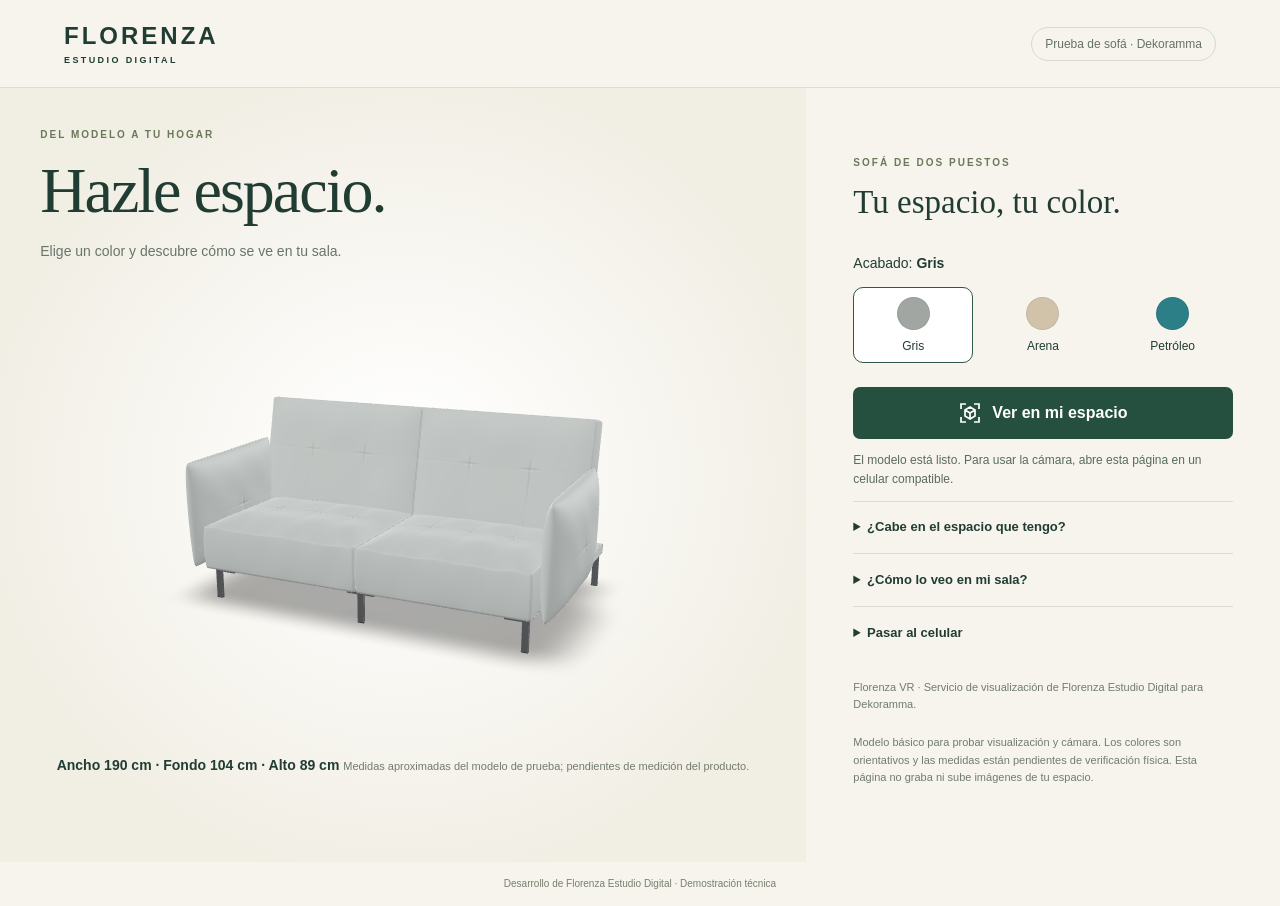
<file: index.html>
<!doctype html>
<html lang="es">
<head>
  <meta charset="utf-8">
  <meta name="viewport" content="width=device-width, initial-scale=1, viewport-fit=cover">
  <meta name="robots" content="noindex,nofollow">
  <meta name="referrer" content="strict-origin-when-cross-origin">
  <title>Florenza · Sofá en tu espacio</title>
  <link rel="stylesheet" href="viewer.css">
  <script type="module" src="model-viewer.min.js"></script>
  <script type="module" src="viewer.js"></script>
</head>
<body>
  <header><a href="index.html" aria-label="Florenza, visor móvil">FLORENZA<span>ESTUDIO DIGITAL</span></a><span class="badge">Prueba de sofá · Dekoramma</span></header>
  <main>
    <section class="preview" aria-label="Vista del sofá">
      <div class="intro"><span class="eyebrow">DEL MODELO A TU HOGAR</span><h1>Hazle espacio.</h1><p>Elige un color y descubre cómo se ve en tu sala.</p></div>
      <model-viewer id="sofa" src="sofa-190-gris.glb" alt="Sofá de dos puestos, modelo de prueba de Blender en color gris" camera-controls touch-action="pan-y" shadow-intensity="1" shadow-softness="1" exposure="1" camera-orbit="25deg 75deg auto" field-of-view="30deg" ar ar-modes="webxr scene-viewer quick-look" ar-scale="fixed" ar-placement="floor" xr-environment loading="eager">
        <div class="ar-palette" aria-label="Colores durante la cámara">
          <strong>Acabado del sofá</strong>
          <div class="colors" role="group" aria-label="Cambiar color en tu espacio">
            <button data-color="gris" aria-pressed="true"><i style="--swatch:#a1a6a3"></i>Gris</button>
            <button data-color="arena" aria-pressed="false"><i style="--swatch:#d1c2aa"></i>Arena</button>
            <button data-color="petroleo" aria-pressed="false"><i style="--swatch:#2c7e87"></i>Petróleo</button>
          </div>
        </div>
        <div class="ar-guidance" role="status"><strong id="ar-step">Busca un piso despejado</strong><span id="ar-tip">Mueve el celular lentamente de lado a lado. Apunta al piso con buena luz.</span></div>
        <div slot="progress-bar" id="progress" role="status">Cargando tu sofá… <span id="percent">0 %</span></div>
        <button slot="ar-button" hidden aria-hidden="true" tabindex="-1">Ver en mi espacio</button>
      </model-viewer>
      <p class="rotate-hint">↻ Para apreciar mejor el sofá, gira el celular horizontalmente antes de abrir la cámara.</p><p class="dimensions">Ancho 190 cm · Fondo 104 cm · Alto 89 cm <span>Medidas aproximadas del modelo de prueba; pendientes de medición del producto.</span></p>
    </section>
    <aside class="controls">
      <span class="eyebrow">SOFÁ DE DOS PUESTOS</span><h2>Tu espacio, tu color.</h2>
      <p class="label">Acabado: <strong id="color-name">Gris</strong></p>
      <div class="colors" role="group" aria-label="Seleccionar color del sofá">
        <button data-color="gris" aria-pressed="true"><i style="--swatch:#a1a6a3"></i>Gris</button>
        <button data-color="arena" aria-pressed="false"><i style="--swatch:#d1c2aa"></i>Arena</button>
        <button data-color="petroleo" aria-pressed="false"><i style="--swatch:#2c7e87"></i>Petróleo</button>
      </div>
      <button id="ar" class="primary" disabled><svg viewBox="0 0 24 24" fill="none" stroke="currentColor" stroke-width="1.7" aria-hidden="true"><path d="M8 3H3v5m13-5h5v5M3 16v5h5m13-5v5h-5M7 9l5-3 5 3v6l-5 3-5-3zM7 9l5 3 5-3m-5 3v6"/></svg>Ver en mi espacio</button>
      <p id="status" role="status" aria-live="polite">Preparando el modelo…</p>
      <button id="retry" class="secondary" hidden>Volver a cargar</button>
      <details class="fit-help"><summary>¿Cabe en el espacio que tengo?</summary>
      <p>Mide el espacio libre con una cinta métrica e ingresa los centímetros. Usa la distancia disponible hasta el primer obstáculo.</p>
      <div class="fit-fields"><label>Ancho libre (cm)<input id="fit-width" type="number" min="1" max="10000" inputmode="decimal" placeholder="Ej. 220"></label><label>Fondo libre (cm)<input id="fit-depth" type="number" min="1" max="10000" inputmode="decimal" placeholder="Ej. 140"></label><label>Altura libre (cm)<input id="fit-height" type="number" min="1" max="10000" inputmode="decimal" placeholder="Ej. 240"></label></div>
      <p id="fit-result" role="status">Completa las tres medidas para compararlas con el sofá de prueba.</p><small>Comparación orientativa en posición frontal. No mide con la cámara ni detecta paredes, objetos o rutas de entrada. Deja espacio para circular.</small></details>
      <details class="help"><summary>¿Cómo lo veo en mi sala?</summary><ol><li>Abre esta página en Safari de iPhone o Chrome de Android.</li><li>Escoge el color y toca «Ver en mi espacio».</li><li>Permite el uso de la cámara y apunta hacia un piso bien iluminado.</li><li>Sigue la indicación del teléfono para colocar el sofá.</li></ol><p>Busca primero un piso despejado y mueve el teléfono lentamente. Una vez colocado, acomoda el sofá con los gestos que indique el visor. En WebXR puedes cambiar el color arriba de la cámara; en el visor nativo de iPhone o Android, vuelve a esta página para escoger otro color. No se escanean ni se guardan planos de la habitación. Puedes seguir viendo el modelo 3D si tu equipo no admite realidad aumentada.</p></details>
      <details class="share"><summary>Pasar al celular</summary><img src="qr.svg" alt="Código QR para abrir este visor en el celular" width="168" height="168"><p><a id="share-link" href="https://dloaiza05.github.io/florenza-sofa-movil/">Abrir el visor móvil</a></p><button id="share" class="secondary">Compartir enlace</button></details>
      <p class="note">Florenza VR · Servicio de visualización de Florenza Estudio Digital para Dekoramma.</p><p class="note">Modelo básico para probar visualización y cámara. Los colores son orientativos y las medidas están pendientes de verificación física. Esta página no graba ni sube imágenes de tu espacio.</p>
    </aside>
  </main>
  <dialog id="camera-notice" aria-labelledby="camera-title">
    <h2 id="camera-title">Antes de abrir tu cámara</h2>
    <p>La cámara permite reconocer el piso y mostrar el sofá en tu espacio. Puedes salir del visor cuando quieras.</p>
    <p>Esta demostración no graba ni envía a nuestros servidores fotos o videos de tu habitación. No solicita tu nombre, correo ni ubicación. El navegador o el visor de Apple o Google pueden gestionar permisos y datos según sus propias políticas.</p>
    <details><summary>Privacidad y condiciones de esta prueba</summary>
      <p>Florenza Estudio Digital facilita esta prueba de Florenza VR para Dekoramma. No se recopila un historial del escaneo ni se crea una cuenta. GitHub aloja la demostración y puede registrar datos de conexión según su política.</p>
      <p>Las medidas y colores son orientativos. El visor no comprueba obstáculos ni sustituye la medición física. El uso de la prueba no supone una compra ni autorización para publicidad. Este aviso no limita los derechos legales del usuario.</p>
      <p>Usa el visor en un espacio donde tengas autorización, evita enfocar personas o documentos privados y comprueba tu entorno antes de moverte. Puedes cerrar la experiencia y revocar el permiso de cámara en la configuración de tu navegador.</p><p>Aceptar este aviso no implica renunciar a conocer, actualizar o rectificar datos, solicitar prueba de autorización, presentar consultas o reclamos y ejercer los demás derechos que correspondan. Cada parte conserva sus obligaciones legales; no se trasladan al visitante.</p><p>La política definitiva de la tienda, la identificación completa del responsable y sus canales de atención están pendientes de aprobación por Dekoramma antes de operar en producción. Consulta comercial: dekoramma@gmail.com.</p>
      <p><a target="_blank" rel="noopener" href="https://docs.github.com/en/site-policy/privacy-policies/github-general-privacy-statement">Privacidad de GitHub</a> · <a target="_blank" rel="noopener" href="https://www.apple.com/legal/privacy/">Apple</a> · <a target="_blank" rel="noopener" href="https://policies.google.com/privacy">Google</a></p>
    </details>
    <label class="camera-consent"><input type="checkbox" id="camera-agree">He leído el aviso y quiero usar la cámara para esta visualización.</label>
    <button id="camera-continue" class="primary" disabled>Aceptar y abrir cámara</button>
    <button id="camera-cancel" class="secondary">Seguir sin cámara</button>
    <small>Después, tu dispositivo pedirá el permiso correspondiente. No se registra esta casilla como una autorización contractual o comercial.</small>
  </dialog>
  <footer>Desarrollo de Florenza Estudio Digital · Demostración técnica</footer>
</body></html>
</file>
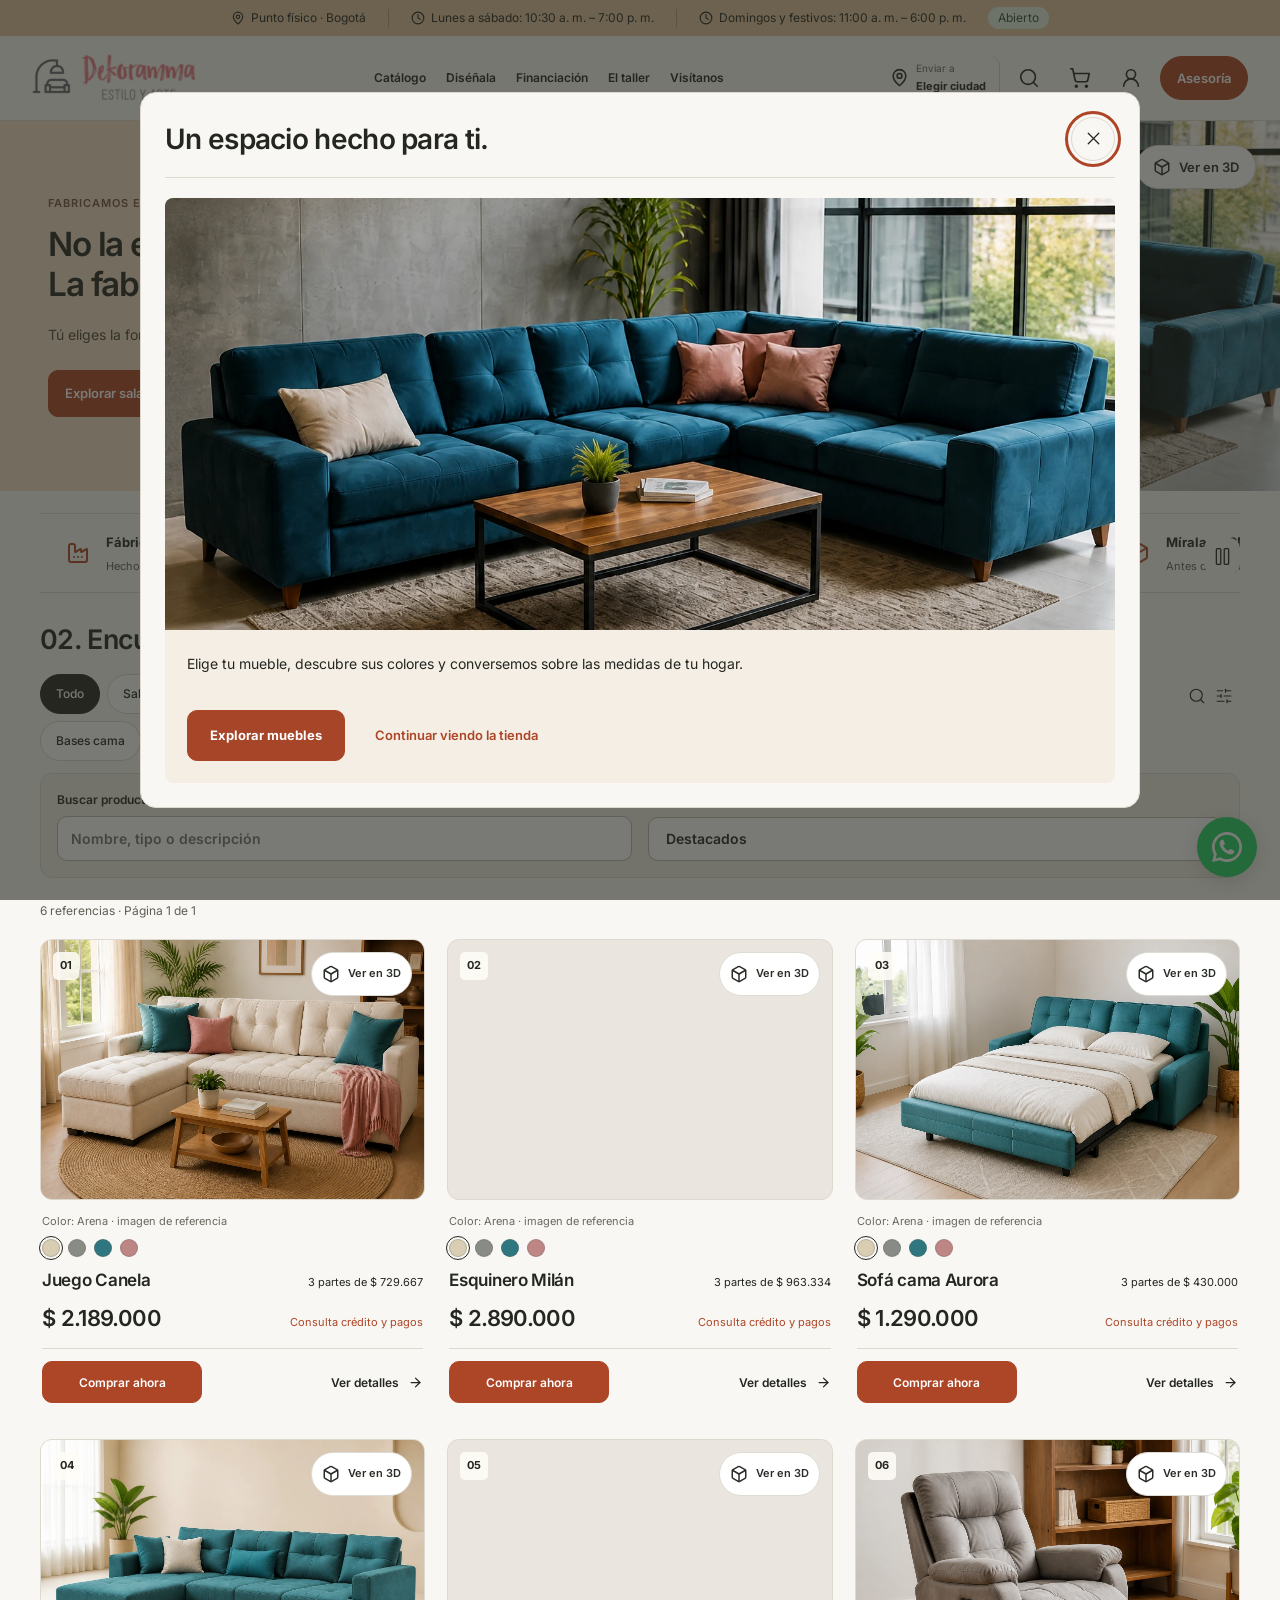
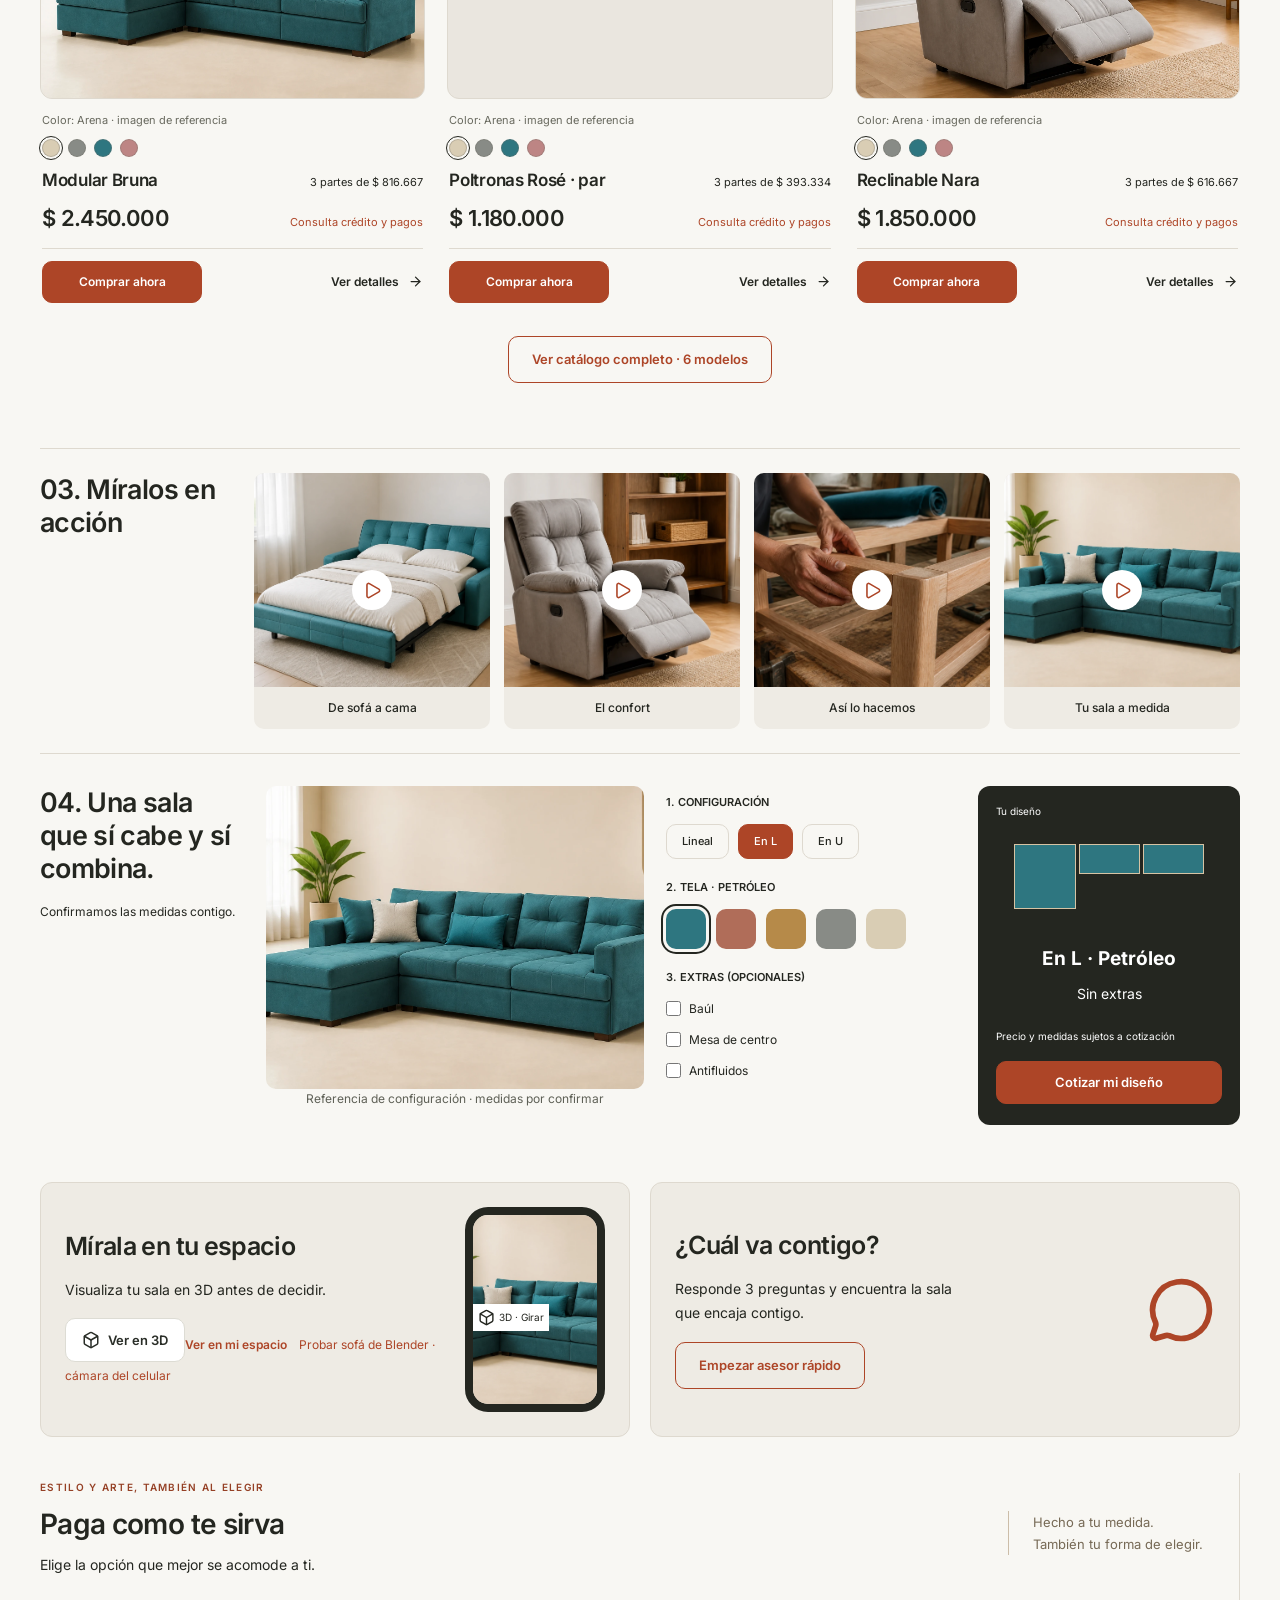
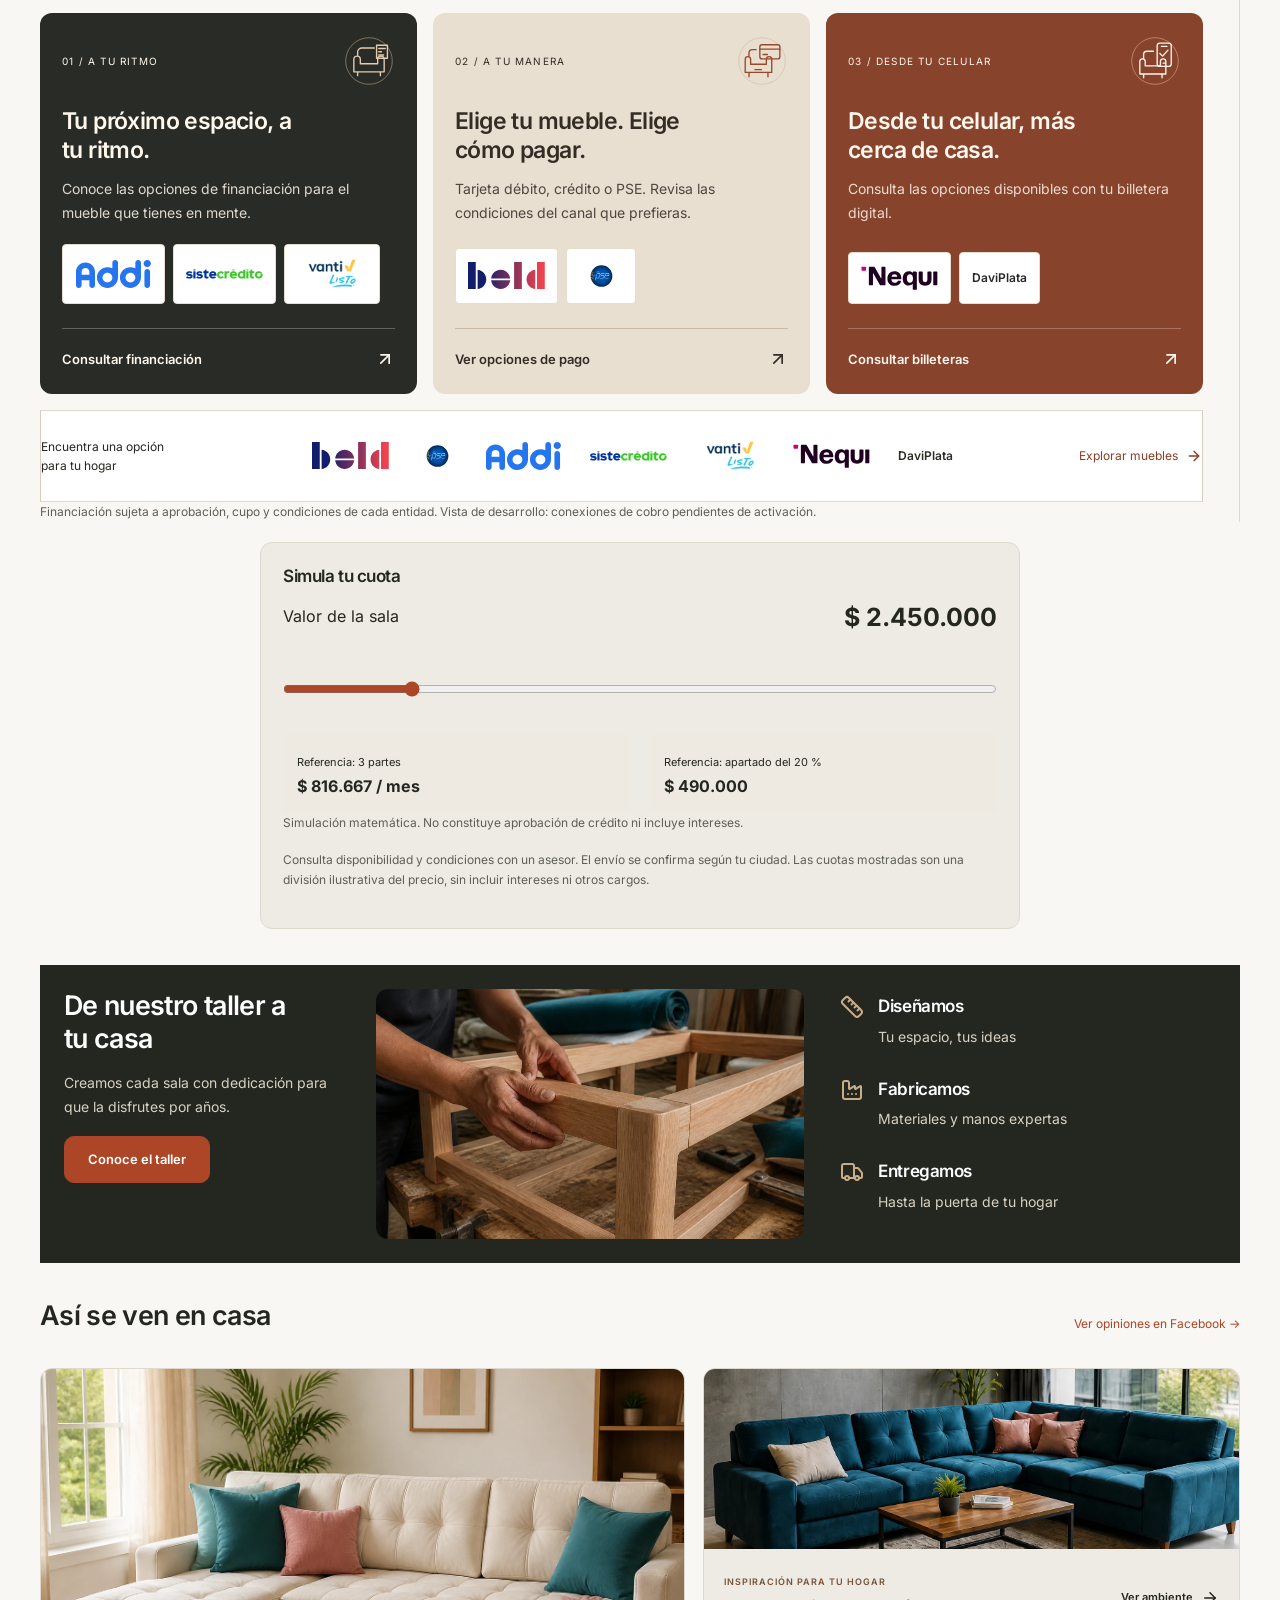
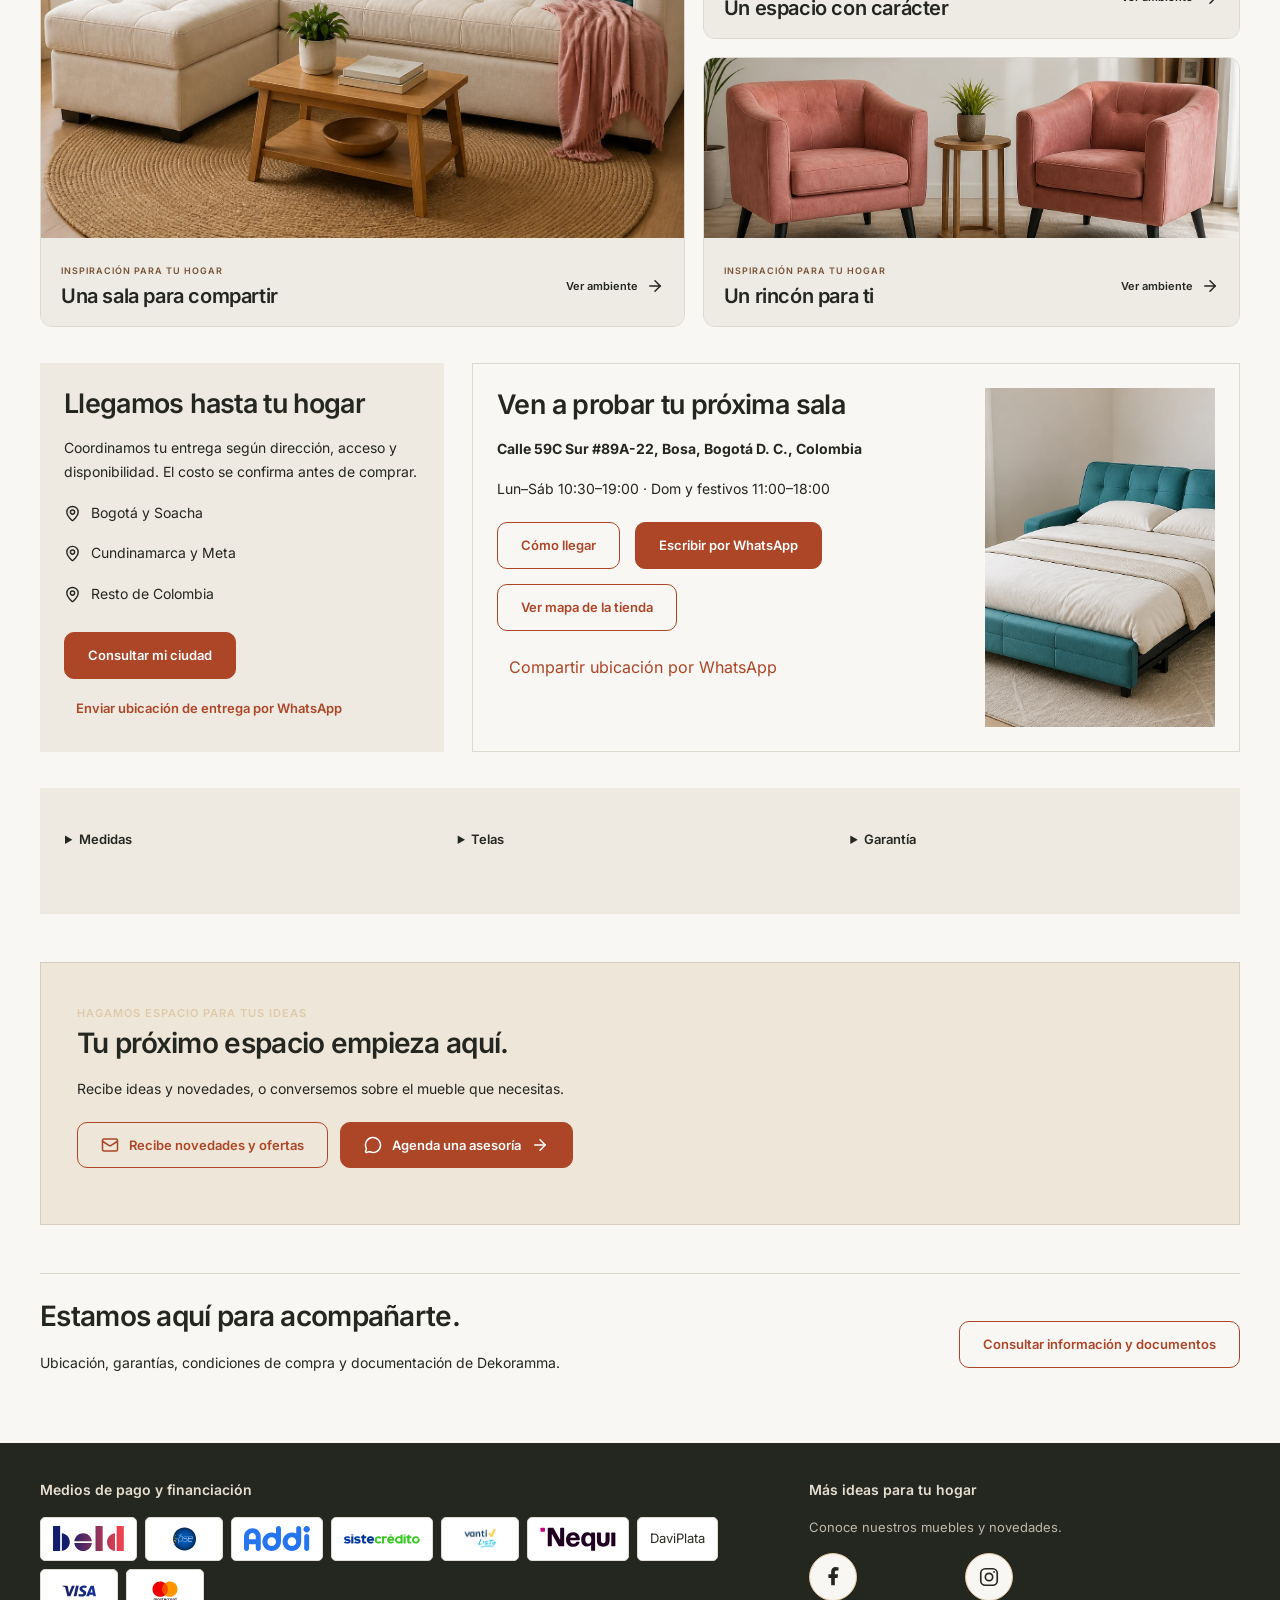
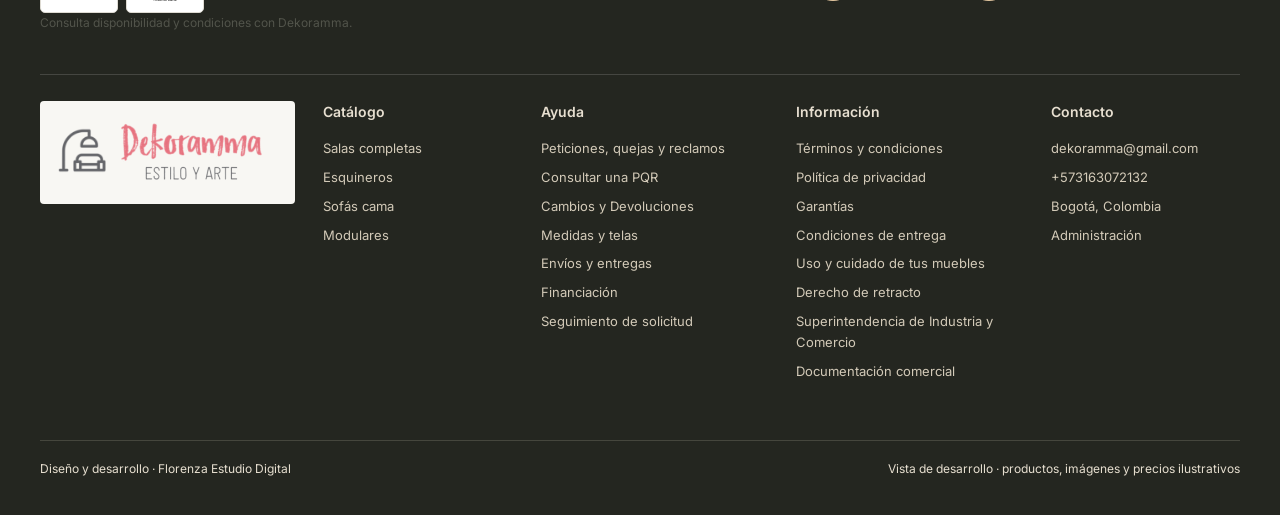
<file: dekoramma.html>
<!doctype html><html lang="es"><head><meta charset="utf-8"><meta name="viewport" content="width=device-width, initial-scale=1"><meta name="robots" content="noindex,nofollow"><meta name="referrer" content="strict-origin-when-cross-origin"><title>Dekoramma · Vista de prueba</title><link rel="icon" type="image/png" href="./dekoramma-icons/favicon-32-transparent-fa17def5c66a.png"><link rel="stylesheet" href="store.css?v=e8e03a4e300c"><script type="module" src="store.js?v=7ec6e91bf826"></script></head><body class="dekoramma-theme"><div id="root"></div></body></html>
</file>
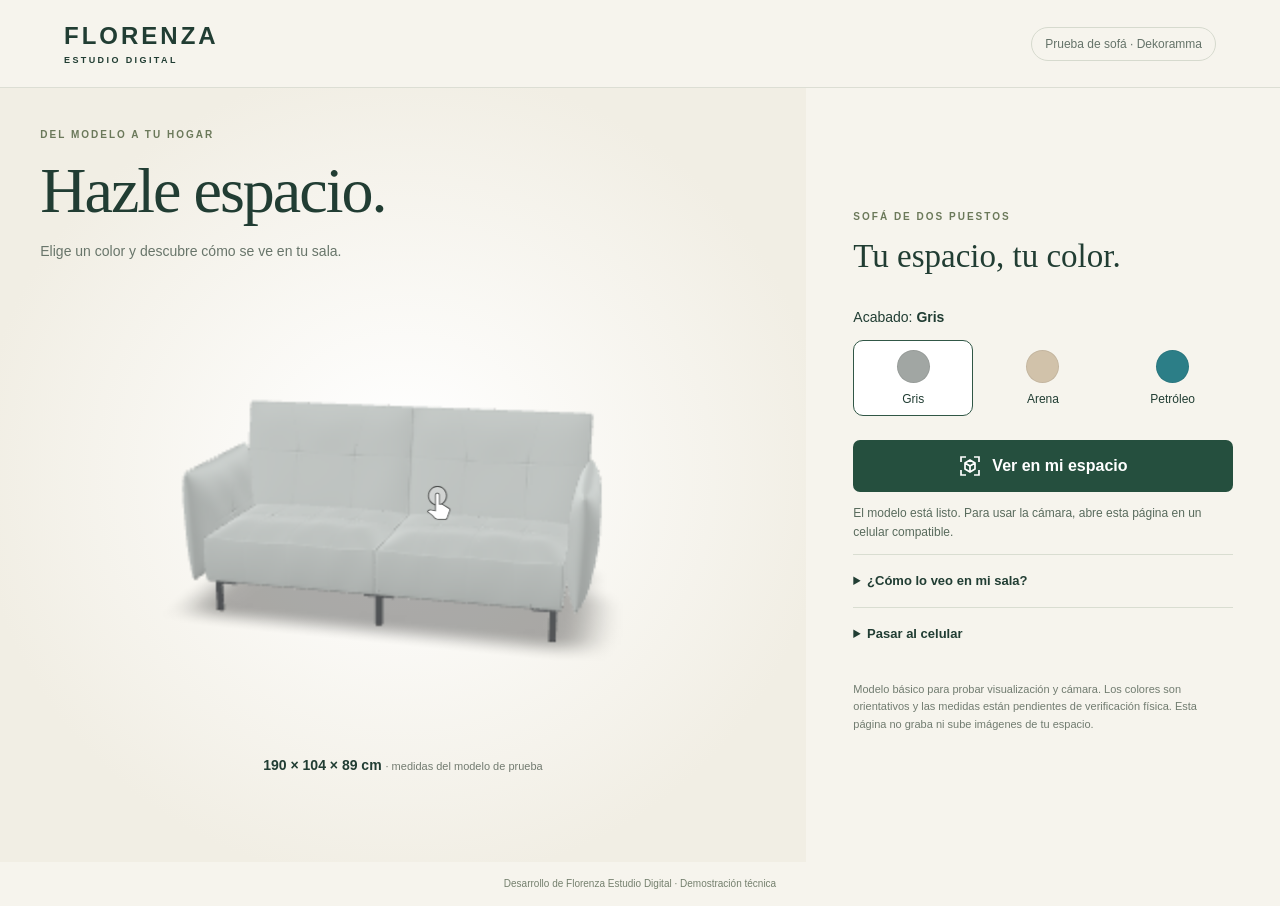
<file: v1.html>
<!doctype html>
<html lang="es">
<head>
  <meta charset="utf-8">
  <meta name="viewport" content="width=device-width, initial-scale=1, viewport-fit=cover">
  <meta name="robots" content="noindex,nofollow">
  <meta name="referrer" content="strict-origin-when-cross-origin">
  <title>Florenza · Sofá en tu espacio</title>
  <link rel="stylesheet" href="v1-viewer.css">
  <script type="module" src="model-viewer.min.js"></script>
  <script type="module" src="v1-viewer.js"></script>
</head>
<body>
  <header><a href="v1.html" aria-label="Florenza, visor móvil">FLORENZA<span>ESTUDIO DIGITAL</span></a><span class="badge">Prueba de sofá · Dekoramma</span></header>
  <main>
    <section class="preview" aria-label="Vista del sofá">
      <div class="intro"><span class="eyebrow">DEL MODELO A TU HOGAR</span><h1>Hazle espacio.</h1><p>Elige un color y descubre cómo se ve en tu sala.</p></div>
      <model-viewer id="sofa" src="sofa-190-gris.glb" alt="Sofá de dos puestos, modelo de prueba de Blender en color gris" camera-controls touch-action="pan-y" shadow-intensity="1" shadow-softness="1" exposure="1" camera-orbit="25deg 75deg auto" field-of-view="30deg" ar ar-modes="webxr scene-viewer quick-look" ar-scale="fixed" ar-placement="floor" xr-environment loading="eager">
        <div slot="progress-bar" id="progress" role="status">Cargando tu sofá… <span id="percent">0 %</span></div>
        <button slot="ar-button" hidden aria-hidden="true" tabindex="-1">Ver en mi espacio</button>
      </model-viewer>
      <p class="dimensions">190 × 104 × 89 cm <span>· medidas del modelo de prueba</span></p>
    </section>
    <aside class="controls">
      <span class="eyebrow">SOFÁ DE DOS PUESTOS</span><h2>Tu espacio, tu color.</h2>
      <p class="label">Acabado: <strong id="color-name">Gris</strong></p>
      <div class="colors" role="group" aria-label="Seleccionar color del sofá">
        <button data-color="gris" aria-pressed="true"><i style="--swatch:#a1a6a3"></i>Gris</button>
        <button data-color="arena" aria-pressed="false"><i style="--swatch:#d1c2aa"></i>Arena</button>
        <button data-color="petroleo" aria-pressed="false"><i style="--swatch:#2c7e87"></i>Petróleo</button>
      </div>
      <button id="ar" class="primary" disabled><svg viewBox="0 0 24 24" fill="none" stroke="currentColor" stroke-width="1.7" aria-hidden="true"><path d="M8 3H3v5m13-5h5v5M3 16v5h5m13-5v5h-5M7 9l5-3 5 3v6l-5 3-5-3zM7 9l5 3 5-3m-5 3v6"/></svg>Ver en mi espacio</button>
      <p id="status" role="status" aria-live="polite">Preparando el modelo…</p>
      <button id="retry" class="secondary" hidden>Volver a cargar</button>
      <details class="help"><summary>¿Cómo lo veo en mi sala?</summary><ol><li>Abre esta página en Safari de iPhone o Chrome de Android.</li><li>Escoge el color y toca «Ver en mi espacio».</li><li>Permite el uso de la cámara y apunta hacia un piso bien iluminado.</li><li>Sigue la indicación del teléfono para colocar el sofá.</li></ol><p>La cámara requiere un dispositivo compatible. Vuelve a esta página para escoger otro color. Puedes seguir viendo el modelo 3D si tu equipo no admite realidad aumentada.</p></details>
      <details class="share"><summary>Pasar al celular</summary><img src="v1-qr.svg" alt="Código QR para abrir este visor en el celular" width="168" height="168"><p><a id="share-link" href="https://dloaiza05.github.io/florenza-sofa-movil/v1.html">Abrir el visor móvil</a></p><button id="share" class="secondary">Compartir enlace</button></details>
      <p class="note">Modelo básico para probar visualización y cámara. Los colores son orientativos y las medidas están pendientes de verificación física. Esta página no graba ni sube imágenes de tu espacio.</p>
    </aside>
  </main>
  <footer>Desarrollo de Florenza Estudio Digital · Demostración técnica</footer>
</body></html>
</file>
<file: viewer.css>
:root{font-family:Arial,Helvetica,sans-serif;color:#213d33;background:#f6f4ed;font-synthesis:none}*{box-sizing:border-box}body{margin:0}header{max-width:1440px;margin:auto;padding:22px 5%;display:flex;justify-content:space-between;align-items:center;border-bottom:1px solid #dcded4}header a{font-size:24px;font-weight:700;letter-spacing:3px;text-decoration:none;color:inherit}header a span{display:block;font-size:9px;letter-spacing:2.4px;margin-top:5px}.badge{font-size:12px;color:#657369;padding:9px 13px;border:1px solid #d6dace;border-radius:30px}main{max-width:1440px;margin:auto;display:grid;grid-template-columns:minmax(0,1.7fr) minmax(310px,1fr);min-height:calc(100svh - 126px)}.preview{position:relative;background:radial-gradient(ellipse at center,#fff 5%,#f1eee4 75%);padding:36px 5% 14px}.intro{position:relative;z-index:1;pointer-events:none}.eyebrow{font-size:10px;letter-spacing:2px;font-weight:700;color:#6b795a}h1{font-family:Georgia,serif;font-weight:400;font-size:clamp(36px,5vw,68px);letter-spacing:-2px;margin:12px 0}h2{font-family:Georgia,serif;font-size:33px;font-weight:400;line-height:1.15;margin:14px 0 30px}p{font-size:14px;line-height:1.6}.intro p{color:#68756a;margin:0}model-viewer{width:100%;height:clamp(310px,54vh,600px);--poster-color:transparent;outline:none}#progress{position:absolute;bottom:8px;left:50%;transform:translateX(-50%);padding:10px 14px;background:#fff;border-radius:25px;color:#496354;font-size:13px;white-space:nowrap}.dimensions{text-align:center;font-weight:700;margin:6px}.dimensions span{font-weight:400;font-size:11px;color:#727b70}.controls{padding:54px 10%;align-self:center}.label{margin-bottom:12px}.colors{display:flex;gap:10px;margin-bottom:24px}.colors button{padding:9px 6px;flex:1;font-size:12px;border:1px solid transparent;border-radius:10px;background:transparent;color:inherit;cursor:pointer}.colors button[aria-pressed=true]{background:white;border-color:#315746}.colors i{display:block;margin:auto auto 9px;width:33px;height:33px;border-radius:50%;background:var(--swatch);box-shadow:inset 0 0 0 1px #0001}.primary,.secondary{cursor:pointer;font:inherit;border-radius:7px;min-height:48px}.primary{width:100%;border:0;background:#254f3e;color:white;font-weight:700;display:flex;gap:10px;align-items:center;justify-content:center;padding:14px}.primary svg{width:24px;height:24px}.primary:disabled{opacity:.5;cursor:wait}.secondary{padding:10px 15px;border:1px solid #b6c3b9;background:white;color:#254f3e}#status{font-size:12px;color:#596b5d;min-height:36px}.help,.share{border-top:1px solid #d9ddd1;padding:15px 0;font-size:13px;line-height:1.7}summary{cursor:pointer;font-weight:700}.help ol{padding-left:20px}.help p,.note{font-size:11px;color:#717c70}.share img{display:block;margin:18px auto 0}.share{text-align:left}.share a{color:#254f3e}.note{margin-top:20px}.note,footer{line-height:1.6}footer{padding:14px;text-align:center;font-size:10px;color:#75806e}button:focus-visible,a:focus-visible,summary:focus-visible{outline:3px solid #ad8c46;outline-offset:4px}[hidden]{display:none!important}@media(max-width:760px){header{padding:15px 20px}header a{font-size:20px}.badge{font-size:10px;padding:7px 8px}main{display:block;min-height:0}.preview{padding:24px 20px 12px}.intro h1{font-size:38px;margin:8px 0}.intro p{font-size:13px}model-viewer{height:36svh;min-height:240px;max-height:430px}.controls{padding:24px 22px}.controls>.eyebrow,.controls h2{display:none}.colors{margin-bottom:18px}.label{margin-top:0}.dimensions{font-size:12px}.dimensions span{display:block}.note{margin-bottom:0}}@media(prefers-reduced-motion:reduce){*{scroll-behavior:auto!important}}

.ar-palette,.ar-guidance{display:none}
model-viewer[ar-status="session-started"] .ar-palette,model-viewer[ar-status="object-placed"] .ar-palette{display:block;position:absolute;top:calc(env(safe-area-inset-top,0px) + 64px);left:50%;transform:translateX(-50%);width:min(300px,85vw);background:#fffffff2;border-radius:18px;padding:12px 16px;box-shadow:0 5px 25px #0002;color:#213d33;pointer-events:auto}
.ar-palette strong{display:block;text-align:center;font-size:12px}.ar-palette .colors{margin:8px 0 0}.ar-palette .colors button{min-height:58px}.ar-palette .colors i{width:26px;height:26px;margin-bottom:5px}
model-viewer[ar-status="session-started"] .ar-guidance,model-viewer[ar-status="object-placed"] .ar-guidance{display:grid;gap:6px;position:absolute;bottom:calc(env(safe-area-inset-bottom,0px) + 32px);left:50%;transform:translateX(-50%);background:#213d33ed;color:white;border-radius:14px;padding:14px 18px;width:min(340px,88vw);font-size:13px;line-height:1.5;pointer-events:none}
.ar-guidance span{font-size:12px}.embedded header,.embedded .intro,.embedded footer,.embedded .share,.embedded .controls>h2,.embedded .controls>.eyebrow{display:none}.embedded main{display:block;min-height:0}.embedded .preview{padding:8px 12px}.embedded model-viewer{height:42svh;min-height:240px;max-height:430px}.embedded .controls{padding:16px 24px}.embedded .controls .note{font-size:10px}
.rotate-hint{display:none}@media(max-width:900px) and (orientation:portrait){.rotate-hint{display:block;text-align:center;font-size:12px;line-height:1.5;color:#46634f;background:#fff9;border-radius:9px;padding:10px;margin:0 0 10px}}@media(max-height:540px) and (orientation:landscape){.embedded main{display:grid;grid-template-columns:1.4fr 1fr}.embedded model-viewer{height:74svh;min-height:180px}.embedded .controls{padding:14px}.ar-palette{max-width:240px}.ar-palette .colors{gap:4px}model-viewer[ar-status="object-placed"] .ar-palette,model-viewer[ar-status="session-started"] .ar-palette{top:12px;left:auto;right:65px;transform:none}.ar-guidance{max-width:280px}}

.fit-help{border-top:1px solid #d9ddd1;padding:15px 0;font-size:13px;line-height:1.6}.fit-help p,.fit-help small{font-size:12px}.fit-fields{display:grid;grid-template-columns:repeat(3,minmax(0,1fr));gap:8px}.fit-fields label{font-size:11px}.fit-fields input{width:100%;margin-top:6px;padding:10px 5px;border:1px solid #a9b6ac;border-radius:6px;font:14px Arial}.fit-help small{color:#596b5d}.dimensions{line-height:1.7}

#camera-notice{width:min(540px,92vw);max-height:90dvh;overflow:auto;border:1px solid #d5d8cd;border-radius:16px;padding:24px;color:#213d33;background:#fffef8}#camera-notice::backdrop{background:#12281dd1}#camera-notice h2{font-size:28px;margin:0 0 16px}#camera-notice p{font-size:13px;line-height:1.6;margin:12px 0}#camera-notice details{font-size:13px;padding:12px;background:#f0f2e9;border-radius:8px}#camera-notice a{color:#254f3e}#camera-notice small{display:block;line-height:1.5;font-size:11px;margin-top:12px;color:#657064}.camera-consent{display:flex;gap:10px;align-items:flex-start;font-size:13px;line-height:1.5;margin:18px 0}.camera-consent input{margin-top:3px;width:20px;height:20px;flex-shrink:0;accent-color:#254f3e}#camera-cancel{width:100%;margin-top:9px}

[hidden]{display:none!important}
</file>
<file: store.css>
.official-payment-action{display:grid;gap:16px;padding:clamp(18px,3vw,26px);border:1px solid #ded6ca;border-radius:16px;background:#fffdf9;color:#29251f}.payment-action-recipient{display:grid;gap:4px}.payment-action-recipient span{color:#6f675e;font-size:.82rem}.payment-action-recipient strong{font-size:clamp(1.05rem,2vw,1.2rem);overflow-wrap:anywhere}.payment-action-route{padding:10px 12px;border-left:3px solid #b9425d;background:#faf1f3;line-height:1.45}.payment-action-reminder{color:#514a43;line-height:1.55}.official-payment-action .payment-action-button{display:inline-flex;align-items:center;justify-content:center;width:100%;min-height:48px;padding:12px 18px;border-radius:10px;text-align:center;text-decoration:none}.official-payment-action .payment-action-button:disabled{cursor:not-allowed;opacity:.58}.payment-action-details{border-top:1px solid #e8e0d6;padding-top:13px;color:#5f574f;font-size:.92rem}.payment-action-details summary{width:fit-content;color:#332e29;cursor:pointer;font-weight:700}.payment-action-details[open] summary{margin-bottom:10px}.payment-action-details p{line-height:1.55}.payment-action-details p+p{margin-top:8px}.payment-action-unavailable{margin:0;padding:14px 16px;border:1px solid #ded6ca;border-radius:10px;background:#f8f4ee;color:#5f574f;line-height:1.5}@media(max-width:520px){.official-payment-action{border-radius:12px}}.furniture-page{max-width:1200px;width:100%;padding:16px 32px 40px;color:#242620}.furniture-page .furniture-masthead{display:flex;justify-content:space-between;align-items:center;gap:24px;padding-bottom:10px;border-bottom:1px solid #ded9cf}.furniture-masthead img{display:block;width:132px;height:62px;object-fit:contain}.furniture-page .back-link{display:inline-flex;align-items:center;gap:8px;font-size:13px;text-decoration:none;min-height:44px}.furniture-skip{position:absolute;left:16px;top:0;transform:translateY(-120%);padding:14px;background:#242620;color:#fff;z-index:10}.furniture-skip:focus{transform:translateY(0)}.furniture-page .furniture-hero{padding:24px 0 16px;max-width:none}.furniture-page .eyebrow{color:#8b381f;font:600 11px/1.6 Inter,Arial,sans-serif;letter-spacing:.08em;text-transform:uppercase;margin:0 0 8px}.furniture-page h1{display:block;text-transform:none;font:600 34px/1.25 Inter,Arial,sans-serif;letter-spacing:-.025em;margin:0 0 10px;max-width:none}.furniture-hero>p:last-child{font-size:15px;line-height:1.65;max-width:840px;margin:0;color:#55564c}.furniture-page .furniture-notice{display:flex;align-items:flex-start;gap:12px;background:#eee8dd;border-left:3px solid #ad4527;padding:14px 18px;margin:16px 0 20px;border-radius:0 8px 8px 0}.furniture-page .viewer-note{padding:0;margin:0;border:0;background:none;font-size:13px;line-height:1.65;color:#242620}.furniture-page .caption{font-size:13px;line-height:1.65;color:#55564c}.furniture-notice .caption{margin:6px 0 0}.furniture-page .furniture-tabs{display:grid;grid-template-columns:repeat(3,minmax(0,1fr));gap:8px;padding:0;margin:0}.furniture-page .furniture-tabs a{display:flex;min-height:44px;gap:10px;border:1px solid #ded9cf;padding:12px 16px;border-radius:6px;font-size:14px;color:#242620;background:#f3f0e9;text-decoration:none;transition:background-color .18s,border-color .18s}.furniture-page .furniture-tabs a[aria-current=page]{background:#242620;border-color:#242620;color:#fff7eb;font-weight:600;text-decoration:none}.furniture-tabs a:hover{border-color:#ad4527}.furniture-tab-arrow{margin-left:auto}.furniture-page h2{text-transform:none;font:600 21px/1.4 Inter,Arial,sans-serif;letter-spacing:-.015em;margin:0 0 12px}.furniture-section-heading .eyebrow{margin-bottom:10px}.furniture-page .furniture-content{max-width:none;margin:0 auto 28px;scroll-margin-top:24px}.furniture-page .furniture-accordion{border:0;border-bottom:1px solid #ded9cf;padding:0;margin:0}.furniture-page .furniture-accordion:first-of-type{border-top:1px solid #ded9cf}.furniture-page .furniture-accordion summary{display:flex;align-items:center;gap:14px;list-style:none;padding:16px 0;font:500 16px/1.6 Inter,Arial,sans-serif;min-height:44px}.furniture-page summary::-webkit-details-marker{display:none}.furniture-section-number{flex-shrink:0;white-space:nowrap;font-size:12px;color:#8b381f;font-weight:500}.furniture-page summary svg{margin-left:auto;transition:transform .18s}.furniture-page details[open] summary svg{transform:rotate(180deg)}.furniture-page summary:hover{color:#8b381f}.furniture-page .furniture-accordion>p{font-size:15px;line-height:1.75;max-width:900px;margin:0;padding:0 32px 18px}.furniture-resources{display:grid;grid-template-columns:1.15fr 1fr;gap:28px;padding:24px;border:1px solid #ded9cf;background:#f0ece3;border-radius:10px}.furniture-page .furniture-resources .legal-section{border:0;padding:0;min-width:0}.furniture-resources h2{font-size:20px}.furniture-resources p,.furniture-resources a{font-size:14px;line-height:1.8}.furniture-page a{text-underline-offset:4px}.furniture-page .furniture-downloads{display:grid;gap:10px;margin:14px 0}.furniture-page .furniture-downloads .button{display:flex;align-items:center;justify-content:flex-start;white-space:normal;height:auto;min-height:48px;padding:14px 16px;font:500 13px/1.6 Inter,Arial,sans-serif;border:1px solid #8a7b68;color:#242620;background:transparent;text-align:left;text-transform:none;letter-spacing:0;border-radius:4px}.furniture-page .furniture-downloads .button:hover{background:#e6dece}.furniture-footer{margin:20px 0 0;font-size:13px;line-height:2}.furniture-page :is(a,summary):focus-visible{outline:3px solid #ad4527;outline-offset:5px;border-radius:3px}@media(max-width:700px){.furniture-page{padding:12px 16px 28px;width:100%}.furniture-page h1{font-size:26px}.furniture-page .furniture-tab-arrow{display:none}.furniture-masthead img{width:112px;height:52px}.furniture-page .back-link{font-size:12px}.furniture-page .furniture-hero{padding:18px 0 14px}.furniture-hero>p:last-child{font-size:15px}.furniture-page .furniture-notice{padding:12px;gap:10px}.furniture-page .furniture-tabs{grid-template-columns:repeat(3,minmax(0,1fr));gap:6px;margin:0}.furniture-page .furniture-tabs a{min-height:44px;padding:10px 6px;flex-direction:column;justify-content:center;gap:6px;font-size:12px;text-align:center;line-height:1.4}.furniture-page .furniture-accordion summary{gap:10px;font-size:14px;padding:14px 0}.furniture-page .furniture-accordion>p{padding:0 0 16px}.furniture-resources{grid-template-columns:1fr;padding:18px 16px;gap:24px}.furniture-page .furniture-resources h2{font-size:20px}}@media(prefers-reduced-motion:reduce){.furniture-page *,.furniture-page *:before{transition:none!important;scroll-behavior:auto!important}}@media print{.furniture-masthead,.furniture-tabs,.furniture-skip{display:none!important}.furniture-page{max-width:none;padding:0}.furniture-resources{display:block}.furniture-page .furniture-accordion>p{display:block!important}}.furniture-originals{border-top:1px solid #ded9cf;padding-top:20px}.furniture-pdf-grid{display:grid;grid-template-columns:repeat(2,minmax(0,1fr));gap:12px}.furniture-pdf-card{display:grid;grid-template-columns:auto minmax(0,1fr);gap:10px 14px;align-items:center;border:1px solid #ded9cf;border-radius:6px;padding:16px;background:#f0ece3}.furniture-pdf-icon{display:grid;justify-items:center;gap:2px;color:#8b381f;font-size:10px;font-weight:600}.furniture-pdf-card h3{font:600 14px/1.5 Inter,Arial,sans-serif;margin:0;text-transform:none}.furniture-pdf-actions{grid-column:2;display:flex;flex-wrap:wrap;align-items:center;gap:10px 16px}.furniture-pdf-actions a,.furniture-pdf-actions .pdf-view{font:500 13px/1.5 Inter,Arial,sans-serif;min-height:44px;display:inline-flex;align-items:center;gap:6px}.furniture-pdf-actions .pdf-view{padding:10px 16px;background:#242620;color:#fff7eb;border-radius:4px;text-decoration:none}.furniture-pdf-actions .pdf-view:hover{background:#454b40}.furniture-pdf-actions [aria-disabled=true]{opacity:.65;pointer-events:none}.furniture-pdf-actions .pdf-error{width:100%;margin:0;color:#8b381f;font-size:13px}@media(max-width:700px){.furniture-pdf-grid{grid-template-columns:1fr}}.furniture-page .furniture-tabs{margin-bottom:20px}.campaign-slide.campaign-slide--charcoal{--campaign-surface: #242620;--campaign-heading: #fff7eb;--campaign-body: #e8dfd1;--campaign-accent: #e1c39b;--campaign-rule: #e1c39b4a;--campaign-button: #ad4527;--campaign-button-hover: #94391f;--campaign-button-text: #fffaf2}.campaign-slide{--campaign-surface-rgb: 69 75 64}.campaign-slide.campaign-slide--sand{--campaign-surface-rgb: 223 208 185}.campaign-slide.campaign-slide--charcoal{--campaign-surface-rgb: 36 38 32}.campaign-slide .campaign-photo img,.campaign-slide .campaign-photo .banner-video{object-fit:var(--campaign-image-fit, cover);object-position:var(--campaign-image-position, center)}.campaign-slide.campaign-layout--image,.campaign-slide.campaign-layout--overlay,.campaign-slide.campaign-layout--card{position:relative;isolation:isolate;display:block}.campaign-slide.campaign-layout--image>.campaign-photo,.campaign-slide.campaign-layout--overlay>.campaign-photo,.campaign-slide.campaign-layout--card>.campaign-photo{position:absolute;inset:0;width:100%;height:100%;min-height:0}.campaign-slide.campaign-layout--image{background:#242620}.campaign-image-link{position:absolute;inset:0;display:block;width:100%;height:100%;padding:0;border:0;border-radius:0;background:transparent;box-shadow:none}.campaign-image-link:hover,.campaign-image-link:disabled{background:transparent;opacity:1}.campaign-image-link picture,.campaign-image-link img{display:block;width:100%;height:100%}.campaign-image-link:focus-visible{outline:3px solid #e1c39b;outline-offset:-7px}.campaign-video-category{position:absolute;width:1px;height:1px;padding:0;overflow:hidden;clip-path:inset(50%)}.campaign-video-category:focus-visible{clip-path:none;width:auto;height:auto;padding:12px;top:14px;left:14px;z-index:4}.campaign-slide.campaign-layout--overlay>.campaign-copy,.campaign-slide.campaign-layout--card>.campaign-copy{position:relative;z-index:2;width:44%;min-height:inherit}.campaign-slide.campaign-layout--overlay>.campaign-copy{background:transparent}.campaign-slide.campaign-layout--overlay:before{content:"";position:absolute;inset:0;z-index:1;pointer-events:none;background:linear-gradient(90deg,rgb(var(--campaign-surface-rgb) / .98) 0%,rgb(var(--campaign-surface-rgb) / .92) 30%,rgb(var(--campaign-surface-rgb) / .68) 46%,transparent 76%)}.campaign-slide.campaign-layout--overlay>.campaign-copy:before,.campaign-slide.campaign-layout--overlay>.campaign-copy:after{display:none}.campaign-slide.campaign-layout--card>.campaign-copy{margin:20px;width:calc(44% - 20px);min-height:0;background:rgb(var(--campaign-surface-rgb) / .96);border-radius:6px;box-shadow:0 10px 32px #17191224}.campaign-slide.campaign-layout--card{display:flow-root}.campaign-slide.campaign-layout--overlay .campaign-photo>.campaign-demo,.campaign-slide.campaign-layout--card .campaign-photo>.campaign-demo{left:auto;z-index:3}.campaign-slide.campaign-layout--overlay .campaign-photo>.campaign-illustration,.campaign-slide.campaign-layout--card .campaign-photo>.campaign-illustration{z-index:3}.campaign-slide.campaign-layout--overlay .campaign-deadline,.campaign-slide.campaign-layout--card .campaign-deadline{left:auto;width:calc(56% - 28px);z-index:3}.campaign-slide--preview button:disabled{opacity:1;cursor:default}@media(min-width:601px){.campaign-slide.campaign-layout--split-left{grid-template-columns:44% 56%}.campaign-slide.campaign-layout--split-left>.campaign-copy{grid-column:1;grid-row:1}.campaign-slide.campaign-layout--split-left>.campaign-photo{grid-column:2;grid-row:1}.campaign-slide.campaign-layout--split-right{grid-template-columns:56% 44%}.campaign-slide.campaign-layout--split-right>.campaign-copy{grid-column:2;grid-row:1}.campaign-slide.campaign-layout--split-right>.campaign-photo{grid-column:1;grid-row:1}}@media(max-width:600px){.campaign-slide.campaign-layout--image,.campaign-slide.campaign-layout--overlay,.campaign-slide.campaign-layout--card{min-height:552px}.campaign-slide.campaign-layout--overlay>.campaign-copy,.campaign-slide.campaign-layout--card>.campaign-copy{width:100%;min-height:0}.campaign-slide.campaign-layout--overlay:before{background:linear-gradient(180deg,rgb(var(--campaign-surface-rgb) / .97) 0%,rgb(var(--campaign-surface-rgb) / .88) 39%,rgb(var(--campaign-surface-rgb) / .2) 67%,transparent 82%)}.campaign-slide.campaign-layout--card>.campaign-copy{margin:14px;width:calc(100% - 28px)}.campaign-slide.campaign-layout--overlay .campaign-photo>.campaign-demo,.campaign-slide.campaign-layout--card .campaign-photo>.campaign-demo{inset:auto 12px 106px}.campaign-slide.campaign-layout--overlay .campaign-deadline,.campaign-slide.campaign-layout--card .campaign-deadline{left:12px;right:12px;width:auto}}.dekoramma-theme .brand-button.brand-button.brand-button{display:inline-flex;align-items:center;justify-content:center;gap:9px;background:var(--accent);color:#fff;border:1px solid var(--accent);font-family:var(--font-ui);font-size:13px;font-weight:600;line-height:1.6;letter-spacing:0;text-transform:none;text-decoration:none;border-radius:var(--radius-control);min-height:44px;padding:12px 16px;box-shadow:none;cursor:pointer;max-width:100%;width:auto;transition:background-color .16s,border-color .16s,color .16s}.dekoramma-theme .brand-button.brand-button.brand-button:hover{filter:none}.dekoramma-theme .brand-button.brand-button.brand-button:focus-visible{outline:3px solid var(--focus);outline-offset:3px}.dekoramma-theme .brand-button.brand-button.brand-button:disabled{opacity:.55;cursor:wait}.dekoramma-theme .brand-button.brand-button.brand-button--secondary{background:transparent;color:var(--ink);border-color:#b9b9ad}.dekoramma-theme .brand-button.brand-button.brand-button--secondary:hover{background:var(--surface-warm)}.dekoramma-theme .brand-button.brand-button.brand-button--danger{background:transparent;color:var(--accent);border-color:var(--accent)}.dekoramma-theme .brand-button.brand-button.brand-button--danger:hover{background:var(--surface-warm)}@media(max-width:600px){.dekoramma-theme .brand-button.brand-button.brand-button{padding:10px 13px;font-size:12px}}@media(prefers-reduced-motion:reduce){.dekoramma-theme .brand-button.brand-button.brand-button{transition:none}}@media(min-width:601px){.dekoramma-theme .pqra-filters>.brand-button{justify-self:start}}.hero-designed{--hero-panel:#242620;--hero-ink:#fff;--hero-muted:#e1c39b;position:relative;isolation:isolate}.hero-designed .hero-image>picture{position:absolute;inset:0;display:block;width:100%;height:100%}.hero-designed .hero-image>picture>img{display:block;width:100%;height:100%;object-fit:cover}.hero-designed.hero-palette--olive{--hero-panel:#454b40;--hero-ink:#fff7eb;--hero-muted:#e1c39b}.hero-designed.hero-palette--sand{--hero-panel:#dfd0b9;--hero-ink:#242620;--hero-muted:#79523a}.hero-designed .hero-copy{background:var(--hero-panel);color:var(--hero-ink)}.hero-designed .hero-copy .eyebrow{color:var(--hero-muted)}.hero-designed.hero-palette--sand .outline.light{color:#242620;border-color:#79523a}.hero-designed.hero-palette--sand .hero-copy p{color:#4d4437}.hero-designed.hero-layout--image{display:block!important}.hero-layout--image .hero-image{width:100%;height:100%;min-height:inherit;background:transparent}.hero-image-link{position:absolute;inset:0;width:100%;height:100%;border:0;background:transparent;padding:0;border-radius:0}.hero-image-link:hover{background:transparent}.hero-image-link:focus-visible{outline:3px solid #ad4527;outline-offset:-4px}.hero-designed.hero-layout--overlay,.hero-designed.hero-layout--card{display:block!important;min-height:430px}.hero-layout--overlay .hero-image,.hero-layout--card .hero-image{position:absolute;inset:0;width:100%;height:100%}.hero-layout--overlay .hero-copy,.hero-layout--card .hero-copy{position:relative;z-index:1;width:48%;height:100%;pointer-events:none}.hero-layout--overlay .hero-copy{background:linear-gradient(90deg,#242620e8,#24262099,transparent);color:#fffaf2;width:60%}.hero-layout--overlay .hero-copy .eyebrow{color:#e1c39b}.hero-layout--overlay .hero-copy .outline.light{color:#fffaf2;border-color:#fffaf2}.hero-layout--overlay .actions,.hero-layout--card .actions{pointer-events:auto}.hero-layout--card .hero-copy{width:42%;height:calc(100% - 48px);margin:24px;padding:24px;display:flex;flex-direction:column;justify-content:center;box-shadow:0 8px 28px #24262022}@media(min-width:601px){.hero-designed.hero-layout--split-right{grid-template-columns:56% 44%}.hero-layout--split-right .hero-copy{grid-column:2;grid-row:1}.hero-layout--split-right .hero-image{grid-column:1;grid-row:1}}@media(max-width:1000px)and (min-width:601px){.hero-designed.hero-layout--overlay,.hero-designed.hero-layout--card{min-height:360px}.hero-layout--card .hero-copy{width:50%;margin:18px;height:calc(100% - 36px);padding:20px 42px}}@media(max-width:600px){.hero-designed .hero-image>picture{position:absolute;inset:0}.hero-designed.hero-layout--image .hero-image{position:absolute;inset:0}.hero-designed.hero-layout--overlay,.hero-designed.hero-layout--card{min-height:553px}.hero-layout--overlay .hero-copy{width:100%;min-height:553px;justify-content:flex-end;background:linear-gradient(0deg,#242620ef,#2426209c 55%,transparent)}.hero-layout--card .hero-copy{position:absolute;bottom:0;width:calc(100% - 32px);height:auto;margin:16px;padding:22px}.hero-designed .hero-image{position:relative}.hero-layout--overlay .hero-image,.hero-layout--card .hero-image{position:absolute}.hero-layout--overlay .hero-copy,.hero-layout--card .hero-copy{display:flex;flex-direction:column}.hero-layout--card .hero-copy h1{font-size:30px}}.hero-designed.hero-palette--champagne{--hero-panel:#F2DFC5;--hero-ink:#242620;--hero-muted:#79523a}.hero-designed.hero-palette--champagne .hero-copy p{color:#4d4437}.hero-designed.hero-palette--champagne .hero-copy .outline.light{color:#242620;border-color:#79523a}.footer-community:has(.dk-social-links){min-width:0}.footer-community nav.dk-social-links{display:grid;grid-template-columns:repeat(auto-fit,148px);width:304px;gap:12px 8px;max-width:100%}.dk-social-links .dk-social-slot{display:block;width:148px;height:48px}.footer-community .dk-social-links a.dk-social-link{box-sizing:border-box;display:flex;position:relative;align-items:center;justify-content:flex-start;gap:0;flex:none;width:48px;height:48px;min-height:48px;padding:0;overflow:hidden;border:1px solid #E1C39B;border-radius:24px;background:#f8f7f3;color:#242620;text-decoration:none;transition:width .28s ease,transform .28s ease,box-shadow .28s ease,background-color .28s ease,color .28s ease}.dk-social-links .dk-social-symbol{display:grid;place-items:center;width:46px;height:46px;flex:0 0 46px}.dk-social-links .dk-social-label{font-size:14px;font-weight:600;white-space:nowrap;opacity:0;transform:translate(-8px);transition:opacity .18s ease,transform .28s ease}@media(hover:hover)and (pointer:fine){.footer-community .dk-social-links a.dk-social-link:hover{width:148px;transform:translateY(-3px);box-shadow:0 6px 14px #2426201f;background:#ad4527;color:#f8f7f3}.dk-social-links .dk-social-link:hover .dk-social-label{opacity:1;transform:translate(0)}}.footer-community .dk-social-links a.dk-social-link:focus-visible{width:148px;background:#f2dfc5;color:#242620;outline:2px solid #AD4527;outline-offset:3px;box-shadow:0 6px 14px #2426201f}.dk-social-links .dk-social-link:focus-visible .dk-social-label{opacity:1;transform:translate(0)}@media(hover:none),(pointer:coarse),(max-width:700px){.footer-community .dk-social-links a.dk-social-link{width:148px}.dk-social-links .dk-social-label{opacity:1;transform:none}}@media(max-width:359px){.footer-community nav.dk-social-links{grid-template-columns:148px}}@media(prefers-reduced-motion:reduce){.footer-community .dk-social-links a.dk-social-link,.dk-social-links .dk-social-label{transition:none;transform:none}.footer-community .dk-social-links a.dk-social-link:hover{transform:none}}.dekoramma-theme .business-hours-bar{display:flex;align-items:center;justify-content:center;flex-wrap:wrap;gap:8px 22px;min-height:36px;padding:6px 16px;box-sizing:border-box;background:#e1c39b;color:#242620;font:400 12px/1.5 Inter;letter-spacing:0}.dekoramma-theme .business-hours-bar :is(summary,span,time){font:inherit;letter-spacing:0;color:inherit}.business-hours-bar .business-hours-place,.business-hours-bar .business-hours-period{display:flex;align-items:center;gap:6px;min-width:0}.business-hours-bar svg{flex:0 0 14px}.business-hours-bar .business-hours-place{font-weight:600}.business-hours-bar .business-hours-details{display:contents}.dekoramma-theme .business-hours-bar .business-hours-details>summary{display:none}.business-hours-bar .business-hours-periods{display:flex;gap:8px 22px;align-items:center}.business-hours-bar .business-hours-period{border-left:1px solid #24262040;padding-left:22px}.business-hours-bar .business-hours-status{font-weight:600}.dekoramma-theme .business-hours-bar .business-hours-status{padding:2px 10px;border-radius:20px;background:#f6eee1;white-space:nowrap}.dekoramma-theme .business-hours-bar .business-hours-status.is-open{background:#e4efdf;color:#285234}.dekoramma-theme .business-hours-bar .business-hours-status.is-closed{background:#f5e5da;color:#743d27}@media(max-width:900px){.dekoramma-theme .business-hours-bar{justify-content:space-between;gap:0 12px}.business-hours-bar .business-hours-details{display:block}.dekoramma-theme .business-hours-bar .business-hours-details>summary{display:flex;align-items:center;gap:6px;cursor:pointer;min-height:24px;padding:0;list-style:none;border-radius:2px}.business-hours-bar summary::-webkit-details-marker{display:none}.business-hours-bar .business-hours-details:not([open])>.business-hours-periods{display:none}.business-hours-bar .business-hours-details[open]{flex-basis:100%;order:2}.business-hours-bar .business-hours-details[open]>summary{justify-content:flex-end}.business-hours-bar .business-hours-periods{display:flex;flex-direction:column;align-items:flex-start;gap:5px;padding:6px 0}.business-hours-bar .business-hours-period{border:0;padding:0}.business-hours-bar .business-hours-chevron{font-size:16px}.business-hours-bar summary:focus-visible{outline:2px solid #242620;outline-offset:3px}}.photo-reveal .photo-button img{transform:scale(1);transition:transform 1.3s cubic-bezier(.2,.65,.3,1);transform-origin:center}.photo-reveal[data-in-view=true] .photo-button img{transform:scale(1.035)}@media(hover:hover){.photo-reveal[data-in-view=true] .photo-button:hover img{transform:scale(1.05)}}@media(prefers-reduced-motion:reduce){.photo-reveal .photo-button img,.photo-reveal[data-in-view=true] .photo-button img,.photo-reveal[data-in-view=true] .photo-button:hover img{transform:none;transition:none}}.gallery.gallery-showcase{grid-template-columns:minmax(0,1.3fr) minmax(0,1fr);gap:18px;margin:24px 0 56px;align-items:stretch}.gallery-showcase .gallery-ambience{position:relative;display:flex;flex-direction:column;min-width:0;overflow:hidden;text-align:left;background:#ebe2d5;color:#242620}.gallery-showcase .gallery-ambience>img{display:block;width:100%;height:180px;aspect-ratio:auto;object-fit:cover;transition:transform .6s ease}.gallery-showcase .gallery-ambience-caption{position:relative;display:flex;justify-content:space-between;align-items:center;gap:16px;padding:18px 22px;width:100%;background:#ebe2d5}.gallery-showcase .gallery-ambience-caption small{display:block;font-size:9px;letter-spacing:.14em;margin-bottom:6px;color:#79563e}.gallery-showcase .gallery-ambience-caption strong{display:block;font:600 clamp(21px,2vw,28px)/1.05 "Barlow Condensed",sans-serif}.gallery-showcase .gallery-ambience-link{display:flex;gap:8px;align-items:center;flex-shrink:0;font-size:11px}.gallery-showcase .gallery-ambience:first-child{grid-row:span 2}.gallery-showcase .gallery-ambience:first-child>img{position:absolute;inset:0;height:100%;width:100%}.gallery-showcase .gallery-ambience:first-child .gallery-ambience-caption{margin-top:auto;padding:60px 28px 28px;background:linear-gradient(transparent,#242620e8);color:#fffaf2}.gallery-showcase .gallery-ambience:first-child small{color:#e1c39b}.gallery-showcase .gallery-ambience:nth-child(3n) .gallery-ambience-caption{background:#8b4632;color:#fffaf2}.gallery-showcase .gallery-ambience:nth-child(3n) small{color:#f1d9bf}.gallery-showcase .gallery-ambience:only-child{min-height:400px;grid-column:1/-1}.gallery-showcase .gallery-ambience:focus-visible{outline:3px solid #ad4527;outline-offset:4px}@media(hover:hover){.gallery-showcase .gallery-ambience:hover>img{transform:scale(1.025)}}@media(max-width:800px){.gallery-showcase .gallery-ambience-caption{padding:16px;flex-wrap:wrap;gap:12px}.gallery-showcase .gallery-ambience-caption small{font-size:8px}.gallery-showcase .gallery-ambience>img{height:155px}}@media(max-width:600px){.gallery.gallery-showcase{grid-template-columns:1fr;gap:16px;margin-bottom:34px}.gallery-showcase .gallery-ambience:first-child{grid-row:auto;min-height:330px}.gallery-showcase .gallery-ambience>img{height:220px}.gallery-showcase .gallery-ambience-caption{flex-wrap:nowrap}.gallery-showcase .gallery-ambience:first-child .gallery-ambience-caption{padding:60px 20px 22px}.gallery-showcase .gallery-ambience-caption strong{font-size:25px}}@media(prefers-reduced-motion:reduce){.gallery-showcase .gallery-ambience>img{transition:none}}.product-media-launchers{display:grid;grid-template-columns:1fr 1fr;gap:14px}.product-media-launch{display:flex;align-items:center;gap:14px;text-align:left;padding:14px;background:#faf8f4;color:#292b24;border:1px solid #d8d0c5;border-radius:8px;min-width:0}.product-media-launch:hover{background:#f0e7db}.product-media-launch img,.product-media-symbol{width:68px;height:68px;object-fit:cover;border-radius:5px;flex-shrink:0}.product-media-symbol{display:grid;place-items:center;background:#eee3d4;color:#a64325;font-size:32px}.product-media-launch strong,.product-media-launch small{display:block}.product-media-launch small{font-weight:400;line-height:1.5;margin-top:6px}.product-media-dialog{box-sizing:border-box;width:min(1100px,calc(100% - 32px));max-height:calc(100dvh - 32px);padding:26px;border:1px solid #ded6ca;border-radius:12px;background:#faf8f4;color:#292b24;overflow:auto;box-shadow:0 20px 90px #0004}.product-media-dialog::backdrop{background:#20221dcc;backdrop-filter:blur(3px)}.product-media-dialog header{display:flex;align-items:flex-start;justify-content:space-between;gap:16px}.product-media-dialog h2{margin:6px 0 12px;font-size:28px}.product-media-dialog header>button{font-size:25px;line-height:1;width:42px;height:42px;padding:5px;flex-shrink:0}.product-media-dialog .eyebrow{margin:0;font-size:11px;line-height:1.5}.product-media-help{max-width:780px;line-height:1.6;font-size:14px}.product-media-workspace{border:0;margin:0;padding:0;min-width:0}.product-media-workspace input[hidden]{display:none}.product-media-toolbar{display:flex;align-items:center;justify-content:space-between;gap:12px;margin:20px 0}.product-media-toolbar strong{font-size:14px}.product-media-dialog button{cursor:pointer}.product-media-dialog button:disabled{opacity:.55;cursor:wait}.product-media-dialog button:focus-visible{outline:3px solid #b9502f;outline-offset:3px}.product-media-tiles{display:grid;grid-template-columns:repeat(3,minmax(0,1fr));gap:16px}.product-media-tile{min-width:0;background:#fff;border:1px solid #dfd7cb;border-radius:8px;overflow:hidden}.product-media-preview{position:relative;background:#eee8df}.product-media-preview img{display:block;width:100%;height:170px;object-fit:contain}.product-media-preview>span{position:absolute;top:10px;left:10px;background:#292b24;color:#fff;padding:5px 9px;border-radius:4px;font-size:12px}.product-media-fields{padding:14px;display:grid;gap:10px}.product-media-fields label{font-size:12px;display:grid;gap:5px;font-weight:600}.product-media-fields input,.product-media-fields select{box-sizing:border-box;width:100%;min-width:0;padding:9px;border:1px solid #d6cebf;border-radius:4px;background:#fff;font:inherit;font-size:14px;font-weight:400;color:#292b24}.product-media-tile-actions{display:flex;flex-wrap:wrap;align-items:center;gap:8px}.product-media-tile-actions button{font-size:12px;padding:9px;min-height:36px}.product-media-remove{border:0;background:transparent;color:#994127;text-decoration:underline;text-underline-offset:3px}.product-media-empty{display:flex;flex-direction:column;align-items:center;justify-content:center;min-height:170px;gap:8px;background:#f5efe6;color:#675442;border:1px dashed #bca88f;border-radius:8px}.product-media-empty:hover{background:#ece0ce}.product-media-empty>span{font-size:32px;font-weight:400}.product-media-empty small{font-weight:400}.product-media-tile video{display:block;width:100%;height:190px;object-fit:contain;background:#242620}.product-media-dialog footer{display:flex;justify-content:space-between;align-items:center;gap:16px;border-top:1px solid #ddd4c6;padding-top:16px;margin-top:24px}.product-media-dialog footer p{font-size:13px;line-height:1.5;max-width:460px}.product-media-dialog footer button{flex-shrink:0}@media(max-width:800px){.product-media-tiles{grid-template-columns:repeat(2,minmax(0,1fr))}.product-media-launchers{grid-template-columns:1fr}.product-media-dialog{padding:20px}}@media(max-width:500px){.product-media-dialog{width:calc(100% - 16px);max-height:calc(100dvh - 16px);padding:16px}.product-media-dialog h2{font-size:23px}.product-media-tiles{grid-template-columns:1fr}.product-media-toolbar,.product-media-dialog footer{align-items:stretch;flex-direction:column}.product-media-preview img{height:210px}.product-media-empty{min-height:110px}.product-media-fields input,.product-media-fields select{font-size:16px}}.product-media-dialog footer{background:transparent;color:inherit;padding-bottom:0}.product-media-dialog .eyebrow{color:#805033}.banner-design-controls{min-width:0;margin:18px 0;padding:18px;border:1px solid #ded4c5;border-radius:12px;background:#fbf8f3;color:#282b22}.banner-design-controls h4{font-size:15px;line-height:1.3;margin:0 0 12px}.banner-design-controls h4:not(:first-child){margin-top:20px}.banner-design-controls .bd-layout-options{display:grid;grid-template-columns:repeat(3,minmax(0,1fr));gap:9px}.banner-design-controls .bd-layout-options>button{display:flex;flex-direction:column;gap:7px;min-width:0;background:#fffdf9;border:1px solid #d9cebe;border-radius:8px;color:#44382d;padding:10px;text-align:left;box-shadow:none;cursor:pointer}.banner-design-controls .bd-layout-options>button[aria-pressed=true],.banner-design-controls .bd-palettes>button[aria-pressed=true]{border-color:#ad4527;box-shadow:0 0 0 2px #ad452724;background:#f7eee2}.banner-design-controls button:focus-visible{outline:3px solid #b98a50;outline-offset:2px}.banner-design-controls .bd-layout-options strong{font-size:12px;line-height:1.3}.banner-design-controls .bd-layout-options small{font-size:10px;font-weight:400;line-height:1.45;color:#786b5b}.banner-design-controls .bd-diagram{display:block;position:relative;overflow:hidden;width:100%;height:65px;border-radius:4px;background:#464c41}.banner-design-controls .bd-photo{position:absolute;inset:0 0 0 44%;background:linear-gradient(145deg,#c5b899 0 48%,#9aab99 48% 76%,#6c8073 76%)}.banner-design-controls .bd-copy{position:absolute;left:7%;top:21%;width:29%;display:grid;gap:4px}.banner-design-controls .bd-copy i{height:4px;background:#f5e5ca;border-radius:1px}.banner-design-controls .bd-copy i:nth-child(2){width:75%;opacity:.65}.banner-design-controls .bd-copy .bd-cta{height:8px;width:55%;margin-top:3px;background:#d2ad7b}.banner-design-controls .bd-diagram--split-right .bd-photo{inset:0 44% 0 0}.banner-design-controls .bd-diagram--split-right .bd-copy{left:auto;right:7%}.banner-design-controls .bd-diagram--overlay .bd-photo,.banner-design-controls .bd-diagram--card .bd-photo,.banner-design-controls .bd-diagram--image .bd-photo{inset:0}.banner-design-controls .bd-diagram--overlay .bd-copy{padding:10px;left:3%;top:11%;width:42%;background:#24262099}.banner-design-controls .bd-diagram--card .bd-copy{padding:9px;left:6%;top:13%;width:40%;background:#f1e4d0;border-radius:3px}.banner-design-controls .bd-diagram--card .bd-copy i{background:#454b40}.banner-design-controls .bd-diagram--image .bd-copy{display:none}.banner-design-controls .bd-palettes{display:flex;gap:8px;flex-wrap:wrap}.banner-design-controls .bd-palettes>button{display:flex;align-items:center;gap:8px;padding:8px 10px;background:#fffdf9;border:1px solid #d9cebe;border-radius:7px;color:#44382d;font-size:12px;cursor:pointer}.banner-design-controls .bd-swatches{display:flex;border:1px solid #cdbfa9;border-radius:20px;overflow:hidden}.banner-design-controls .bd-swatches i{width:12px;height:20px}.banner-design-controls .bd-image-options{display:grid;grid-template-columns:repeat(2,minmax(0,1fr));gap:12px;margin:18px 0 10px}.banner-design-controls .bd-image-options label{min-width:0;font-size:12px;line-height:1.45}.banner-design-controls .bd-image-options select{width:100%;min-width:0;margin-top:6px;font-size:12px}.banner-design-controls .bd-tip,.banner-design-controls .bd-image-guide p{font-size:12px;line-height:1.6;color:#716451;margin:12px 0 0}.banner-design-controls .bd-upload-hint{font-size:12px;line-height:1.6;background:#eee5d7;color:#5d4c39;border-radius:7px;padding:12px;margin:14px 0 0}.banner-design-controls .bd-upload-hint strong{display:block;margin-bottom:3px}.banner-design-controls .bd-image-guide{margin-top:14px;border-top:1px solid #e0d6c8;padding-top:12px}.banner-design-controls .bd-image-guide summary{font-size:12px;font-weight:600;cursor:pointer}@media(max-width:600px){.banner-design-controls{padding:12px}.banner-design-controls .bd-layout-options{grid-template-columns:repeat(2,minmax(0,1fr))}.banner-design-controls .bd-image-options{grid-template-columns:1fr}.banner-design-controls .bd-palettes>button{flex:1 1 40%;justify-content:center}}.content-section-preview{width:100%;min-width:0;margin:18px 0 24px;border:1px solid #dcd2c4;border-radius:14px;overflow:hidden;background:#fbf8f3;color:#282b22}.content-section-preview .csp-caption{display:flex;justify-content:space-between;flex-wrap:wrap;gap:6px 16px;padding:13px 17px;border-bottom:1px solid #ded5c9;font-size:13px;background:#f1e9dd}.content-section-preview .csp-caption>span{font-size:11px;color:#756759}.content-section-preview .csp-scene{padding:16px;overflow:hidden;pointer-events:none}.content-section-preview :is(.csp-banner-copy,.csp-gallery,.csp-workshop,.csp-section-list,.csp-faq,.csp-delivery,.csp-generic) p{font-size:12px;line-height:1.6;margin:7px 0;white-space:pre-line;overflow-wrap:anywhere}.content-section-preview strong{overflow-wrap:anywhere}.content-section-preview .csp-note{font-size:11px;color:#776c60;border-top:1px solid #e5ddd2;padding:10px 17px;margin:0}.content-section-preview .csp-heading{display:block;font-size:clamp(17px,2vw,25px);line-height:1.18;white-space:pre-line;text-transform:uppercase}.content-section-preview .csp-banner{display:grid;grid-template-columns:1fr 1.15fr;min-height:210px;background:#262920;color:#fffaf1;overflow:hidden;border-radius:8px}.content-section-preview .csp-banner-copy{padding:22px;align-self:center;min-width:0}.content-section-preview .csp-banner-copy>small{display:block;margin-bottom:12px;letter-spacing:1px;color:#e7c491;font-size:10px}.content-section-preview .csp-banner-media{position:relative;min-height:160px;min-width:0}.content-section-preview .csp-banner-media>img{width:100%;height:100%;min-height:210px;object-fit:cover;position:absolute;inset:0}.content-section-preview .csp-actions{display:flex;flex-wrap:wrap;gap:6px;margin-top:14px}.content-section-preview .csp-actions>span{padding:8px 10px;font-size:10px;font-weight:700;border:1px solid #eee1ce;background:#a94022;color:#fff}.content-section-preview .csp-actions>span+span{background:transparent}.content-section-preview .csp-discount{display:block;font-size:30px;margin-top:7px;color:#f0c59b}.content-section-preview .csp-discount small{font-size:10px;font-weight:400}.content-section-preview .csp-banner-welcome{background:#f0e8dc;color:#292b24}.content-section-preview .csp-banner-welcome .csp-actions>span{border-color:#a94022}.content-section-preview .csp-image-placeholder{height:100%;min-height:125px;display:flex;flex-direction:column;align-items:center;justify-content:center;gap:8px;background:#e6dfd4;color:#766b60;font-size:11px;padding:15px;text-align:center}.content-section-preview .csp-stack{display:grid;gap:13px}.content-section-preview .csp-hidden{display:block;color:#8b6046;margin:0 0 5px}.content-section-preview .csp-scene:has(>.banner-live-preview){padding:0}.content-section-preview .banner-live-preview button:disabled{opacity:1;cursor:default}.content-section-preview .csp-live-campaign-item+.csp-live-campaign-item{margin-top:16px}.content-section-preview .csp-announcement{padding:8px 12px;background:#e7c89e;text-align:center;font-size:11px}.content-section-preview .csp-nav{display:flex;align-items:center;gap:20px;flex-wrap:wrap;background:#fffaf3;padding:15px}.content-section-preview .csp-nav>.csp-logo{width:105px;max-height:62px;min-height:0;object-fit:contain}.content-section-preview .csp-nav>div{display:flex;align-items:center;gap:12px;flex-wrap:wrap;font-size:11px}.content-section-preview .csp-benefits{display:flex;gap:10px;flex-wrap:wrap}.content-section-preview .csp-benefits article{display:flex;gap:10px;align-items:center;flex:1 1 160px;border:1px solid #e0d6c7;border-radius:8px;padding:14px;font-size:12px}.content-section-preview .csp-benefits svg{flex-shrink:0;color:#aa4628}.content-section-preview .csp-benefits p{font-size:10px;margin:4px 0 0}.content-section-preview .csp-gallery{display:grid;grid-template-columns:repeat(auto-fit,minmax(min(135px,100%),1fr));gap:13px}.content-section-preview .csp-gallery article{min-width:0;font-size:12px}.content-section-preview .csp-environments{display:grid;margin:0}.content-section-preview .csp-environments .gallery-ambience-caption{box-sizing:border-box}.content-section-preview .csp-tile-media{position:relative;aspect-ratio:4/3;margin-bottom:10px;overflow:hidden;border-radius:7px}.content-section-preview .csp-tile-media img{width:100%;height:100%;object-fit:cover}.content-section-preview .csp-reels .csp-tile-media{aspect-ratio:3/4}.content-section-preview .csp-video-badge{position:absolute;bottom:8px;left:8px;display:flex;align-items:center;gap:5px;padding:5px 7px;background:#282b22df;color:#fff;border-radius:5px;font-size:10px}.content-section-preview .csp-workshop{display:grid;grid-template-columns:1fr 1.2fr;gap:20px}.content-section-preview .csp-workshop>img{width:100%;height:100%;max-height:290px;object-fit:cover;border-radius:8px}.content-section-preview .csp-workshop ol{padding-left:20px;font-size:12px}.content-section-preview .csp-workshop li{padding:5px 0}.content-section-preview .csp-section-list,.content-section-preview .csp-faq{display:grid;gap:10px}.content-section-preview .csp-section-list article,.content-section-preview .csp-faq article{border-left:3px solid #b85736;padding:10px 14px;background:#f1ebe1}.content-section-preview .csp-section-list small{display:block;margin-bottom:7px;font-size:10px;color:#806f5d}.content-section-preview .csp-is-hidden{opacity:.6}.content-section-preview .csp-delivery{display:flex;gap:18px;padding:10px;font-size:15px}.content-section-preview .csp-delivery>svg{flex-shrink:0;color:#aa4628}.content-section-preview .csp-city-list{display:flex;gap:6px;flex-wrap:wrap}.content-section-preview .csp-city-list span{font-size:11px;border:1px solid #d9ccba;padding:5px 8px;border-radius:6px}.content-section-preview .responsive-section-preview{padding:14px;min-width:0;background:#eee8df}.content-section-preview .rsp-toolbar{display:flex;gap:6px;flex-wrap:wrap;justify-content:center;margin:0 0 8px}.content-section-preview .rsp-toolbar>button{display:flex;align-items:center;justify-content:center;gap:7px;min-height:38px;padding:8px 12px;border:1px solid #d5c6b4;border-radius:8px;background:#fffaf3;color:#695745;font-size:12px;line-height:1.25;box-shadow:none;cursor:pointer}.content-section-preview .rsp-toolbar>button[aria-pressed=true]{background:#a94022;border-color:#a94022;color:#fff}.content-section-preview .rsp-toolbar>button:focus-visible{outline:3px solid #c79751;outline-offset:2px}.content-section-preview .rsp-device-label{text-align:center;color:#786858;font-size:10px;margin-bottom:10px}.content-section-preview .rsp-available{width:100%;min-width:0;overflow:hidden}.content-section-preview .rsp-canvas{position:relative;margin:0 auto;overflow:hidden;max-width:100%;border-radius:9px;box-shadow:0 1px 7px #3022111a;background:#fbf8f3}.content-section-preview .rsp-frame{display:block;max-width:none!important;min-width:0;border:0;transform-origin:top left;background:#fbf8f3}.content-section-preview .rsp-loading{padding:26px 12px;text-align:center;font-size:12px;color:#786858}.content-section-preview .rsp-scroll-note{display:block;margin-top:9px;text-align:center;font-size:10px;color:#786858}@media(max-width:420px){.content-section-preview .responsive-section-preview{padding:9px}.content-section-preview .rsp-toolbar{gap:4px;flex-wrap:nowrap}.content-section-preview .rsp-toolbar>button{padding:8px 6px;font-size:11px;gap:4px;flex:1;min-width:0}.content-section-preview .rsp-toolbar>button svg{width:14px;flex-shrink:0}}@media(max-width:600px){.content-section-preview .csp-scene{padding:10px}.content-section-preview .csp-banner{grid-template-columns:1fr}.content-section-preview .csp-banner-media{min-height:145px}.content-section-preview .csp-banner-media>img{min-height:145px}.content-section-preview .csp-banner-copy{padding:18px}.content-section-preview .csp-workshop{grid-template-columns:1fr}.content-section-preview .csp-workshop>img{height:150px}.content-section-preview .csp-heading{font-size:19px}}.content-section-preview .csp-campaign{grid-template-columns:44% 56%;min-height:300px;border-radius:0}.content-section-preview .csp-campaign--clay{background:#454b40;color:#fff7eb}.content-section-preview .csp-campaign--clay .csp-banner-copy>p{color:#e8dfd1}.content-section-preview .csp-campaign--clay .csp-banner-copy>small,.content-section-preview .csp-campaign--clay .csp-discount{color:#e1c39b}.content-section-preview .csp-campaign--clay .csp-actions>span{background:#e1c39b;border-color:#e1c39b;color:#242620}.content-section-preview .csp-campaign--sand{grid-template-columns:56% 44%;background:#dfd0b9;color:#242620}.content-section-preview .csp-campaign--sand .csp-banner-media{grid-column:1;grid-row:1}.content-section-preview .csp-campaign--sand .csp-banner-copy{grid-column:2;grid-row:1}.content-section-preview .csp-campaign--sand .csp-banner-copy>p{color:#4d4437}.content-section-preview .csp-campaign--sand .csp-banner-copy>small,.content-section-preview .csp-campaign--sand .csp-discount{color:#79523a}.content-section-preview .csp-campaign--sand .csp-actions>span{background:#ad4527;border-color:#ad4527}.content-section-preview .csp-campaign .csp-actions>span{display:flex;align-items:center;gap:12px}.content-section-preview .csp-campaign .csp-banner-copy{padding:28px}.content-section-preview .csp-campaign .csp-banner-media{min-height:230px}.content-section-preview .csp-campaign .csp-banner-media>img{min-height:230px}.content-section-preview .csp-campaign .csp-video-badge{bottom:48px}.content-section-preview .csp-campaign-demo{position:absolute;top:12px;left:12px;right:12px;width:fit-content;font-size:9px;padding:5px 8px;background:#242620dc;color:#fff7eb}.content-section-preview .csp-campaign-deadline{position:absolute;bottom:0;left:0;right:0;display:flex;align-items:center;justify-content:space-between;gap:12px;flex-wrap:wrap;background:#242620f0;color:#fff7eb;padding:10px 14px;font-size:10px}.content-section-preview .csp-campaign-deadline>span:last-child{text-decoration:underline}@media(max-width:600px){.content-section-preview .csp-campaign,.content-section-preview .csp-campaign--sand{grid-template-columns:1fr}.content-section-preview .csp-campaign--sand .csp-banner-copy,.content-section-preview .csp-campaign--sand .csp-banner-media{grid-column:auto;grid-row:auto}.content-section-preview .csp-campaign .csp-banner-copy{padding:22px}.content-section-preview .csp-campaign .csp-banner-media,.content-section-preview .csp-campaign .csp-banner-media>img{min-height:200px}.content-section-preview .csp-campaign-deadline{font-size:9px;padding:8px 10px}}.banner-studio{width:100%;min-width:0}.banner-studio .bs-entry{display:grid;grid-template-columns:minmax(140px,32%) minmax(0,1fr);width:100%;padding:0;overflow:hidden;border:1px solid #d8cbb8;border-radius:12px;background:#fcf8f0;color:#282b22;text-align:left;box-shadow:none;cursor:pointer}.banner-studio .bs-entry-image{display:grid;place-items:center;min-height:160px;background:#d8cbb7;color:#78654e}.banner-studio .bs-entry-image img{width:100%;height:100%;max-height:235px;object-fit:cover}.banner-studio .bs-entry-copy{display:flex;flex-direction:column;align-items:start;gap:9px;padding:22px;min-width:0}.banner-studio .bs-entry-copy>small{font-size:10px;letter-spacing:.13em;color:#887051}.banner-studio .bs-entry-copy>strong{font-size:19px;line-height:1.2;white-space:pre-line;overflow-wrap:anywhere}.banner-studio .bs-entry-copy>span{font-size:12px;line-height:1.5;font-weight:400;color:#756852}.banner-studio .bs-entry-copy>b{display:flex;align-items:center;gap:9px;margin-top:3px;padding:10px 13px;background:#ad4527;color:#fffaf2;border-radius:7px;font-size:13px}.bs-dialog{padding:0;border:1px solid #d8cbb8;border-radius:15px;background:#f7f3eb;color:#282b22;width:min(1480px,96vw);max-width:96vw;max-height:94dvh;margin:auto;overflow:hidden;box-shadow:0 25px 100px #15150f5c}.bs-dialog::backdrop{background:#242620ad;backdrop-filter:blur(3px)}.bs-window{display:flex;flex-direction:column;max-height:94dvh;min-height:0}.bs-header{display:flex;align-items:center;justify-content:space-between;gap:20px;padding:19px 25px;background:#fffaf3;border-bottom:1px solid #ded3c3;flex-shrink:0}.bs-header small{font-size:9px;letter-spacing:.16em;color:#886948}.bs-header h2{font-size:27px;line-height:1.1;margin:4px 0;text-transform:none}.bs-header p{font-size:12px;line-height:1.5;margin:6px 0 0;color:#766950}.bs-dialog .bs-close{display:grid;place-items:center;flex-shrink:0;padding:0;width:40px;height:40px;border:1px solid #d9cbb7;border-radius:8px;background:transparent;color:#514431}.bs-workspace{display:grid;grid-template-columns:320px minmax(0,1fr);gap:20px;padding:18px;min-height:0;overflow:hidden;align-items:start}.bs-controls{min-width:0;max-height:calc(94dvh - 215px);overflow-y:auto;overscroll-behavior:contain;padding-right:5px}.bs-steps{position:sticky;top:0;z-index:2;display:grid;grid-template-columns:repeat(3,minmax(0,1fr));gap:5px;padding:0 0 11px;background:#f7f3eb}.bs-dialog .bs-steps>button{min-width:0;display:flex;flex-direction:column;align-items:center;justify-content:center;gap:6px;padding:10px 5px;min-height:68px;border:1px solid #d8cbb8;border-radius:8px;background:#fffaf3;color:#69533c;font-size:11px;line-height:1.2}.bs-dialog .bs-steps>button[aria-pressed=true]{color:#fffaf3;background:#454b40;border-color:#454b40}.bs-steps>button span{display:flex;gap:4px;align-items:center;justify-content:center;flex-wrap:wrap}.bs-steps>button small{font-size:9px;opacity:.7}.bs-step-content h3{font-size:17px;margin:8px 0 10px}.bs-dialog .bs-help{font-size:12px;line-height:1.6;color:#7d6e56;margin:8px 0 13px}.bs-dialog .bs-upload-guide{font-size:11px;line-height:1.6;padding:11px;border-radius:7px;background:#ebe2d4;color:#715e44}.bs-upload-guide strong{display:block}.bs-dialog .bs-field{display:flex;flex-direction:column;gap:6px;font-size:12px;font-weight:600;margin:15px 0;color:#4f4232;min-width:0}.bs-dialog .bs-field input,.bs-dialog .bs-field textarea,.bs-dialog .bs-field select{width:100%;min-width:0;max-width:100%;font-size:13px;line-height:1.4;background:#fffdf9;color:#282b22;border:1px solid #d7c8b4;border-radius:6px;padding:10px;box-sizing:border-box}.bs-dialog .bs-field textarea{resize:vertical;min-height:62px}.bs-mobile-upload{margin-top:15px;border-top:1px solid #ded2c0;padding-top:13px;font-size:12px}.bs-mobile-upload summary{cursor:pointer;font-weight:600;line-height:1.5}.bs-dialog .bs-next,.bs-dialog .bs-secondary{display:flex;align-items:center;justify-content:center;gap:8px;width:100%;font-size:12px;line-height:1.4;padding:11px;margin:16px 0 5px;border-radius:7px;white-space:normal}.bs-dialog .bs-next{background:#ad4527;color:#fffaf3;border:1px solid #ad4527}.bs-dialog .bs-secondary{background:#f2e8d9;color:#795334;border:1px solid #d8c7ae}.bs-dialog .banner-design-controls{padding:0;margin:8px 0;border:0;background:transparent}.bs-dialog .banner-design-controls .bd-layout-options{grid-template-columns:repeat(2,minmax(0,1fr))}.bs-dialog .banner-design-controls .bd-image-options{grid-template-columns:1fr}.bs-dialog .banner-design-controls h4{font-size:13px}.bs-dialog .banner-design-controls .bd-palettes>button{flex:1 1 43%;justify-content:center}.bs-dialog .bs-image-only{display:flex;flex-direction:column;align-items:start;gap:9px;border:1px solid #dfd0bd;border-radius:9px;background:#eee3d2;padding:17px;font-size:13px}.bs-image-only p{font-size:12px;line-height:1.6;margin:0}.bs-preview.content-section-preview{align-self:start;margin:0;min-width:0;border-radius:11px;max-height:calc(94dvh - 215px);overflow-y:auto;overscroll-behavior:contain;background:#fffaf3}.bs-preview-heading{display:flex;justify-content:space-between;align-items:center;flex-wrap:wrap;gap:7px;padding:14px 17px;background:#fffaf3;border-bottom:1px solid #ded3c3}.bs-preview-heading strong{font-size:14px}.bs-preview-heading span{font-size:10px;color:#837259}.bs-preview .responsive-section-preview{padding:15px;background:#ece5da}.bs-preview-note{font-size:11px;line-height:1.6;padding:0 17px;color:#827159}.bs-footer{display:flex;align-items:center;justify-content:space-between;gap:18px;padding:15px 23px;border-top:1px solid #ded3c3;background:#fffaf3;flex-shrink:0}.bs-footer p{font-size:12px;line-height:1.5;color:#71624e;max-width:570px;margin:0}.bs-dialog .bs-footer button{border-radius:7px;padding:13px 18px;background:#ad4527;color:#fffaf3;font-size:13px;white-space:nowrap}.bs-dialog button:focus-visible,.banner-studio .bs-entry:focus-visible{outline:3px solid #bb935b;outline-offset:3px}@media(max-width:1000px){.bs-dialog,.bs-window{max-height:96dvh}.bs-workspace{display:flex;flex-direction:column;overflow-y:auto;gap:14px;padding:13px}.bs-preview.content-section-preview{order:-1;width:100%;max-height:380px;flex-shrink:0}.bs-controls{max-height:none;overflow:visible;width:100%;padding:0}.bs-steps{position:static}.bs-dialog .banner-design-controls .bd-layout-options{grid-template-columns:repeat(3,minmax(0,1fr))}.bs-preview .responsive-section-preview{padding:9px}.bs-header{padding:14px 18px}.bs-header h2{font-size:24px}.bs-footer{padding:12px 17px}}@media(max-width:600px){.banner-studio .bs-entry{grid-template-columns:110px minmax(0,1fr)}.banner-studio .bs-entry-copy{padding:15px;gap:7px}.banner-studio .bs-entry-copy>strong{font-size:16px}.banner-studio .bs-entry-copy>span{font-size:11px}.banner-studio .bs-entry-copy>b{font-size:11px;padding:9px}.banner-studio .bs-entry-image{min-height:185px}.bs-dialog{width:98vw;max-width:98vw;border-radius:10px}.bs-header h2{font-size:22px}.bs-header p{font-size:11px}.bs-preview.content-section-preview{max-height:285px}.bs-preview-heading{padding:10px 12px}.bs-preview-heading strong{font-size:12px}.bs-preview-heading span{font-size:9px}.bs-preview-note{display:none}.bs-workspace{padding:10px}.bs-dialog .banner-design-controls .bd-layout-options{grid-template-columns:repeat(2,minmax(0,1fr))}.bs-footer{flex-direction:column;align-items:stretch;gap:8px;padding:10px 13px}.bs-footer p{font-size:10px}.bs-dialog .bs-footer button{padding:11px;font-size:12px}.bs-dialog .bs-steps>button{min-height:56px;flex-direction:row;gap:5px}.bs-steps>button span{flex-wrap:nowrap}}.payment-setup{max-width:1200px}.payment-setup header{max-width:780px}.payment-setup-tabs{display:flex;gap:10px;flex-wrap:wrap;margin:24px 0}.payment-setup-tabs button{display:grid;justify-items:start;gap:8px;background:#fff;color:#292c24;border:1px solid #d8cbb9;border-radius:10px;padding:14px;min-width:135px;flex:1}.payment-setup-tabs button[aria-pressed=true]{background:#eee7da;border:2px solid #a74627}.payment-setup-tabs .payment-brand{max-width:100px;height:32px}.payment-setup-columns{display:grid;grid-template-columns:minmax(0,1.2fr) minmax(280px,1fr);gap:28px}.payment-setup section{display:grid;gap:14px}.payment-setup section h3{margin:15px 0 0}.payment-setup label:not(.check){display:grid;gap:8px}.payment-setup input:not([type=checkbox]){width:100%;min-width:0}.payment-setup .check{align-items:start}.payment-setup .check input{margin-top:4px;flex-shrink:0}.payment-setup-preview{background:#f3ede3;border:1px solid #d8cbb9;padding:24px;border-radius:14px;align-self:start;min-width:0}.payment-setup-preview>span{display:block;margin-bottom:20px}.payment-setup-preview li{margin:10px 0}.payment-legacy{padding:14px;background:#f6f2eb;border-radius:8px}.payment-legacy a{overflow-wrap:anywhere}.payment-legacy button{margin-top:12px}.payment-setup>button{margin-top:24px}.official-payment-action{display:grid;gap:12px}.official-payment-action p{margin:0}.official-payment-action small{line-height:1.5}.payment-setup .actions{flex-wrap:wrap;gap:14px}@media(max-width:800px){.payment-setup-columns{grid-template-columns:minmax(0,1fr)}.payment-setup-preview{padding:18px}.payment-setup-tabs button{min-width:120px}}.payment-setup .eyebrow{color:#835334}.payment-setup-columns{align-items:start}.payment-setup-tabs{display:grid;grid-template-columns:repeat(4,minmax(0,1fr))}.payment-setup-tabs button{min-width:0}.payment-setup-tabs button:last-child .payment-brand-name{font-weight:700;font-size:18px}.payment-setup-tabs button:last-child>span:last-child{display:none}@media(max-width:650px){.payment-setup-tabs{grid-template-columns:repeat(2,minmax(0,1fr))}}.integration-sections{display:flex;gap:8px;flex-wrap:wrap;margin:0 0 22px}.integration-sections button{background:#fff;border:1px solid #d8cbb9;border-radius:8px;color:#292c24;padding:12px 18px}.integration-sections button[aria-pressed=true]{background:#292c24;color:#fff;border-color:#292c24}.integration-bank-grid,.integration-id-grid{display:grid;grid-template-columns:repeat(2,minmax(0,1fr));gap:16px;margin:22px 0}.integration-bank-grid a{display:grid;gap:7px;background:#f5f0e8;padding:18px;border-radius:10px;color:#292c24}.integration-bank-grid small{color:#835334}.integration-id-card{border:1px solid #d8cbb9;padding:20px;border-radius:12px;min-width:0}.integration-id-card h3{margin:0 0 12px!important}.integration-id-card label{display:grid;gap:8px}.integration-id-card .actions{display:flex;margin-top:14px}.integration-status{display:inline-block;padding:6px 10px;background:#eee7da;border-radius:6px;margin-bottom:16px;font-size:12px;color:#524a3c}.terminal-payment-info{padding:18px;border:1px solid #d8cbb9;border-radius:10px;margin:16px 0}.terminal-payment-info p{margin:10px 0}.payment-setup>label{margin-top:20px}.payment-setup input,.payment-setup select{font-size:16px}.integration-id-card a{overflow-wrap:anywhere}@media(max-width:700px){.integration-bank-grid,.integration-id-grid{grid-template-columns:minmax(0,1fr)}.integration-sections button{padding:10px 12px;flex:1 1 40%}}.pay-wizard{padding:clamp(18px,3vw,38px)}.pay-wizard .eyebrow{color:#7c4a32}.pay-step .check input{width:18px;height:18px;flex:none;accent-color:#a94424}.pay-wizard-heading{display:flex;align-items:flex-start;justify-content:space-between;gap:20px}.pay-wizard-heading h2{margin:.4em 0}.pay-wizard-heading p{max-width:65ch}.pay-status{background:#eee7db;color:#614828;border:1px solid #d7c4a8;border-radius:20px;padding:8px 14px;white-space:nowrap;font-size:13px;font-weight:600}.pay-wizard-layout{display:grid;grid-template-columns:minmax(0,1.4fr) minmax(290px,1fr);gap:28px;align-items:start;margin-top:24px}.pay-wizard-steps{display:grid;gap:16px}.pay-step{display:grid;grid-template-columns:34px minmax(0,1fr);gap:15px;border:1px solid #ded5c7;padding:22px;background:#fff}.pay-step h3{margin:3px 0 12px}.pay-step-number{display:grid;place-items:center;width:32px;height:32px;border-radius:50%;background:#292d24;color:#fff;font-weight:700}.pay-step small{display:block;line-height:1.6;color:#64665b;margin-top:10px}.pay-step label:not(.check){display:grid;gap:7px;margin:16px 0}.pay-step input:not([type=checkbox]){width:100%;min-width:0}.pay-step .check{align-items:flex-start;line-height:1.6;margin:0 0 18px}.pay-wizard-preview{background:#f3eee5;border:1px solid #ded5c7;padding:24px;position:sticky;top:24px}.pay-wizard-preview h3{margin:12px 0}.pay-wizard-preview textarea{width:100%;margin-top:14px;font-size:13px;resize:vertical}.pay-request-status{border-top:1px solid #cfc4b1;margin:22px 0;padding-top:20px}.pay-request-status small{display:block;overflow-wrap:anywhere;margin-top:10px}.pay-request-status p{font-size:13px;line-height:1.5}.pay-feedback{border-left:3px solid #6b7558;background:#eff1e9;padding:15px}.pay-technical{border-top:1px solid #d7cebf;margin-top:30px;padding-top:20px}.pay-technical>summary{font-weight:600;cursor:pointer}.pay-technical>.admin-card{margin-top:20px}.pay-wizard .error button{margin:12px;display:block}.pay-wizard button:disabled{cursor:not-allowed;opacity:.65}@media(max-width:950px){.pay-wizard-layout{grid-template-columns:1fr}.pay-wizard-preview{position:static}.pay-wizard-heading{flex-direction:column}}@media(max-width:540px){.pay-step{padding:16px;gap:10px;grid-template-columns:28px minmax(0,1fr)}.pay-step-number{width:26px;height:26px}.pay-step .actions{flex-direction:column;align-items:flex-start}.pay-wizard-preview{padding:18px}.pay-status{white-space:normal}}.publication-approval-dialog{width:min(680px,calc(100vw - 32px));max-height:90vh;overflow:auto;border:1px solid #d8cbb9;border-radius:16px;padding:28px;background:#faf8f3;color:#292c24}.publication-approval-dialog::backdrop{background:#191d17bf}.publication-approval-dialog h2{margin:14px 0}.publication-approval-dialog label{display:grid;gap:10px;margin-top:24px}.publication-approval-dialog textarea{min-height:110px;width:100%;font-size:14px;resize:vertical}.publication-approval-dialog .actions{display:flex;gap:12px;flex-wrap:wrap;margin-top:18px}.publication-digest{overflow-wrap:anywhere;font-size:13px}.brand-guide{padding:18px;border:1px solid var(--line);background:#f8f7f3;margin:16px 0}.brand-guide summary{font-weight:600;cursor:pointer}.brand-swatches{display:flex;flex-wrap:wrap;gap:12px;margin:18px 0}.brand-swatches>div{display:grid;gap:5px;min-width:105px;font-size:12px}.brand-swatches span{height:42px;border:1px solid #ded9cf;border-radius:6px}.brand-type{display:flex;gap:36px;align-items:center}.brand-type h3{font-family:var(--font-ui,Inter,Arial,sans-serif);font-size:28px;margin:0}.brand-type p{margin:4px 0}.section-draft-tools{display:flex;gap:12px;align-items:center;flex-wrap:wrap;margin:12px 0}.section-draft-note{font-size:13px;color:#68695e}.restore-section-dialog{border:0;max-width:500px;width:calc(100% - 32px);padding:28px;background:#f8f7f3}.restore-section-dialog::backdrop{background:#24262099}.restore-section-dialog .actions{display:flex;gap:12px;flex-wrap:wrap}.simple-model-upload{border:1px dashed #bd9a70;padding:20px;background:#f8f7f3;margin-bottom:18px}.simple-model-upload h3{margin-top:0}.product-edit-steps{display:grid;grid-template-columns:repeat(4,1fr);gap:8px;margin:12px 0 0}.product-edit-steps button{display:flex;align-items:center;gap:10px;text-align:left;padding:14px 12px;background:#f8f7f3;color:#68695e;border:1px solid #ded9cf;font-size:14px;border-radius:8px}.product-edit-steps button span{display:grid;place-items:center;border:1px solid currentColor;width:28px;height:28px;border-radius:50%;flex-shrink:0}.product-edit-steps button[aria-current=step]{background:#242620;color:#fff;border-color:#242620}.product-step-heading{border-left:3px solid #ad4527;padding:12px 16px;background:#f5eee5;margin:16px 0}.product-step-heading strong{font-size:18px}.product-step-heading p{font-size:14px;line-height:1.6;margin:6px 0}.admin-edit-grid[hidden]{display:none!important}.product-step-actions{display:flex;flex-wrap:wrap;gap:12px;border-top:1px solid #ded9cf;padding-top:18px}.model-editor-live{display:grid;grid-template-columns:minmax(0,1.5fr) minmax(250px,1fr);gap:20px;align-items:start}.model-live-scene{min-width:0}.model-live-scene h3{margin-top:0}.model-live-scene .mobile-sofa-integration iframe{height:540px!important;min-height:440px!important}.model-live-scene .preview-model-note{font-size:12px}.model-editor-live .simple-model-upload{position:sticky;top:14px;border-radius:10px}.product-review-scene{padding:20px;background:#f8f7f3}.product-review-scene .product-detail{margin:0}.product-review-scene .detail-photo{max-height:420px}.product-review-scene .actions{display:none}.admin-card .admin-edit-grid input,.admin-card .admin-edit-grid textarea{font-size:16px}.admin-card .admin-edit-grid label{font-size:14px}@media(max-width:850px){.product-edit-steps{grid-template-columns:repeat(2,1fr)}.model-editor-live{grid-template-columns:1fr}.model-editor-live .simple-model-upload{position:static}.model-live-scene .mobile-sofa-integration iframe{height:520px!important}.product-step-heading strong{font-size:16px}}.favicon-admin-preview{display:flex;align-items:center;flex-wrap:wrap;gap:12px;padding:16px;background:#f8f7f3;border:1px solid #ded9cf;border-radius:8px}.favicon-admin-preview img{width:32px;height:32px;flex-shrink:0}.favicon-admin ul{padding-left:24px;line-height:1.7}.favicon-admin-reserved{padding:12px 16px;border-left:3px solid #ad4527;background:#f2dfc5}.brand-guide .brand-swatches{display:grid;grid-template-columns:repeat(5,minmax(0,1fr));gap:10px;max-width:780px;margin:14px 0}.brand-guide .brand-swatches>div{display:grid;grid-template-rows:42px minmax(18px,auto) 18px;gap:4px;min-width:0;font-size:12px;line-height:1.5}.brand-guide .brand-swatches span{display:block;width:100%;height:42px;box-sizing:border-box}.brand-guide .brand-swatches strong{font-weight:600;overflow-wrap:anywhere}.brand-guide .brand-swatches code{font-size:12px;white-space:nowrap;color:var(--ink)}.brand-guide .brand-color-usage{font-size:12px;color:var(--muted)}.brand-guide .brand-type{flex-wrap:wrap;gap:16px 32px}@media(max-width:600px){.brand-guide .brand-swatches{grid-template-columns:repeat(2,minmax(0,1fr));gap:12px}.brand-guide .brand-type{flex-direction:column;align-items:flex-start;gap:12px}}.favicon-admin-controls{display:grid;gap:10px;margin-top:16px;max-width:560px}.favicon-admin-controls label{font-weight:600}.favicon-admin-controls input[type=file]{max-width:100%;min-width:0;width:100%;box-sizing:border-box}.favicon-admin-controls button{justify-self:start}.favicon-admin-controls :focus-visible{outline:3px solid #ad4527;outline-offset:3px}.favicon-admin-preview span{min-width:0;overflow-wrap:anywhere}.favicon-admin-status:empty{display:none}.favicon-admin-error{color:#8b281d;font-weight:600}.favicon-admin-controls :disabled{cursor:not-allowed;opacity:.65}.business-hours-admin{min-width:0;margin:16px 0;padding:16px;border:1px solid #E1C39B;border-radius:12px}.business-hours-admin>legend,.business-hours-admin__period>legend{font-weight:600}.business-hours-admin p{font-size:13px;line-height:1.6}.business-hours-admin__automatic{padding:14px 16px;border-radius:10px;background:#f3f1e9}.business-hours-admin__automatic>span{display:inline-block;margin-left:14px;font-weight:600}.business-hours-admin__automatic p{margin-bottom:0}.business-hours-admin__period{min-width:0;margin:16px 0;padding:14px;border:1px solid #E1C39B;border-radius:8px}.business-hours-admin__days{display:flex;flex-wrap:wrap;gap:10px 18px;min-width:0;margin:0 0 16px;padding:0;border:0}.business-hours-admin__days legend{margin-bottom:8px}.business-hours-admin .business-hours-admin__days label{display:flex;align-items:center;gap:6px}.business-hours-admin .business-hours-admin__days input{width:18px;height:18px;margin:0}.business-hours-admin__times{display:grid;grid-template-columns:repeat(2,minmax(0,1fr));gap:12px;margin-bottom:14px}.business-hours-admin input,.business-hours-admin select{max-width:100%}.business-hours-admin :is(input,select,button):focus-visible{outline:2px solid #AD4527;outline-offset:3px}@media(max-width:480px){.business-hours-admin{padding:12px}.business-hours-admin__times{grid-template-columns:1fr}}.content-icon-picker{min-width:0;font-weight:400}.content-icon-picker>summary{display:flex;align-items:center;gap:12px;min-height:58px;padding:10px 13px;box-sizing:border-box;border:1px solid #d8cdbd;border-radius:6px;background:#fff;color:#33352d;cursor:pointer;list-style:none}.content-icon-picker>summary::-webkit-details-marker{display:none}.content-icon-picker>summary>svg:first-child{color:#a84427;flex-shrink:0}.content-icon-picker>summary>span{font-size:14px;font-weight:600;line-height:1.35}.content-icon-picker>summary small{display:block;font-size:11px;color:#6b655d;font-weight:400;margin-top:3px}.content-icon-chevron{margin-left:auto;flex-shrink:0}.content-icon-picker[open] .content-icon-chevron{transform:rotate(180deg)}.content-icon-picker>summary:focus-visible{outline:3px solid #b94e2b;outline-offset:3px}.content-icon-picker>summary[aria-disabled=true]{opacity:.55;cursor:default}.content-icon-options{border:1px solid #d8cdbd;border-radius:6px;padding:12px;margin:12px 0 0;background:#faf7f1;min-width:0}.content-icon-options legend{font-size:12px;padding:0 5px;font-weight:600}.content-icon-grid{display:grid;grid-template-columns:repeat(auto-fit,minmax(86px,1fr));gap:7px}.content-icon-option{position:relative;display:block!important;margin:0!important;cursor:pointer;min-width:0}.content-icon-option>input{position:absolute;width:1px;height:1px;opacity:0;overflow:hidden;inset:0;padding:0;margin:0}.content-icon-option>span{display:flex;flex-direction:column;align-items:center;justify-content:center;gap:7px;min-height:74px;border:1px solid #dcd3c5;border-radius:5px;background:#fff;color:#595448;padding:8px 4px;box-sizing:border-box;text-align:center;font-size:11px;line-height:1.3;font-weight:500}.content-icon-option input:checked+span{border-color:#a84427;box-shadow:inset 0 0 0 1px #a84427;background:#f6e8d9;color:#81361f}.content-icon-option input:focus-visible+span{outline:3px solid #b94e2b;outline-offset:2px}.content-icon-option input:disabled+span{opacity:.55;cursor:default}.content-icon-option:hover>span{background:#f4ecdf}.content-icon-done{margin-top:12px;padding:8px 18px;font-size:13px}@media(max-width:480px){.content-icon-grid{grid-template-columns:repeat(3,minmax(0,1fr))}}.dekoramma-theme .returns-page.wrap{--accent:#B4492B;width:min(960px,calc(100% - 40px));max-width:960px;margin:0 auto;padding:22px 0 28px;color:#242521;font-family:var(--font-ui,Inter,sans-serif);font-size:14px;line-height:1.65;overflow-wrap:anywhere}.returns-page a{color:#934027;text-underline-offset:3px}.returns-breadcrumb{display:flex;flex-wrap:wrap;gap:5px;font-size:11px;line-height:1.5;color:#66685e;margin-bottom:14px}.returns-header{margin-bottom:18px}.dekoramma-theme .returns-page .returns-header h1{font-family:inherit;font-size:30px;font-weight:650;line-height:1.25;letter-spacing:-.035em;margin:0 0 8px}.returns-header p{margin:0;max-width:680px;color:#60645a;font-size:14px}.returns-categories{display:flex;flex-wrap:wrap;align-items:center;gap:7px;margin:0 0 22px}.returns-categories a{display:inline-flex;align-items:center;justify-content:center;flex:0 0 auto;min-height:38px;padding:7px 13px;border:1px solid #dcd9d1;border-radius:999px;background:#f0eee8;color:#444b40;font-size:12px;line-height:1.5;font-weight:600;text-decoration:none;white-space:nowrap}.returns-categories a:hover{border-color:#b4492b;background:#f5e9e2}.returns-categories a[aria-current=location]{background:#b4492b;border-color:#b4492b;color:#fff}.returns-accordions{border-top:1px solid #dcd9d1}.returns-accordion{border-bottom:1px solid #dcd9d1;scroll-margin-top:18px}.returns-accordion>summary{display:flex;align-items:center;justify-content:space-between;gap:18px;cursor:pointer;list-style:none;min-height:54px;padding:14px 4px;color:#242521}.returns-accordion>summary::-webkit-details-marker{display:none}.dekoramma-theme .returns-page .returns-accordion>summary>h2{margin:0;font-family:inherit;font-size:15px;line-height:1.5;font-weight:600;letter-spacing:-.015em}.returns-accordion>summary>svg{flex:0 0 18px;color:#7d8176}.returns-accordion[open]>summary{color:#934027}.returns-accordion[open]>summary>h2{color:inherit}.returns-accordion[open]>summary>svg{transform:rotate(180deg);color:#b4492b}.returns-accordion>summary:hover{background:#f0eee8}.returns-accordion-body{padding:0 4px 18px;max-width:820px}.returns-accordion-body>p{margin:0 0 12px}.returns-accordion-body>p:last-child{margin-bottom:0}.returns-accordion-body ul,.returns-accordion-body ol:not(.returns-steps){padding-left:22px;margin:10px 0 14px}.returns-accordion-body li{margin-bottom:6px}.returns-note{padding:10px 13px;border-left:2px solid #B4492B;background:#f2eee7;font-size:13px;color:#555d53}.returns-accordion-body>details{border:1px solid #e0dcd4;border-radius:9px;padding:0 12px;margin:14px 0;background:#fff}.returns-accordion-body>details>summary{cursor:pointer;min-height:44px;display:flex;align-items:center;gap:8px;font-weight:600;font-size:13px}.returns-accordion-body>details>summary:before{content:"+";color:#b4492b;font-size:17px}.returns-accordion-body>details[open]>summary:before{content:"\2212"}.returns-accordion-body>details>p{margin:0 0 12px}.returns-page :is(a,summary):focus-visible{outline:3px solid #B4492B;outline-offset:3px;border-radius:5px}.returns-inline-links{display:flex;flex-wrap:wrap;gap:8px 18px}.returns-page .returns-steps{display:grid;grid-template-columns:repeat(4,minmax(0,1fr));list-style:none;margin:0 0 14px;padding:0;gap:12px}.returns-steps li{min-width:0;padding:0 10px 0 0;margin:0;border-right:1px solid #dedbd3}.returns-steps li:last-child{border:0}.returns-steps span{font-size:12px;color:#934027;font-weight:650}.returns-page .returns-steps h3{font-family:inherit;font-size:13px;line-height:1.5;margin:5px 0;font-weight:600}.returns-steps p{margin:0;font-size:12px;line-height:1.6;color:#60645a}.returns-support{display:flex;justify-content:space-between;align-items:center;flex-wrap:wrap;gap:14px;margin-top:20px;padding:16px;border:1px solid #dfdcd3;border-radius:12px;background:#f0eee7;color:#242521}.returns-support strong{font-size:13px;font-weight:600}.returns-support p{margin:3px 0 0;font-size:12px;color:#60645a}.returns-support-actions{display:flex;flex-wrap:wrap;gap:8px}.returns-page .brand-button{margin:4px 8px 0 0}.returns-support-actions .brand-button{margin:0}.returns-retract-deadlines{margin:16px 0;max-width:820px}.returns-page .returns-retract-deadlines h3{font-family:inherit;margin:0 0 5px;font-size:15px;line-height:1.5;font-weight:600;letter-spacing:-.015em}.returns-page .returns-retract-scope{margin:0 0 11px;font-size:12px;color:#60645a}.returns-deadline-grid{display:grid;grid-template-columns:repeat(3,minmax(0,1fr));gap:10px}.returns-deadline-card{min-width:0;padding:14px;border:1px solid #dedbd3;border-radius:11px;background:#fff}.returns-deadline-number{display:block;color:#b4492b;font-size:28px;font-weight:650;line-height:1.15;font-variant-numeric:tabular-nums}.returns-page .returns-deadline-card h4{margin:6px 0 4px;font-family:inherit;font-size:13px;line-height:1.5;font-weight:600}.returns-page .returns-deadline-card p{margin:0;font-size:12px;line-height:1.6;color:#60645a}.returns-deadline-legal{display:flex;align-items:flex-start;gap:9px;margin-top:10px;padding:12px;border:1px solid #e4dfd5;border-radius:10px;background:#f5f2ed;color:#555d53}.returns-deadline-legal>svg{flex:0 0 18px;width:18px;margin-top:2px;color:#b4492b}.returns-deadline-legal>div{min-width:0}.returns-page .returns-deadline-legal p{margin:0;font-size:12px;line-height:1.65}.returns-deadline-legal nav{display:flex;flex-wrap:wrap;gap:5px 14px;margin-top:8px;font-size:12px;line-height:1.6}@media(max-width:760px){.returns-support{align-items:flex-start}.returns-page .returns-steps{grid-template-columns:repeat(2,minmax(0,1fr));gap:14px}.returns-steps li:nth-child(2){border:0}}@media(max-width:640px){.dekoramma-theme .returns-page.wrap{width:calc(100% - 36px);padding:18px 0 24px}.dekoramma-theme .returns-page .returns-header h1{font-size:27px}.returns-breadcrumb{font-size:10px;margin-bottom:12px}.returns-header p{font-size:13px}.returns-categories{gap:6px;margin-bottom:18px}.returns-categories a{min-height:38px;padding:7px 11px;font-size:12px}.returns-accordion>summary{padding:13px 2px}.dekoramma-theme .returns-page .returns-accordion>summary>h2{font-size:14px}.returns-accordion-body{padding:0 2px 16px;font-size:13px}.returns-deadline-grid{grid-template-columns:1fr;gap:8px}.returns-deadline-card{padding:12px 14px}.returns-deadline-number{font-size:26px}.returns-deadline-legal{padding:11px}.returns-support{padding:13px}.returns-support-actions{width:100%}.returns-support-actions .brand-button{flex:1 1 auto}}@media(prefers-reduced-motion:no-preference){.returns-categories a{transition:background-color .15s,border-color .15s}.returns-accordion>summary>svg{transition:transform .15s}}@font-face{font-family:Barlow Condensed;font-style:normal;font-weight:600;font-display:swap;src:url(./dekoramma-assets/font-1.ttf) format("truetype")}@font-face{font-family:Barlow Condensed;font-style:normal;font-weight:700;font-display:swap;src:url(./dekoramma-assets/font-2.ttf) format("truetype")}@font-face{font-family:Inter;font-style:normal;font-weight:400;font-display:swap;src:url(./dekoramma-assets/font-3.ttf) format("truetype")}@font-face{font-family:Inter;font-style:normal;font-weight:500;font-display:swap;src:url(./dekoramma-assets/font-4.ttf) format("truetype")}@font-face{font-family:Inter;font-style:normal;font-weight:600;font-display:swap;src:url(./dekoramma-assets/font-5.ttf) format("truetype")}@font-face{font-family:Inter;font-style:normal;font-weight:700;font-display:swap;src:url(./dekoramma-assets/font-6.ttf) format("truetype")}:root{font-family:Inter,Arial,sans-serif;color:#242620;background:#f8f7f3;font-synthesis:none;--ink: #242620;--accent: #ad4527;--sand: #e1c39b;--line: #ded9cf;--muted: #68695e}*{box-sizing:border-box}body{margin:0}button,input,select,textarea{font:inherit}button,.button{display:inline-flex;align-items:center;justify-content:center;gap:9px;background:var(--accent);color:#fff;border:1px solid var(--accent);padding:12px 23px;font-size:13px;font-weight:600;cursor:pointer;text-decoration:none;border-radius:1px;transition:background .18s,transform .18s}button:hover,.button:hover{filter:brightness(.94)}button:focus-visible,a:focus-visible,input:focus-visible,select:focus-visible,textarea:focus-visible{outline:3px solid #bb935b;outline-offset:3px}button:disabled{opacity:.55;cursor:wait}a{color:inherit;text-decoration:none}a:hover{text-decoration:underline}img{display:block;max-width:100%;object-fit:cover}p{font-size:14px;line-height:1.7;margin:12px 0 22px}h1,h2{font-family:Barlow Condensed,Arial Narrow,Arial,sans-serif;text-transform:uppercase;line-height:1.07;letter-spacing:-.3px}h1{font-size:clamp(31px,3.2vw,54px);font-weight:600;margin:30px 0 24px}h2{font-size:clamp(26px,2.15vw,35px);font-weight:600;margin:0 0 20px}h3{font-size:15px;line-height:1.3;margin:0 0 8px}small{font-size:11px;line-height:1.5}.wrap{max-width:1440px;width:calc(100% - 96px);margin-left:auto;margin-right:auto}.announcement{height:29px;display:grid;place-items:center;font-size:11px;font-weight:600;background:var(--sand)}.header{background:#f8f7f3}.header-inner{height:96px;display:flex;gap:30px;align-items:center;justify-content:space-between}.logo{display:block;flex-shrink:0;width:210px}.logo svg{width:100%;display:block}.header nav{display:flex;gap:30px;font-size:13px;font-weight:600}.header-actions{display:flex;gap:16px;align-items:center}.icon{background:transparent;color:var(--ink);border:0;padding:7px;min-width:36px;min-height:36px}.icon svg{width:21px;height:21px;stroke-width:1.5}.bag{position:relative}.bag span{position:absolute;top:0;right:-1px;background:var(--accent);color:#fff;border-radius:100%;padding:2px 5px;font-size:9px}.menu-button{display:none}.menu-button.always{display:inline-flex}.hero{display:grid;grid-template-columns:36.3% 63.7%;max-width:1600px;margin:auto;background:var(--ink);color:#fff;min-height:430px}.hero-copy{padding:45px clamp(30px,5vw,86px);display:flex;flex-direction:column;justify-content:center}.eyebrow{color:#decba9;font-size:11px;letter-spacing:1.7px;font-weight:700;text-transform:uppercase}.hero-copy p{color:#e6e3d9;margin:0 0 42px}.hero-image{position:relative;min-height:430px}.hero-image>img{width:100%;height:100%;position:absolute;inset:0}.actions{display:flex;gap:15px;flex-wrap:wrap}.outline{background:transparent;color:var(--accent);border:1px solid var(--accent)}.outline.light{border-color:#ddd9d0;color:#fff}.model-badge{position:absolute;top:15px;right:15px;background:#fff;color:var(--ink);border:1px solid #e1ded6;font-size:11px;padding:8px 13px;white-space:nowrap}.benefit-container{position:relative;overflow:hidden;margin-top:44px;margin-bottom:30px;border-top:1px solid var(--line);border-bottom:1px solid var(--line);padding:22px 0}.benefit-track{display:flex;width:max-content;animation:marquee 50s linear infinite}.benefit-track>a{width:260px;display:flex;gap:20px;align-items:center;border-right:1px solid var(--line);padding:0 28px}.benefit-track svg{stroke:var(--accent);width:28px}.benefit-track strong{display:block;font-size:13px}.benefit-track small{display:block;color:var(--muted);margin-top:5px}.benefit-track.paused{animation-play-state:paused}.pause{position:absolute;right:0;top:24px;background:#f8f7f3}.catalog{padding-bottom:25px}.catalog-tools{display:flex;align-items:center;justify-content:space-between;gap:20px;margin-bottom:23px}.tabs{display:flex;gap:9px;flex-wrap:wrap}.tabs button{border:1px solid var(--line);padding:10px 17px;color:var(--ink);background:transparent;font-size:11px;font-weight:500}.tabs .active{color:#fff;background:var(--accent);border-color:var(--accent)}.products{display:grid;grid-template-columns:repeat(3,minmax(0,1fr));gap:25px 22px}.product{background:#fff;border:1px solid var(--line);min-width:0}.product-photo{position:relative;aspect-ratio:1.94;overflow:hidden}.photo-button{display:block;background:none;padding:0;border:0;width:100%;height:100%}.product-photo img{width:100%;height:100%;transition:transform .3s}.photo-button:hover img{transform:scale(1.03)}.number{position:absolute;top:12px;left:12px;padding:8px;background:#fff;font-size:11px;font-weight:700;pointer-events:none}.product-info{padding:12px 15px 15px}.dots{display:flex;gap:6px;margin-bottom:9px}.dots button{width:13px;height:13px;padding:0;border:1px solid #d2cfc7;border-radius:50%}.dots .chosen{outline:1px solid var(--ink);outline-offset:2px}.price-line{display:flex;align-items:center;justify-content:space-between;gap:12px;margin-bottom:7px}.price-line h3{margin:0}.price-line small{text-align:right;font-size:10px}.price{font-size:22px;letter-spacing:-.6px}.accent{color:var(--accent)}.detail-link{padding:8px 0;background:none;border:0;color:var(--ink);font-size:11px}.price-line:last-child{margin:12px 0 0}.price-line>button:first-child:not(.detail-link){min-width:42%}.center{text-align:center;margin:25px auto 0}.center button{min-width:260px}.split-strip{display:grid;grid-template-columns:190px 1fr;gap:26px;border-top:1px solid var(--line);border-bottom:1px solid var(--line);padding:20px 0;margin-top:0;margin-bottom:22px}.reels{display:grid;grid-template-columns:repeat(4,1fr);gap:17px}.reel{position:relative;padding:0;display:block;border:0;background:var(--ink);color:#fff}.reel img{width:100%;aspect-ratio:1.17}.reel strong{display:block;padding:12px 5px;font-size:11px}.play{display:grid;place-items:center;position:absolute;left:calc(50% - 22px);top:38%;width:44px;height:44px;border-radius:50%;background:#fff;color:var(--accent)}.configurator{display:grid;grid-template-columns:190px 1.2fr 1.05fr .85fr;gap:26px;padding:0 0 25px}.configurator>div:first-child p{font-size:12px}.config-photo{width:100%;aspect-ratio:1.45}.caption{font-size:10px;color:var(--muted);line-height:1.5}.configurator .caption{text-align:center}.config-options>label{display:block;font-weight:600;text-transform:uppercase;font-size:11px;margin:8px 0 12px}.config-options .tabs{margin-bottom:20px}.config-options .tabs button{padding:8px 15px}.swatches{display:flex;gap:10px;margin-bottom:20px}.swatches button{height:40px;width:40px;padding:0;border:0}.swatches .chosen{outline:2px solid var(--ink);outline-offset:3px}.check{display:flex!important;align-items:flex-start;gap:8px;font-size:12px!important;font-weight:400!important;text-transform:none!important}.check input{width:15px!important;min-height:15px!important;margin:2px 0 0;accent-color:var(--accent)}.configuration-summary{background:var(--ink);color:#fff;padding:20px;display:flex;flex-direction:column;gap:8px}.configuration-summary strong{font-size:17px;text-align:center}.configuration-summary p{font-size:11px;margin:0;text-align:center}.configuration-summary small{font-size:10px}.configuration-summary button{margin-top:10px;padding:10px}.room-shape{display:grid;grid-template-columns:1fr 1fr 1fr;height:75px;gap:3px;align-items:start;margin:18px}.room-shape span{height:30px;border:1px solid #d6c3a4;background:var(--fabric)}.room-shape.enl span:first-child{height:65px}.room-shape.enu span:first-child,.room-shape.enu span:last-child{height:65px}.two-panels{display:grid;grid-template-columns:1fr 1fr;gap:20px}.two-panels>article{display:flex;justify-content:space-between;align-items:center;gap:18px;background:#eeeae2;padding:24px}.two-panels>article>svg{color:var(--accent);flex-shrink:0}.two-panels p{max-width:300px}.text-button{background:none;color:var(--accent);border:0;padding:9px 12px}.phone-visual{position:relative;width:140px;height:205px;border:8px solid var(--ink);border-radius:23px;flex-shrink:0;background:#fff;overflow:hidden}.phone-visual img{height:100%;width:100%}.phone-visual span{position:absolute;top:47%;left:0;background:#fff;font-size:10px;display:flex;gap:4px;padding:5px}.finance{display:grid;grid-template-columns:1fr 1.05fr;gap:36px;border:1px solid var(--line);background:#fff;padding:24px;margin-top:22px;margin-bottom:22px}.finance>div:first-child{border-right:1px solid var(--line);padding-right:36px}.payments{display:grid;grid-template-columns:repeat(3,1fr);gap:10px;margin:20px 0}.payments button{background:#fff;border:1px solid var(--line);font-size:16px;padding:8px}.calculator input[type=range]{width:100%;accent-color:var(--accent);margin:25px 0}.calculator .two-panels>div{background:#eeeae2;padding:14px}.calculator strong{display:block}.calculator .price-line strong{font-size:25px}.workshop{background:var(--ink);color:#fff;display:grid;grid-template-columns:1fr 1.5fr 1.35fr;gap:25px;padding:24px;margin-bottom:25px}.workshop>img{height:100%;width:100%;max-height:250px}.workshop p{color:#d9d2c2;font-size:12px}.workshop article{display:flex;gap:20px;padding:6px 10px}.workshop article svg{color:#c8ad88;flex-shrink:0}.workshop article h3{margin:0}.workshop article p{margin:5px 0}.section-top{display:flex;justify-content:space-between;gap:15px;align-items:center}.section-top a{color:var(--accent);font-size:12px}.gallery{display:grid;grid-template-columns:repeat(3,1fr);gap:22px}.gallery button{padding:0;border:0;background:none}.gallery img{width:100%;aspect-ratio:2.15}.contact-grid{display:grid;grid-template-columns:1fr 1.9fr;gap:20px;margin-top:22px;margin-bottom:22px}.contact-grid article{padding:24px;background:#eeeae2}.contact-grid article:last-child{display:flex;background:transparent;border:1px solid var(--line);gap:25px}.contact-grid article:last-child>div{flex:1}.contact-grid article:last-child>img{width:32%;object-fit:cover}.contact-grid p{font-size:12px;margin:10px 0;display:flex;gap:10px;align-items:center}.contact-grid button{margin-top:10px}.contact-grid .actions{margin-top:20px}.faqs{display:grid;grid-template-columns:repeat(3,1fr);gap:28px;background:#eeeae2;padding:25px;margin-bottom:25px}.faqs summary{cursor:pointer;font-weight:600;font-size:13px}.faqs strong{font-size:12px}.faqs p{font-size:11px;margin:8px 0}footer{background:var(--ink);color:#e7dfd0;padding:28px 0 18px}.footer-grid{display:grid;grid-template-columns:1.35fr 1fr 1.2fr 1.2fr 1fr;gap:30px}.footer-logo{background:#f8f7f3;padding:18px;height:max-content;border-radius:4px}.footer-logo .logo{width:100%}.footer-grid h3{font-size:13px;margin:0 0 15px}.footer-grid a:not(.logo),.footer-grid button,.footer-grid p{display:block;font-size:11px;margin:7px 0;padding:0;background:none;border:0;color:#d3cab8;text-align:left;line-height:1.6}.footer-bottom{border-top:1px solid #45463d;margin-top:25px;padding-top:14px;display:flex;justify-content:space-between;font-size:10px;gap:20px}.whatsapp{position:fixed;bottom:23px;right:23px;background:#168c51;color:#fff;border-radius:50%;padding:15px;display:grid;place-items:center;box-shadow:0 4px 18px #0002;z-index:10}.toast{position:fixed;bottom:25px;left:50%;transform:translate(-50%);display:flex;align-items:center;gap:12px;padding:12px 20px;background:#fff;border:1px solid var(--line);box-shadow:0 5px 30px #0002;z-index:30;font-size:13px;max-width:90vw}.modal{padding:25px;border:1px solid var(--line);width:620px;max-width:94vw;max-height:90dvh;overflow:auto;background:#f8f7f3;color:var(--ink)}.modal.wide{width:1000px}.modal::backdrop{background:#111b;backdrop-filter:blur(3px)}.modal-head{display:flex;align-items:center;justify-content:space-between;gap:20px;margin-bottom:20px}.modal-head h2{font-size:28px;margin:0}.modal-photo{width:100%;max-height:65vh;object-fit:contain}.preserve{white-space:pre-wrap}.video{width:100%;max-height:68vh;background:#111}.product-detail{display:grid;grid-template-columns:1.3fr 1fr;gap:25px}.product-detail>img{width:100%;height:100%;object-fit:contain}.product-detail button{margin:10px 10px 0 0}.form-grid{display:grid;gap:14px}.form-grid label,.filter label{display:grid;gap:7px;font-size:12px;font-weight:600}.form-two{display:grid;grid-template-columns:1fr 1fr;gap:15px}input,select,textarea{width:100%;padding:11px;background:#fff;color:var(--ink);border:1px solid #c9c5ba;border-radius:1px;min-width:0;font-size:14px}textarea{min-height:80px;resize:vertical}.filter{display:grid;grid-template-columns:1fr 1fr;gap:20px;padding:20px;background:#eeebe5;margin-bottom:22px}.cart-row{display:flex;gap:20px;align-items:center;padding:15px 0;border-bottom:1px solid var(--line)}.cart-row>img{width:100px;aspect-ratio:1}.cart-row small{display:block;margin:6px 0}.quantity{display:flex;align-items:center;gap:5px}.error{background:#ffe6df;color:#8c2510;padding:13px;font-size:13px}.loading{padding:15vh 8vw;text-align:center}.empty{padding:25px 0}.drawer-links{display:grid;gap:10px}.drawer-links button{justify-content:space-between;background:transparent;color:var(--ink);border-color:var(--line)}.viewer-box{height:440px;width:100%;background:#eae7df;position:relative}model-viewer{width:100%;height:100%}.viewer-note{padding:10px 15px;background:#efe6d7;font-size:12px}.viewer-error{padding:25px}.tracking-result{padding:20px;background:#e9e6df}.admin-shell{display:grid;grid-template-columns:240px 1fr;min-height:100vh}.admin-side{background:var(--ink);color:#fff;padding:25px 20px;display:flex;flex-direction:column;gap:9px}.admin-side .logo{background:#fff;padding:10px;width:100%;margin-bottom:22px}.admin-side button{justify-content:flex-start;background:transparent;border-color:transparent}.admin-side .active{background:var(--accent)}.admin-side a{font-size:13px;padding:12px}.admin-main{padding:35px;min-width:0}.admin-top{display:flex;justify-content:space-between;gap:20px;align-items:center;margin-bottom:25px}.admin-main h1{font-size:36px;margin:0}.admin-card{padding:24px;background:#fff;border:1px solid var(--line);margin:15px 0}.admin-grid{display:grid;grid-template-columns:repeat(3,1fr);gap:18px}.stat strong{display:block;font-size:32px;margin-top:10px}.admin-table{width:100%;border-collapse:collapse;font-size:13px}.admin-table td,.admin-table th{border-bottom:1px solid var(--line);padding:13px;text-align:left}.admin-table img{width:80px;height:50px}.admin-tabs{display:flex;gap:9px;flex-wrap:wrap;margin-bottom:15px}.admin-edit-grid{display:grid;grid-template-columns:1fr 1fr;gap:15px}.admin-edit-grid label{display:grid;gap:6px;font-size:12px}.admin-edit-grid .full{grid-column:1/-1}.media-field{padding:12px;border:1px solid var(--line);display:grid;gap:10px}.media-field img{max-height:120px}.media-field input[type=file]{font-size:11px;padding:8px}.nested-fields{border-left:2px solid #e1c39b;padding-left:16px;margin:15px 0;display:grid;gap:12px}.nested-fields>label{display:grid;gap:6px;font-size:12px}.array-item{padding:18px;background:#f8f7f3;border:1px solid var(--line);margin:10px 0}.array-actions{display:flex;gap:8px;justify-content:flex-end}.array-actions button{padding:6px 12px;font-size:11px}.login{max-width:430px;margin:10vh auto;padding:30px;border:1px solid var(--line);background:#fff}.login .logo{margin:0 auto 25px}.login h1{font-size:30px}.admin-status{padding:10px;background:#e7edde;font-size:13px}.table-scroll{overflow:auto}.order-lines{padding:12px;background:#f4f1eb;font-size:12px}.editor-section{margin-bottom:25px}.editor-section>summary{cursor:pointer;font-size:18px;font-weight:600}.admin-main code{word-break:break-all}.admin-hint{color:var(--muted);font-size:12px}.admin-lead p{margin:5px 0}.uploading{font-size:12px;color:var(--accent)}@keyframes marquee{to{transform:translate(-50%)}}@media(prefers-reduced-motion:reduce){html{scroll-behavior:auto}.benefit-track{animation:none}*{transition:none!important}}@media(min-width:1600px){.hero{max-width:1600px}.wrap{max-width:1504px}}@media(max-width:1100px){.wrap{width:calc(100% - 48px)}.header nav{gap:17px}.header-inner{gap:20px}.logo{width:180px}.header-actions{gap:8px}.hero-copy{padding:35px 30px}.hero-copy .actions button{padding:10px 12px}.configurator{grid-template-columns:150px 1fr 1fr}.configuration-summary{grid-column:2/4;display:grid;grid-template-columns:1fr 1fr;align-items:center}.room-shape{grid-row:1/5}.split-strip{grid-template-columns:150px 1fr}.price-line{flex-wrap:wrap;gap:5px}.price-line small{font-size:9px}.contact-grid article:last-child>img{display:none}.phone-visual{width:105px;height:170px}.footer-grid{gap:18px}.admin-shell{grid-template-columns:190px 1fr}.admin-main{padding:25px}.header nav a{font-size:12px}.finance{gap:20px}.finance>div:first-child{padding-right:20px}}@media(max-width:850px){.header nav{display:none}.menu-button{display:inline-flex}.header-inner{height:82px}.products{grid-template-columns:repeat(2,minmax(0,1fr))}.hero{grid-template-columns:42% 58%;min-height:360px}.hero-image{min-height:360px}.hero-copy{padding:30px 23px}.hero h1{font-size:34px}.hero .eyebrow{font-size:9px}.hero p{font-size:12px;margin-bottom:25px}.split-strip{grid-template-columns:1fr}.reels{gap:12px}.configurator{grid-template-columns:1fr 1fr}.configurator>div:first-child{grid-column:1/-1}.configuration-summary{grid-column:auto;display:flex}.workshop{grid-template-columns:1fr 1fr}.workshop>div:last-child{grid-column:1/-1;display:flex;justify-content:space-between}.finance{grid-template-columns:1fr}.finance>div:first-child{border-right:0;border-bottom:1px solid var(--line);padding:0 0 20px}.contact-grid{grid-template-columns:1fr 1.4fr}.faqs{grid-template-columns:1fr 1fr}.footer-grid{grid-template-columns:repeat(3,1fr)}.footer-logo{grid-row:span 2}.two-panels>article{padding:20px}.two-panels>article>svg{display:none}.phone-visual{display:none}.admin-grid,.admin-edit-grid{grid-template-columns:1fr}.admin-edit-grid .full{grid-column:auto}}@media(max-width:560px){.wrap{width:calc(100% - 32px)}.announcement{font-size:9px;height:25px}.header-inner{gap:8px;height:72px}.logo{width:148px}.header-actions .advice{display:none}.header-actions{gap:2px}.icon{min-width:32px;padding:6px}.header-actions .icon svg{width:19px}.hero{display:flex;flex-direction:column}.hero-copy{padding:32px 24px 30px}.hero h1{font-size:39px;margin:20px 0 17px;max-width:320px}.hero-copy p{margin-bottom:22px}.hero-copy .actions button{padding:12px 17px}.hero-image{height:260px;min-height:260px}.hero-image>img{object-position:center}.benefit-container{margin-top:24px;padding:17px 0;margin-bottom:25px}.benefit-track>a{width:230px}.pause{top:17px}.catalog-tools{align-items:flex-end}.tabs{gap:6px}.tabs button{padding:9px 11px;font-size:10px}.products{grid-template-columns:1fr;gap:18px}.product-photo{aspect-ratio:1.75}.product-info{padding:14px}.price-line{flex-wrap:nowrap}.price-line h3{font-size:14px}.price-line small{font-size:10px}.price{font-size:23px}.product-photo .model-badge{font-size:10px;padding:7px 10px}.reels{grid-template-columns:repeat(2,1fr);gap:12px}.split-strip{padding:20px 0}.split-strip h2{max-width:220px}.configurator{grid-template-columns:1fr;gap:20px}.configurator>div:first-child{grid-column:auto}.config-photo{aspect-ratio:1.5}.configuration-summary{display:grid;grid-template-columns:1fr 1fr}.two-panels{grid-template-columns:1fr;gap:15px}.two-panels>article{padding:24px}.two-panels>article>svg{display:block;width:44px}.phone-visual{display:block;width:105px}.finance{padding:20px;margin-top:18px}.finance .two-panels{grid-template-columns:1fr 1fr}.payments button{font-size:14px}.calculator .price-line strong{font-size:22px}.calculator .two-panels strong{font-size:15px}.workshop{grid-template-columns:1fr;padding:22px}.workshop>img{max-height:220px}.workshop>div:last-child{grid-column:auto;display:grid}.workshop article{padding:8px 0}.gallery{gap:10px;grid-template-columns:1fr}.gallery img{aspect-ratio:2.1}.section-top{align-items:flex-start}.section-top a{font-size:10px;max-width:125px}.contact-grid{grid-template-columns:1fr;gap:14px}.contact-grid article{padding:20px}.contact-grid article:last-child{padding:20px}.faqs{gap:20px;padding:20px}.footer-grid{grid-template-columns:1fr 1fr;gap:22px}.footer-logo{grid-column:1/-1;grid-row:auto;width:195px}.footer-bottom{flex-direction:column;gap:10px}.modal{padding:18px;max-height:93dvh}.form-two,.product-detail{grid-template-columns:1fr}.product-detail>img{max-height:250px}.viewer-box{height:340px}.toast{bottom:90px;width:90%;font-size:12px;padding:12px}.filter{grid-template-columns:1fr}.admin-shell{display:block}.admin-side{flex-direction:row;flex-wrap:wrap;padding:12px;gap:4px}.admin-side .logo{width:150px;margin:0}.admin-side button{padding:9px;font-size:11px}.admin-side a{padding:8px}.admin-main{padding:20px 14px}.admin-top{flex-wrap:wrap}.admin-card{padding:16px}.admin-top h1{font-size:30px}}.catalog-count{font-size:14px;color:#625d54;margin:18px 0}.pagination{display:flex;justify-content:center;align-items:center;gap:18px;flex-wrap:wrap;margin:25px 0}.product-gallery{min-width:0}.detail-photo{width:100%;height:auto;aspect-ratio:4/3;object-fit:contain;background:#f1ede6}.photo-thumbs{display:flex;gap:8px;overflow-x:auto;padding:12px 0}.photo-thumbs button{padding:3px;flex:0 0 76px;border:2px solid transparent;background:#f1ede6}.photo-thumbs button.selected{border-color:#b34425}.photo-thumbs img{width:68px;height:60px;object-fit:cover}.product-specs dt{font-weight:700;margin-top:18px}.product-specs dd{margin:6px 0;white-space:pre-line}.made-to-measure{padding:14px;border-left:3px solid #b34425;background:#f4e9dd}.media-editor{border:1px solid #d8d0c5;border-radius:6px;padding:20px;min-width:0}.media-editor legend{font-weight:700}.media-edit-grid{display:grid;grid-template-columns:repeat(auto-fit,minmax(220px,1fr));gap:16px;margin:20px 0}.media-edit-card{padding:15px;border:1px solid #ded8cf;background:#faf8f4;display:grid;gap:10px;min-width:0}.media-edit-card>img{width:100%;height:140px;object-fit:contain}.media-edit-card input{max-width:100%}.finish-edit,.model-options{display:grid;grid-template-columns:repeat(auto-fit,minmax(150px,1fr));gap:12px;margin:18px 0}.model-options select,.product-detail select{font-size:16px}.media-editor .actions,.product-detail .actions{flex-wrap:wrap}.catalog-tools .tabs{min-width:0}.media-editor input[type=file]{width:100%;font-size:14px}@media(max-width:600px){.media-editor{padding:12px}.media-edit-grid{grid-template-columns:1fr}.model-options,.finish-edit{grid-template-columns:1fr 1fr}.pagination{gap:10px;font-size:13px}}.catalog-tools>.icon{flex-shrink:0;min-width:52px;min-height:44px}.catalog-tools>.icon svg{flex-shrink:0;width:18px;height:18px}.viewer-box{height:min(48vh,420px);min-height:270px}.information-strip{display:flex;justify-content:space-between;gap:24px;align-items:center;border-top:1px solid var(--line);padding:28px 0}.information-strip h2{font-size:28px}.legal-page{max-width:1040px;padding-top:36px;padding-bottom:80px}.legal-page header{padding:36px 0}.legal-page h1{max-width:760px;font-size:clamp(36px,5vw,64px)}.legal-nav{display:flex;flex-wrap:wrap;gap:10px;padding-bottom:30px}.legal-nav a{padding:12px 16px;border:1px solid var(--line);text-decoration:none}.legal-section{border-top:1px solid var(--line);padding:32px 0;scroll-margin-top:25px}.legal-copy{max-width:800px;font-size:16px;line-height:1.8}.legal-copy p{margin-bottom:24px}.document-cards{display:grid;grid-template-columns:repeat(auto-fit,minmax(280px,1fr));gap:18px}.document-hash{display:block;overflow-wrap:anywhere;font-size:11px;margin-top:10px}.document-cards .actions{flex-wrap:wrap;margin:16px 0}.legal-section dd{overflow-wrap:anywhere}.back-link{font-weight:600}.legal-section .button{display:inline-block}@media(max-width:650px){.information-strip{display:block}.information-strip .button{margin-top:10px}.document-cards{grid-template-columns:1fr}.legal-copy{font-size:15px}}.relationship-section{margin-top:48px;margin-bottom:48px;padding:36px;background:#eee6d9;border:1px solid #d8cebf}.relationship-section h2{font-size:clamp(26px,3vw,40px);margin:12px 0}.relationship-actions{display:flex;gap:12px;flex-wrap:wrap;margin:20px 0}.relationship-actions button{display:inline-flex;align-items:center;justify-content:center;gap:10px}.newsletter-panel{max-width:660px;border-top:1px solid #cec1ad;margin-top:28px;padding-top:24px}.channel-choices,.payment-choices{border:0;padding:0;margin:0;min-width:0}.channel-choices legend,.payment-choices legend{font-weight:700;margin-bottom:12px;font-size:19px}.channel-choices .check{margin:10px 0}.payment-choice-grid{display:grid;grid-template-columns:1fr 1fr;gap:10px}.payment-choice{display:flex!important;align-items:center;gap:10px;border:1px solid #cfc6b9;padding:14px;background:#fff;cursor:pointer;min-height:84px}.payment-choice.selected{border:2px solid #ad4324;padding:13px;background:#fff5ee}.payment-choice input[type=radio]{width:18px;height:18px;flex:0 0 18px;accent-color:#ad4324}.payment-choice svg{flex-shrink:0;color:#ad4324}.payment-choice span{display:grid;gap:6px}.payment-choice small{font-size:12px;font-weight:400;line-height:1.4;color:#625e58}.payment-security{display:flex;align-items:flex-start;gap:8px;font-size:13px;line-height:1.5}.payment-security svg{flex-shrink:0}.newsletter-panel .check{align-items:flex-start;line-height:1.5}.newsletter-panel .check input{flex-shrink:0;margin-top:4px}@media(max-width:520px){.relationship-section{padding:24px 18px}.relationship-actions{display:grid}.payment-choice-grid{grid-template-columns:1fr}.payment-choice{min-height:72px}.newsletter-panel{max-width:100%}}.checkout-steps{display:flex;gap:8px;border-bottom:1px solid #d7cbbb;padding-bottom:16px}.checkout-steps button{display:flex;align-items:center;gap:7px;background:transparent;color:#6b6359;padding:5px;font-size:13px;flex:1;justify-content:center}.checkout-steps button span{border:1px solid currentColor;border-radius:50%;width:24px;height:24px;display:grid;place-items:center;flex-shrink:0}.checkout-steps button[aria-current=step]{color:#aa4120;font-weight:700}.checkout-actions{display:flex;gap:10px}.checkout-actions button{display:flex;align-items:center;justify-content:center;gap:8px;flex:1}.checkout-contact-summary{padding:16px;background:#eee9df;overflow-wrap:anywhere}.checkout-contact-summary p{margin:6px 0;font-size:13px}.checkout-method-preview{display:flex;gap:8px;flex-wrap:wrap}.checkout-method-preview span{border:1px solid #ddd3c5;padding:6px 12px;font-size:12px}.checkout-optional textarea{width:100%;margin-top:12px}.progressive-checkout h3:focus{outline:none}.checkout-order-summary .cart-row{padding:10px 0;gap:14px}.checkout-order-summary .cart-row>img{width:72px;height:72px;object-fit:cover}.private-tracking-key{display:block;overflow-wrap:anywhere;padding:12px;background:#eee9df}.progressive-checkout>.caption,.progressive-checkout>.payment-security{margin:0;line-height:1.6}.progressive-checkout>h3{margin:6px 0}.campaign-carousel{position:relative;max-width:1600px;margin:auto}.campaign-slide{display:grid;grid-template-columns:44% 56%;min-height:430px;background:#f0e7db;color:#292a25}.campaign-copy{padding:26px clamp(24px,4vw,60px);display:flex;flex-direction:column;justify-content:center;align-items:flex-start}.campaign-copy .eyebrow{color:#974125;font-size:10px}.campaign-copy h1{font-size:clamp(30px,3.2vw,42px);line-height:1.06;margin:12px 0;max-width:440px}.campaign-copy p{margin:0;font-size:14px;max-width:380px}.campaign-offer{display:flex;align-items:center;gap:12px;margin:12px 0;color:#9f4024}.campaign-offer>span{font-size:12px}.campaign-offer strong{font-size:58px;line-height:1;letter-spacing:-3px}.campaign-offer strong small{font-size:32px;letter-spacing:-1px}.campaign-copy>button{display:flex;gap:14px;align-items:center}.campaign-photo{position:relative;min-height:0;overflow:hidden}.campaign-photo>img{width:100%;height:100%;position:absolute;object-fit:cover}.campaign-photo>.campaign-demo{position:absolute;top:14px;left:14px;right:14px;width:fit-content;max-width:calc(100% - 28px);margin:0;padding:6px 9px;border:1px solid #d7c7b5;background:#fffaf0f2;color:#654b3b;font-size:10px;line-height:1.35}.campaign-photo>.campaign-illustration{position:absolute;right:15px;bottom:82px;padding:3px 6px;background:#fffaf0eb;color:#51463a;font-size:9px}.campaign-deadline{position:absolute;left:14px;right:14px;bottom:14px;display:flex;align-items:center;justify-content:space-between;gap:10px;padding:10px 14px;border:1px solid #ffffff24;border-radius:4px;background:#292a25f2;color:#fff}.campaign-deadline-label{font-size:11px;white-space:nowrap}.campaign-clock{display:flex;gap:8px}.campaign-clock>span{min-width:27px;text-align:center}.campaign-clock b{display:block;font-size:22px;font-variant-numeric:tabular-nums;line-height:1.1}.campaign-clock small{display:block;font-size:9px;color:#e1d3bc;margin-top:3px}.campaign-terms-button{border:0;padding:5px 0;background:transparent;color:#fff;font-size:11px;line-height:1.35;text-decoration:underline;text-underline-offset:3px}.campaign-terms-button:hover{color:#edc38f;background:transparent}.campaign-conditions{width:min(540px,calc(100% - 32px));max-height:calc(100svh - 40px);padding:26px;border:1px solid #c9b99f;border-radius:8px;background:#fbf8f2;color:#292a25;overflow-y:auto;box-shadow:0 18px 70px #0004}.campaign-conditions::backdrop{background:#171916aa}.campaign-conditions-heading{display:flex;align-items:flex-start;justify-content:space-between;gap:15px;margin-bottom:20px}.campaign-conditions-heading h2{margin:0;font-size:25px}.campaign-conditions-heading button{display:grid;place-items:center;flex-shrink:0;width:42px;height:42px;padding:0;background:transparent;color:#503824;border:1px solid #c9b99f}.campaign-conditions p{font-size:14px;line-height:1.65}.campaign-conditions-text{white-space:pre-wrap}.campaign-controls{display:flex;align-items:center;justify-content:space-between;background:#f8f5ef;border-bottom:1px solid #d5c9b8;padding:0 22px;gap:12px}.campaign-tabs{display:flex;gap:20px}.campaign-controls button{background:transparent;color:#514c43;border:0;border-radius:0;min-height:44px;padding:10px 8px;font-size:12px}.campaign-tabs button{border-bottom:3px solid transparent}.campaign-tabs button[aria-pressed=true]{border-bottom-color:#b34b2b;color:#8b351e}.campaign-tabs button span{font-size:10px;margin-right:8px;opacity:.65}.campaign-arrows{margin-right:0;display:flex;align-items:center;gap:5px;white-space:nowrap}.campaign-arrows>span{font-size:11px}.campaign-controls button:focus-visible{outline:2px solid #974125;outline-offset:-3px}.campaign-navigation{background:#f8f7f3;border-bottom:1px solid #ded6ca}.campaign-side{position:absolute;top:42%;transform:translateY(-50%);z-index:2;width:46px;height:46px;min-width:46px;padding:0;display:grid;place-items:center;background:#fffaf1ee;color:#713f29;border:1px solid #dcc7a7;border-radius:50%;box-shadow:0 2px 10px #211b1614}.campaign-side--previous{left:14px}.campaign-side--next{right:14px}@media(min-width:601px){.campaign-carousel .campaign-copy,.campaign-carousel .hero-copy{padding-left:max(70px,5vw)}}.campaign-side:hover{background:#a74627;color:#fff;border-color:#a74627}.campaign-dot-bar{display:flex;justify-content:center;align-items:center;min-height:42px;gap:10px}.campaign-dots{display:flex;align-items:center;gap:0}.campaign-dots button{width:32px;height:40px;padding:0;border:0;background:transparent;display:grid;place-items:center}.campaign-dots button span{display:block;width:7px;height:7px;background:#b4ab9d;border-radius:50%;transition:width .18s,background .18s}.campaign-dots button[aria-pressed=true] span{background:#a74627;width:22px;border-radius:6px}.campaign-playback{background:transparent;color:#776c5c;border:0;border-left:1px solid #ddd1be;padding:0 12px;border-radius:0;min-width:44px;height:32px}@media(max-width:600px){.campaign-side{width:38px;height:38px;min-width:38px;top:65%;box-shadow:0 2px 10px #211b1620}.campaign-side--previous{left:10px}.campaign-side--next{right:10px}}.campaign-arrows button{display:inline-flex;align-items:center;justify-content:center;gap:6px;border:1px solid #cab9a2;border-radius:5px;padding:9px 12px;margin:9px 0;min-width:44px}.campaign-arrows button:hover{background:#eee3d4;color:#87341c}.campaign-arrows button[aria-label="Campa\f1 a siguiente"]{background:#a74627;color:#fff;border-color:#a74627}@media(max-width:1100px){.campaign-controls{flex-wrap:wrap}.campaign-arrows{margin-left:auto}.campaign-tabs{flex-wrap:wrap}}.campaign-editor{display:grid;gap:14px;padding:20px;margin:20px 0}.campaign-editor label{display:grid;gap:6px}@media(min-width:601px)and (max-width:900px){.campaign-slide{grid-template-columns:44% 56%}.campaign-copy{padding-top:20px;padding-bottom:20px}.campaign-copy h1{font-size:29px;margin:9px 0}.campaign-copy .eyebrow{font-size:8px;letter-spacing:1.2px}.campaign-copy p{font-size:12px;line-height:1.55}.campaign-offer{gap:9px;margin:10px 0}.campaign-offer strong{font-size:48px}.campaign-offer strong small{font-size:26px}.campaign-offer>span{font-size:10px}.campaign-copy>button{padding:10px 12px;font-size:12px;gap:9px}.campaign-deadline{padding:9px 10px;gap:7px}.campaign-deadline-label{font-size:10px}.campaign-clock{gap:5px}.campaign-clock>span{min-width:21px}.campaign-clock b{font-size:19px}.campaign-terms-button{font-size:10px}}@media(min-width:601px)and (max-width:850px){.campaign-slide{min-height:360px}.campaign-carousel .hero h1{font-size:30px;margin:18px 0}.campaign-carousel .hero-copy .actions{gap:10px}}@media(max-width:600px){.campaign-slide{grid-template-columns:1fr}.campaign-copy{padding:22px 24px}.campaign-copy h1{font-size:30px;max-width:320px;margin:10px 0}.campaign-copy .eyebrow{font-size:9px}.campaign-copy p{font-size:13px}.campaign-offer{margin:8px 0}.campaign-offer strong{font-size:46px}.campaign-copy>button{padding:11px 16px}.campaign-photo{min-height:260px}.campaign-deadline{left:12px;right:12px;bottom:12px;padding:9px 10px;gap:8px}.campaign-clock{gap:6px}.campaign-clock b{font-size:20px}.campaign-clock>span{min-width:23px}.campaign-deadline-label,.campaign-terms-button{font-size:10px}.campaign-photo>.campaign-illustration{bottom:78px}}.finance.finance--branded{display:block;padding:0;border:0;background:transparent;margin-top:65px;margin-bottom:65px}.finance--branded>.finance-showcase{border:0;padding:0}.finance-heading{display:flex;justify-content:space-between;align-items:center;gap:24px;margin-bottom:24px}.finance-heading .eyebrow{color:#954025}.finance-heading h2{margin:10px 0}.finance-heading p{margin:0}.finance-signature{color:#766955;line-height:1.7;font-size:13px;border-left:1px solid #ccbda8;padding-left:24px}.finance-banners{display:grid;grid-template-columns:repeat(3,minmax(0,1fr));gap:18px}.finance-banner{padding:26px;display:flex;flex-direction:column;min-width:0;overflow:hidden;position:relative}.finance-banner--credit{background:#292c26;color:#fff8ec}.finance-banner--bank{background:#eee2d0;color:#342d26}.finance-banner--wallet{background:#a3462b;color:#fff7ee}.finance-banner-top{display:flex;align-items:center;justify-content:space-between;gap:10px;margin-bottom:8px}.finance-banner-top>span{font-size:10px;letter-spacing:1.2px}.finance-banner-top img{width:80px;height:80px}.finance-banner h3{font-family:var(--heading-font, "Arial Narrow", sans-serif);font-size:clamp(25px,2.2vw,34px);line-height:1.13;letter-spacing:-.6px;margin:12px 0;max-width:290px}.finance-banner p{font-size:13px;line-height:1.65;opacity:.85;margin:0 0 22px}.finance-provider-row{display:flex;flex-wrap:wrap;gap:8px;margin-top:auto}.finance-provider-row button{background:#fff;border:1px solid #e6ddd1;min-width:70px;padding:10px 12px;display:flex;align-items:center;justify-content:center;border-radius:4px;min-height:52px;color:#282725}.payment-brand{width:77px;height:28px;object-fit:contain;display:block}.payment-brand.brand-pse{width:40px;height:34px}.payment-brand.brand-vanti-listo{width:70px;height:38px}.payment-brand.brand-daviplata{width:63px;height:30px}.payment-brand-name{font-size:12px;font-weight:600;letter-spacing:0}.finance-banner .finance-cta{display:flex;align-items:center;justify-content:space-between;gap:12px;color:inherit;border:0;border-top:1px solid #ffffff42;padding:18px 0 0;background:transparent;border-radius:0;font-size:13px;margin-top:24px;text-align:left;min-height:44px}.finance-banner--bank .finance-cta{border-top-color:#c9b9a3}.finance-banner button:focus-visible{outline:3px solid #eabd64;outline-offset:4px}.finance-cta svg{flex-shrink:0;transition:transform .2s}.finance-cta:hover svg{transform:translate(2px,-2px)}.finance-support{border:1px solid #d9cebe;background:#fff;display:flex;align-items:center;justify-content:space-between;flex-wrap:wrap;gap:15px;padding:20px 24px;margin-top:18px}.finance-support>span{font-size:12px;max-width:145px}.finance-support>div{display:flex;flex-wrap:wrap;align-items:center;gap:8px}.finance-support button{background:#fff;border:0;color:#292c26;min-height:48px;padding:8px 10px}.finance-support a{display:flex;align-items:center;gap:8px;color:#8d3b24;font-size:12px}.finance-disclosure{margin:12px 0 24px;color:#62584b}.finance--branded>.calculator{max-width:760px;padding:26px;border:1px solid #d9cebe;margin:30px auto 0;background:#fff}.payment-choice .payment-brand{width:58px;max-height:30px;flex-shrink:0}.payment-choice .payment-brand-name{max-width:70px;overflow-wrap:anywhere}.payment-modal-brand{padding:20px;margin-bottom:16px;background:#fff;border:1px solid #e1d7c9;display:inline-flex}.payment-modal-brand .payment-brand{width:110px;height:50px}@media(max-width:1000px){.finance-banners{gap:12px}.finance-banner{padding:20px}.finance-provider-row{gap:6px}.finance-provider-row button{padding:7px}.finance-signature{display:none}}@media(max-width:700px){.finance-banners{grid-template-columns:1fr}.finance-banner{padding:24px}.finance-banner h3{max-width:280px;font-size:30px}.finance-banner-top{margin-bottom:0}.finance-support{padding:18px}.finance-support>div{gap:6px}.finance-support>span{max-width:none}.finance--branded>.calculator{padding:20px}.finance.finance--branded{margin-top:36px;margin-bottom:36px}}@media(prefers-reduced-motion:reduce){.finance-cta svg{transition:none}}.finance-option-dialog>button{display:flex;align-items:center;gap:18px;width:100%;min-height:70px;background:#fff;color:#302e29;border:1px solid #d5c8b6;margin:10px 0;padding:15px;text-align:left}.finance-option-dialog>button>span{flex:1}.color-photo-caption{display:block;font-size:10px;color:#6b6053;margin-bottom:8px}.finance-banner-photo{display:block;margin:-26px -26px 20px}.finance-banner-photo img{width:100%;height:auto;display:block}.campaign-photo>picture{display:block;position:absolute;inset:0}.campaign-photo>picture>img{width:100%;height:100%;object-fit:cover}.official-payment-directory article{border-bottom:1px solid #ddd3c6;padding:14px 0}.official-payment-directory a{display:inline-block;margin:5px 16px 5px 0}@media(max-width:1000px){.finance-banner-photo{margin:-20px -20px 20px}}@media(max-width:700px){.finance-banner-photo{margin:-24px -24px 20px}}.banner-video{display:block;width:100%;height:auto;max-height:60svh;background:#171916;object-fit:contain}.campaign-photo>.banner-video{position:absolute;inset:0;width:100%;height:100%;max-height:none}.welcome-banner{overflow:hidden;border-radius:8px;background:#f4eee5}.welcome-banner picture{display:block}.welcome-banner picture img{display:block;width:100%;max-height:48svh;object-fit:contain;background:#242820}.welcome-banner-copy{padding:22px;display:flex;align-items:center;gap:18px;flex-wrap:wrap}.welcome-banner-copy p{flex-basis:100%;margin:0;line-height:1.6}.welcome-banner-copy .button{display:inline-flex;background:#a74528;color:#fff;padding:14px 22px;text-decoration:none;font-weight:700}.social-brand{display:inline-flex;align-items:center;justify-content:center;width:40px;height:40px;border-radius:50%;vertical-align:middle;flex-shrink:0}.social-brand img{display:block;width:24px;height:24px;object-fit:contain}.social-brand--facebook{background:#0866ff}.social-brand--whatsapp,.whatsapp{background:#25d366}.whatsapp .social-brand{width:100%;height:100%}.whatsapp .social-brand img{width:30px;height:30px}@media(max-width:600px){.welcome-banner-copy{padding:16px;gap:12px}.welcome-banner-copy .button{width:100%;justify-content:center}.welcome-banner-copy .text-button{min-height:44px}.welcome-banner .banner-video{max-height:42svh}}.social-brand--instagram{background:#000;position:relative;overflow:hidden;border-radius:10px}.social-brand--instagram img{position:absolute;left:50%;top:50%;transform:translate(-50%,-50%);width:120px;height:auto;max-width:none}.media-field video{display:block;width:100%;max-height:240px}.admin-preview-notice{display:flex;align-items:center;gap:24px;background:#f5ecdf;border:1px solid #dcc8ae;padding:18px 22px;margin-bottom:28px;border-radius:10px}.admin-preview-notice strong{color:#523f29}.admin-preview-notice p{font-size:13px;line-height:1.6;margin:6px 0 0;max-width:800px}.admin-preview-notice a{flex-shrink:0;font-size:13px;font-weight:700;color:#943d27}.admin-tour-grid{display:grid;grid-template-columns:repeat(2,minmax(0,1fr));gap:16px;margin:24px 0}.admin-tour-card{display:block;text-align:left;padding:26px;background:#fff;color:var(--ink);border:1px solid var(--line);border-radius:8px;white-space:normal}.admin-tour-card:hover{background:#fcf8f3;border-color:#ad4527}.admin-tour-card>span{color:#ad4527;font-size:13px;letter-spacing:2px}.admin-tour-card h2{font-size:23px;margin:12px 0}.admin-tour-card p{font-size:14px;line-height:1.65;color:#65645c;font-weight:400}.admin-tour-card>strong{color:#ad4527;font-size:13px}@media(max-width:700px){.admin-preview-notice{flex-direction:column;align-items:flex-start;gap:12px}.admin-tour-grid{grid-template-columns:1fr}}.admin-google-access{margin:24px 0}.admin-google-access .outline{display:flex;justify-content:center;align-items:center;min-height:48px;text-decoration:none}.admin-google-access p{font-size:13px}.explore-3d.model-badge,.explore-3d--inline{display:inline-flex;align-items:center;justify-content:center;gap:8px;background:#fff;color:#292d27;border:1px solid #dddcd4;border-radius:999px;padding:10px 16px;min-height:44px;font-size:13px;font-weight:600;white-space:nowrap;box-shadow:0 2px 8px #17191614;transition:border-color .18s,background .18s}.explore-3d:hover{background:#f6f3ed;border-color:#787b70}.explore-3d:focus-visible{outline:3px solid #a9472c;outline-offset:3px}.explore-3d--inline{position:static}.explore-3d--hero.model-badge{inset:24px 24px auto auto}.viewer-commerce{display:grid;grid-template-columns:76px 1fr minmax(115px,150px) auto;align-items:center;gap:14px;padding:16px;background:#f4eee5;border:1px solid #d9cbbb;border-radius:8px}.viewer-commerce>img{width:76px;height:72px;object-fit:cover;border-radius:5px}.viewer-commerce-info{display:grid;gap:5px}.viewer-commerce-info>span{font-size:20px;font-weight:700}.viewer-commerce-info small{font-size:10px;line-height:1.4}.viewer-commerce label{font-size:12px;display:grid;gap:5px}.viewer-commerce select{min-height:44px;width:100%;padding:8px}.viewer-buy{display:flex;gap:8px;align-items:center;justify-content:center;min-height:48px}.viewer-commerce-note{grid-column:1/-1;margin:0;font-size:13px}@media(max-width:700px){.viewer-commerce{grid-template-columns:64px 1fr;padding:12px;gap:10px}.viewer-commerce>img{width:64px;height:64px}.viewer-commerce label,.viewer-commerce .viewer-buy{grid-column:1/-1}.explore-3d--hero.model-badge{inset:16px 16px auto auto}.product-photo .explore-3d.model-badge{padding:9px 13px;min-height:44px;top:10px;right:10px}}@media(prefers-reduced-motion:reduce){.explore-3d.model-badge,.explore-3d--inline{transition:none}.explore-3d:hover{transform:none}}.floating-socials{position:fixed;right:28px;bottom:92px;display:grid;gap:9px;z-index:10}.floating-socials>a{position:relative;display:grid;place-items:center;width:46px;height:46px;border-radius:50%;background:#fffdf9;border:1px solid #dfd6c9;box-shadow:0 3px 14px #211b1618}.floating-socials .social-brand{width:30px;height:30px}.floating-socials .social-brand--facebook img{width:24px;height:24px}.social-tooltip{position:absolute;right:54px;padding:5px 9px;background:#25251f;color:#fff;border-radius:5px;font-size:12px;opacity:0;pointer-events:none}.floating-socials a:hover .social-tooltip,.floating-socials a:focus-visible .social-tooltip{opacity:1}.floating-socials a:focus-visible{outline:3px solid #ac4627;outline-offset:3px}.model-preview-panel{grid-column:1/-1;min-width:0}.model-preview-panel summary{cursor:pointer;padding:14px;font-weight:700}.demo-access{min-height:calc(100dvh - 70px);display:grid;place-items:center;padding:32px 18px;background:linear-gradient(120deg,#24251f 0 38%,#e4caa6 38% 39%,#f4f0e8 39%)}.demo-access-card{background:#fffdf8;width:min(100%,460px);padding:34px;border:1px solid #ded3c3;box-shadow:0 20px 80px #0002;border-radius:14px}.demo-access-brand{display:block;margin-bottom:24px}.demo-access-brand img{width:185px;height:66px;object-fit:contain}.demo-access h1{font-size:32px;margin:10px 0}.demo-access p{line-height:1.6}.demo-access form{display:grid;gap:18px;margin:25px 0}.demo-access label{display:grid;gap:8px;font-weight:600}.demo-access input{width:100%;font-size:16px;padding:13px;border:1px solid #bcb3a5;border-radius:7px;background:#fff}.demo-access-note{font-size:12px;color:#655c51;border-top:1px solid #ded3c3;padding-top:17px}.demo-access-card>a:last-child{font-size:14px;color:#9a3e22}.demo-session{display:flex;align-items:center;justify-content:space-between;gap:12px;flex-wrap:wrap;padding:12px 22px;background:#e8d4b8;font-size:13px}.demo-session button{padding:8px 12px;min-height:40px}@media(max-width:520px){.demo-access-card{padding:24px}.demo-access{background:#f4f0e8}.demo-session{padding:10px 14px}}.rehearsal-toolbar{display:flex;justify-content:space-between;align-items:start;gap:12px;padding:9px 20px;background:#f4ecdf;color:#514636;font-size:12px;border-bottom:1px solid #ded3c3}.rehearsal-toolbar details{position:relative;text-align:right}.rehearsal-toolbar summary{cursor:pointer;font-weight:600;min-height:28px}.rehearsal-toolbar details>p{max-width:280px;font-size:12px;line-height:1.4}.rehearsal-toolbar button{font-size:12px;padding:9px 12px}.rehearsal-confirm{position:fixed;inset:0;z-index:200;background:#171912b3;display:grid;place-items:center;padding:20px;text-align:left}.rehearsal-confirm section{max-width:500px;background:#fffdf8;color:#25251f;padding:28px;border-radius:12px;font-size:15px;line-height:1.6}.rehearsal-confirm button{margin:8px 8px 0 0;font-size:14px;min-height:44px}.delivery-picker{background:transparent;color:var(--ink);border:0;border-right:1px solid #d8cfc0;border-radius:0;display:flex;gap:7px;padding:5px 13px 5px 0;min-height:44px;text-align:left;flex-shrink:0}.delivery-picker>span{display:grid;gap:2px;max-width:108px}.delivery-picker small{font-size:10px;font-weight:400;color:#716759}.delivery-picker strong{font-size:11px;overflow:hidden;text-overflow:ellipsis;white-space:nowrap}@media(max-width:1250px){.delivery-picker>span{display:none}.delivery-picker{padding:6px;border:0;min-width:32px}}@media(max-width:380px){.header .logo{width:116px}.header-inner{gap:5px}}.footer-connect{display:grid;grid-template-columns:minmax(0,1.7fr) minmax(250px,1fr);gap:48px;padding-top:36px;padding-bottom:32px;border-bottom:1px solid #ffffff26;margin-bottom:34px}.footer-connect h3{margin:0 0 16px;font:600 16px/1.4 Arial,sans-serif}.footer-connect p{font-size:13px;line-height:1.5;color:inherit;opacity:.8}.footer-payment-brands{display:flex;flex-wrap:wrap;gap:8px}.footer-payment-brands button{display:flex;align-items:center;justify-content:center;background:#fff;color:#282921;border:1px solid #dedbd3;border-radius:5px;min-width:78px;height:44px;padding:8px 12px;margin:0}.footer-payment-brands .payment-brand{max-width:76px;width:auto;height:25px;object-fit:contain}.footer-payment-brands .payment-brand-name{font:600 12px Arial,sans-serif}.footer-community nav{display:flex;flex-wrap:wrap;gap:12px}.footer-community nav a{display:inline-flex;align-items:center;gap:9px;min-height:44px;padding:9px 14px;border:1px solid #ffffff40;border-radius:5px;text-decoration:none;color:inherit}.footer-community .social-brand{display:grid;place-items:center;background:#fff;width:25px;height:25px;border-radius:5px}.footer-community .social-brand img{width:21px;height:21px;object-fit:contain}.footer-community .social-brand--facebook{background:#0866ff;border-radius:50%;padding:0}.footer-community .social-brand--instagram{padding:0;background:#000}.footer-community .social-brand--instagram img{width:75px;height:auto;padding:0;max-width:none}.footer-payment-brands .brand-pse,.footer-payment-brands .brand-visa,.footer-payment-brands .brand-mastercard{height:36px}.back-to-top{position:fixed;right:25px;bottom:100px;z-index:10;display:grid;justify-items:center;gap:0;background:#a74627;color:#fff;min-width:56px;min-height:54px;padding:7px 8px;border:1px solid #ffffff70;border-radius:8px;box-shadow:0 3px 12px #0002;font-size:11px}.back-to-top:hover{background:#87341c}.campaign-stage{display:grid;align-items:stretch}.campaign-pane{grid-area:1/1;min-width:0;visibility:hidden;pointer-events:none}.campaign-pane.is-active{visibility:visible;pointer-events:auto}.campaign-pane>.hero,.campaign-pane>.campaign-slide{height:100%;width:100%;margin:0}.campaign-pane>.campaign-slide{grid-template-rows:1fr}@media(min-width:601px)and (max-width:1000px){.campaign-carousel .campaign-copy,.campaign-carousel .hero-copy{padding-left:56px;padding-right:24px}.campaign-side{width:36px;height:36px;min-width:36px}.campaign-side--previous{left:8px}.campaign-side--next{right:8px}}@media(max-width:600px){.campaign-pane>.campaign-slide{grid-template-rows:auto minmax(260px,1fr)}.campaign-pane>.hero .hero-image{flex:1}.campaign-pane>.hero .hero-copy{flex-shrink:0}}@media(max-width:700px){.announcement-delivery{flex-direction:column;gap:0;padding:5px 16px;text-align:center}.announcement-delivery button{max-width:100%;min-height:40px;font-size:12px}.footer-connect{grid-template-columns:1fr;gap:26px;padding-top:25px;padding-bottom:25px}.footer-payment-brands button{min-width:70px;padding:8px}.back-to-top{right:18px;bottom:94px}.footer-community nav a{flex:1;justify-content:center}}.campaign-slide{--campaign-surface: #86452f;--campaign-heading: #fff7eb;--campaign-body: #f2e2cf;--campaign-accent: #f2d9b5;--campaign-rule: #ebcba94a;--campaign-button: #242620;--campaign-button-hover: #151711;background:var(--campaign-surface);color:var(--campaign-heading)}.campaign-slide--clay{--campaign-surface: #454b40;--campaign-heading: #fff7eb;--campaign-body: #e8dfd1;--campaign-accent: #e1c39b;--campaign-rule: #e1c39b4a;--campaign-button: #e1c39b;--campaign-button-hover: #efd4af;--campaign-button-text: #242620}.campaign-slide--sand{--campaign-surface: #dfd0b9;--campaign-heading: #242620;--campaign-body: #4d4437;--campaign-accent: #79523a;--campaign-rule: #79523a38;--campaign-button: #ad4527;--campaign-button-hover: #94391f}.campaign-copy{position:relative;isolation:isolate;background:var(--campaign-surface)}.campaign-copy:before,.campaign-copy:after{content:"";position:absolute;right:17px;width:30px;height:30px;pointer-events:none;border-right:1px solid var(--campaign-rule);z-index:-1}.campaign-copy:before{top:18px;border-top:1px solid var(--campaign-rule)}.campaign-copy:after{bottom:18px;border-bottom:1px solid var(--campaign-rule)}.campaign-copy .eyebrow{color:var(--campaign-accent)}.campaign-copy h1{color:var(--campaign-heading)}.campaign-copy p{color:var(--campaign-body)}.campaign-offer{position:relative;color:var(--campaign-accent)}.campaign-offer:before{content:"";position:absolute;left:-12px;top:15%;bottom:15%;width:2px;background:var(--campaign-accent);pointer-events:none}.campaign-offer>span{color:var(--campaign-body)}.campaign-offer strong{color:var(--campaign-heading)}.campaign-offer strong small{color:var(--campaign-accent)}.campaign-copy>button{background:var(--campaign-button);color:var(--campaign-button-text, #fffaf2);box-shadow:inset 0 0 0 1px #f8cdaa18}.campaign-copy>button:hover{background:var(--campaign-button-hover)}.campaign-copy>button:focus-visible{outline:2px solid var(--campaign-accent);outline-offset:4px}.campaign-photo>.campaign-demo{background:#242620db;border-color:#decba92e;color:#f2e9db;border-radius:2px}.campaign-photo>.campaign-illustration{background:#242620cc;color:#f2e9db;border-radius:2px}.campaign-deadline{background:#242620f0;border-color:#decba945;box-shadow:0 4px 18px #1719121f}.campaign-deadline-label,.campaign-clock small{color:#decba9}.campaign-clock b{color:#fffaf2}.campaign-terms-button{color:#f2e9db}.campaign-terms-button:hover{color:#e1c39b}@media(min-width:601px){.campaign-slide--sand{grid-template-columns:56% 44%}.campaign-slide--sand>.campaign-copy{grid-column:2;grid-row:1}.campaign-slide--sand>.campaign-photo{grid-column:1;grid-row:1}.campaign-slide--sand .campaign-copy:before,.campaign-slide--sand .campaign-copy:after{right:17px;width:48px}}.furniture-guidance{border:1px solid var(--line, #d9d0c3);border-radius:12px;padding:16px;margin:18px 0}.furniture-guidance h3,.furniture-guidance h4{margin-top:0}.furniture-guidance .legal-nav a{display:inline-flex;align-items:center;gap:6px}.furniture-accordion summary{cursor:pointer;font-weight:700;padding:12px 0;min-height:44px}.furniture-accordion summary:focus-visible{outline:2px solid currentColor;outline-offset:4px}.furniture-guidance,.furniture-accordion{overflow-wrap:anywhere}@media(max-width:600px){.furniture-guidance .legal-nav{display:flex;flex-direction:column;align-items:stretch}.furniture-guidance .legal-nav a{min-height:44px}}.furniture-page h1,.furniture-page h2,.furniture-guidance h3{display:flex;align-items:center;gap:10px}.furniture-page svg,.furniture-guidance svg{flex-shrink:0;vertical-align:middle}.furniture-page .legal-nav a,.furniture-downloads .button{display:inline-flex;align-items:center;gap:8px}.furniture-downloads{display:flex;flex-direction:column;align-items:flex-start;gap:10px;margin:16px 0}.furniture-downloads .button{max-width:100%;white-space:normal;min-height:44px}.furniture-page .legal-nav a[aria-current=page]{font-weight:700;text-decoration:underline;text-underline-offset:4px}.furniture-accordion{scroll-margin-top:90px}.furniture-accordion:target{outline:2px solid var(--clay, #a05e42);outline-offset:4px}@media print{.furniture-accordion>*{display:block!important}}:root{--font-ui:Inter,Arial,sans-serif;--ink:#242620;--accent:#ad4527;--sand:#e1c39b;--line:#ded9cf;--muted:#5e6056;--surface:#fff;--surface-warm:#f0ece3;--canvas:#f8f7f3;--radius-sm:6px;--radius-control:10px;--radius-card:12px;--radius-pill:999px;--space-1:4px;--space-2:8px;--space-3:12px;--space-4:16px;--space-6:24px;--space-8:32px;--space-12:48px;--page-width:1200px;--focus:#ad4527}body.dekoramma-theme{font-family:var(--font-ui);color:var(--ink);background:var(--canvas);line-height:1.6;-webkit-text-size-adjust:100%}.dekoramma-theme :where(h1,h2,h3,h4){font-family:var(--font-ui);text-transform:none;letter-spacing:-.025em;line-height:1.3;text-wrap:pretty}.dekoramma-theme h1{font-size:clamp(26px,3vw,36px);font-weight:600;margin:0 0 14px}.dekoramma-theme h2{font-size:clamp(22px,2.2vw,28px);font-weight:600;margin:0 0 16px}.dekoramma-theme h3{font-size:17px;font-weight:600;line-height:1.4}.dekoramma-theme p{font-size:14px;line-height:1.75;margin:0 0 16px}.dekoramma-theme :where(button,.button){font-family:var(--font-ui);letter-spacing:0;border-radius:var(--radius-control);transition:background-color .16s,border-color .16s,color .16s;box-shadow:none}.dekoramma-theme :where(button,.button):hover{filter:none}.dekoramma-theme :where(input,select,textarea){font-family:var(--font-ui);color:var(--ink);accent-color:var(--accent)}.dekoramma-theme :where(input:not([type=checkbox]):not([type=radio]):not([type=range]):not([type=color]):not([type=file]),select,textarea){border:1px solid #b9b9ad;border-radius:var(--radius-control);background:var(--surface);padding:11px 13px;min-height:44px;font-size:14px;line-height:1.5;max-width:100%}.dekoramma-theme textarea{border-radius:var(--radius-control);resize:vertical}.dekoramma-theme :is(a,button,input,select,textarea,summary,[tabindex]):focus-visible{outline:3px solid var(--focus);outline-offset:3px}.dekoramma-theme :where(a){text-underline-offset:4px}.dekoramma-theme :where(summary){min-height:44px;cursor:pointer}.dekoramma-theme .wrap{width:calc(100% - 64px);max-width:var(--page-width)}.dekoramma-theme .caption{font-size:12px;line-height:1.7;color:var(--muted)}.dekoramma-theme .form-grid{gap:16px}.dekoramma-theme .form-grid label{font-size:13px;line-height:1.5;gap:7px}.dekoramma-theme .form-grid input:not([type=checkbox]):not([type=radio]),.dekoramma-theme .form-grid select,.dekoramma-theme .form-grid textarea{width:100%}.dekoramma-theme .eyebrow{font-family:var(--font-ui);font-size:11px;font-weight:600;letter-spacing:.09em;line-height:1.5}.dekoramma-theme .modal{padding:24px;border:1px solid var(--line);border-radius:16px;box-shadow:none;max-height:90dvh}.dekoramma-theme .modal::backdrop{background:#2426209c;backdrop-filter:none}.dekoramma-theme .modal-head{gap:16px;padding-bottom:16px;margin-bottom:20px;border-bottom:1px solid var(--line)}.dekoramma-theme .modal-head h2{font-size:clamp(22px,2.4vw,28px);margin:0}.dekoramma-theme .modal-head .icon{width:44px;height:44px;min-width:44px;border:1px solid var(--line);border-radius:50%;color:var(--ink);background:transparent}.dekoramma-theme .loading{min-height:0;padding:48px 24px;font-family:var(--font-ui)}@media(max-width:700px){.dekoramma-theme .wrap{width:calc(100% - 32px)}.dekoramma-theme .modal{padding:18px;width:calc(100% - 24px);max-width:calc(100% - 24px)}.dekoramma-theme h1{font-size:26px}.dekoramma-theme h2{font-size:22px}}@media(prefers-reduced-motion:reduce){.dekoramma-theme *,.dekoramma-theme *:before,.dekoramma-theme *:after{scroll-behavior:auto!important;transition:none!important;animation:none!important}}@media print{body.dekoramma-theme{background:#fff;color:#000}.dekoramma-theme .modal{max-height:none;overflow:visible}}.dekoramma-theme .header{border-bottom:1px solid var(--line)}.dekoramma-theme .header .header-inner{height:84px;gap:18px;max-width:1280px}.dekoramma-theme .header .logo{width:176px}.dekoramma-theme .header nav{gap:20px;font-size:12px}.dekoramma-theme .header .header-actions{gap:7px}.dekoramma-theme .header .header-actions .icon{min-height:42px;min-width:40px;border-radius:50%}.dekoramma-theme .header .header-actions .icon:hover{background:#eeeae2}.dekoramma-theme .header .advice{padding:11px 16px;border-radius:24px}.dekoramma-theme .announcement{min-height:30px;height:auto;padding:6px 16px;text-align:center;line-height:1.5}.dekoramma-theme .storefront>.wrap{max-width:1200px}.dekoramma-theme .storefront h2{font-size:clamp(24px,2.1vw,28px);line-height:1.22;letter-spacing:-.65px}.dekoramma-theme .storefront .campaign-carousel{max-width:1400px;margin:0 auto;background:#242620}.dekoramma-theme .storefront .hero.hero-designed{min-height:0;grid-template-columns:44% 56%}.dekoramma-theme .storefront .hero-designed .hero-copy,.dekoramma-theme .storefront .campaign-copy{padding:40px 48px 40px max(48px,calc((100vw - 1200px)/2));gap:0;min-width:0}.dekoramma-theme .storefront .hero-designed .hero-copy h1,.dekoramma-theme .storefront .campaign-copy h1{font-family:Inter,Arial,sans-serif;font-size:clamp(28px,2.6vw,36px);font-weight:600;text-transform:none;letter-spacing:-1.15px;line-height:1.19;margin:14px 0 18px;max-width:490px}.dekoramma-theme .storefront .hero-copy h1 br:last-child{display:none}.dekoramma-theme .storefront .hero-copy p{font-size:14px;line-height:1.7;max-width:390px;margin:0 0 24px}.dekoramma-theme .storefront .hero-image{min-height:370px}.dekoramma-theme .storefront .hero-copy .actions{gap:10px}.dekoramma-theme .storefront .hero-copy .actions button{padding:12px 16px;min-height:44px}.dekoramma-theme .storefront .hero-designed.hero-layout--split-right{grid-template-columns:56% 44%}.dekoramma-theme .storefront .hero-designed.hero-layout--overlay,.dekoramma-theme .storefront .hero-designed.hero-layout--card{min-height:370px}.dekoramma-theme .storefront .hero-layout--overlay .hero-copy{background:#242620e8;width:46%}.dekoramma-theme .storefront .hero-layout--card .hero-copy{width:42%;padding:28px;margin:22px;height:calc(100% - 44px);box-shadow:none}.dekoramma-theme .storefront .hero-layout--image .hero-image{height:370px}.dekoramma-theme .storefront .campaign-slide{min-height:370px;grid-template-columns:44% 56%;box-shadow:none}.dekoramma-theme .storefront .campaign-slide--sand{grid-template-columns:56% 44%}.dekoramma-theme .storefront .campaign-copy:before,.dekoramma-theme .storefront .campaign-copy:after,.dekoramma-theme .storefront .campaign-offer:before{display:none}.dekoramma-theme .storefront .campaign-offer{margin:14px 0}.dekoramma-theme .storefront .campaign-offer strong{font-size:44px;letter-spacing:-1.5px}.dekoramma-theme .storefront .campaign-offer strong small{font-size:26px}.dekoramma-theme .storefront .campaign-navigation{background:var(--surface,#f8f7f3)}.dekoramma-theme .storefront .campaign-dot-bar{min-height:38px}.dekoramma-theme .storefront .campaign-side{width:38px;height:38px;min-width:38px;box-shadow:none;background:#fffdf7e8;border-color:#ded9cf}.dekoramma-theme .storefront .benefit-container{margin-top:22px;margin-bottom:28px;padding:18px 0}.dekoramma-theme .storefront .benefit-track>a{width:265px;padding:0 24px;gap:14px}.dekoramma-theme .storefront .catalog{margin-top:30px;margin-bottom:40px}.dekoramma-theme .storefront .catalog>h2{margin-bottom:18px}.dekoramma-theme .storefront .catalog-tools{margin-bottom:12px;gap:12px;align-items:start}.dekoramma-theme .storefront .catalog .tabs{gap:7px}.dekoramma-theme .storefront .catalog .tabs button{border-radius:24px;min-height:40px;font-size:12px;padding:9px 15px;background:#fff}.dekoramma-theme .storefront .catalog .tabs button.active{background:var(--ink);border-color:var(--ink);color:#fff}.dekoramma-theme .storefront .catalog-count{font-size:12px;color:var(--muted);margin:10px 0 18px}.dekoramma-theme .storefront .filter{border:1px solid var(--line);border-radius:12px;background:#f0ede6;padding:16px;gap:16px}.dekoramma-theme .storefront .products{gap:28px 22px}.dekoramma-theme .storefront .product{border:0;background:transparent;border-radius:0;overflow:visible}.dekoramma-theme .storefront .product-photo{aspect-ratio:1.48;border-radius:12px;background:#eae6df;border:1px solid var(--line)}.dekoramma-theme .storefront .product-photo .photo-button{border-radius:0}.dekoramma-theme .storefront .product-photo img{object-fit:cover;transition:transform .2s ease}.dekoramma-theme .storefront .product .number{padding:5px 7px;border-radius:5px;background:#fffdf7df;color:var(--ink);top:12px;left:12px}.dekoramma-theme .storefront .product .model-badge{top:12px;right:12px;border-radius:24px;padding:7px 10px;font-size:11px;box-shadow:none}.dekoramma-theme .storefront .product-info{padding:13px 2px 0}.dekoramma-theme .storefront .product-info .color-photo-caption{display:block;min-height:0;font-size:11px;margin:0 0 10px;color:#68695e}.dekoramma-theme .storefront .product-info .dots{gap:8px;margin-bottom:12px;min-height:18px}.dekoramma-theme .storefront .dots button{width:18px;height:18px;border:1px solid #6e6b6259}.dekoramma-theme .storefront .product-info .price-line{gap:10px;align-items:baseline;flex-wrap:wrap;margin-bottom:8px}.dekoramma-theme .storefront .product-info .price-line h3{font-size:17px;font-weight:600;letter-spacing:-.3px}.dekoramma-theme .storefront .product-info .price-line small{font-size:11px;line-height:1.5}.dekoramma-theme .storefront .product-info .price{font-size:22px;letter-spacing:-.65px;font-weight:600}.dekoramma-theme .storefront .product-info .price-line:last-child{padding-top:12px;border-top:1px solid var(--line);margin-top:12px;align-items:center}.dekoramma-theme .storefront .product-info .price-line>button:first-child{padding:10px 14px;font-size:12px;min-height:42px}.dekoramma-theme .storefront .product-info .detail-link{font-size:12px;min-height:42px}.dekoramma-theme .storefront .pagination{margin-top:24px;gap:14px}.dekoramma-theme .storefront .split-strip{grid-template-columns:190px minmax(0,1fr);gap:24px;padding:24px 0;margin:30px auto}.dekoramma-theme .storefront .reels{gap:14px}.dekoramma-theme .storefront .reel{overflow:hidden;border-radius:10px;background:#eeebe4;color:var(--ink)}.dekoramma-theme .storefront .reel img{aspect-ratio:1.1}.dekoramma-theme .storefront .reel strong{font-size:12px;padding:12px;line-height:1.5;font-weight:500}.dekoramma-theme .storefront .reel .play{width:40px;height:40px;left:calc(50% - 20px);box-shadow:none}.dekoramma-theme .storefront .configurator{gap:22px;margin-top:32px;margin-bottom:32px;grid-template-columns:minmax(140px,.7fr) minmax(0,1.3fr) minmax(0,1fr) minmax(0,.9fr)}.dekoramma-theme .storefront .config-photo{border-radius:10px;aspect-ratio:1.25;object-fit:cover}.dekoramma-theme .storefront .configuration-summary{border-radius:12px;padding:18px;gap:7px}.dekoramma-theme .storefront .configuration-summary strong{font-size:19px}.dekoramma-theme .storefront .two-panels>article{border-radius:12px;background:#eeebe4;border:1px solid var(--line);padding:24px}.dekoramma-theme .storefront #espacio{margin-top:30px;margin-bottom:36px}.dekoramma-theme .storefront #espacio h2{font-size:25px}.dekoramma-theme .storefront #espacio .text-button{font-size:12px;padding:8px 0;margin-right:12px;line-height:1.6;white-space:normal;text-align:left}.dekoramma-theme .storefront .finance.finance--branded{margin-top:36px;margin-bottom:36px}.dekoramma-theme .storefront .finance-heading{margin-bottom:20px}.dekoramma-theme .storefront .finance-heading h2{font-size:28px;margin:8px 0 12px}.dekoramma-theme .storefront .finance-heading .eyebrow{font-size:10px;letter-spacing:1.3px}.dekoramma-theme .storefront .finance-banners{gap:16px}.dekoramma-theme .storefront .finance-banner{padding:22px;border-radius:12px;box-shadow:none}.dekoramma-theme .storefront .finance-banner--bank{background:#e8dfd0}.dekoramma-theme .storefront .finance-banner--wallet{background:#87432c}.dekoramma-theme .storefront .finance-banner-top img{width:52px;height:52px}.dekoramma-theme .storefront .finance-banner h3{font-family:Inter,Arial,sans-serif;font-size:23px;line-height:1.25;letter-spacing:-.6px;margin:12px 0}.dekoramma-theme .storefront .finance-banner p{margin-bottom:18px}.dekoramma-theme .storefront .finance-banner-photo{margin:-22px -22px 16px}.dekoramma-theme .storefront .finance-banner-photo img{height:150px}.dekoramma-theme .storefront .finance-support{padding:18px 0;margin-top:16px;border-top:1px solid var(--line);border-bottom:1px solid var(--line);gap:16px}.dekoramma-theme .storefront .finance--branded>.calculator{padding:22px;border-radius:12px;border:1px solid var(--line);background:#eeebe4;margin-top:20px}.dekoramma-theme .storefront .workshop{margin-top:36px;margin-bottom:36px;gap:26px}.dekoramma-theme .storefront .workshop>img{border-radius:12px;aspect-ratio:1.1;object-fit:cover}.dekoramma-theme .storefront .workshop article{gap:14px}.dekoramma-theme .storefront .workshop article p{margin:6px 0 16px}.dekoramma-theme .storefront .gallery.gallery-showcase{gap:18px;margin:20px 0 36px;grid-template-columns:minmax(0,1.2fr) minmax(0,1fr)}.dekoramma-theme .storefront .gallery-showcase .gallery-ambience{border-radius:12px;background:#eeebe4;border:1px solid var(--line)}.dekoramma-theme .storefront .gallery-showcase .gallery-ambience-caption,.dekoramma-theme .storefront .gallery-showcase .gallery-ambience:nth-child(3n) .gallery-ambience-caption{background:#eeebe4;color:var(--ink);padding:17px 20px}.dekoramma-theme .storefront .gallery-showcase .gallery-ambience-caption strong{font-family:Inter,Arial,sans-serif;font-size:20px;line-height:1.3;letter-spacing:-.4px;font-weight:600}.dekoramma-theme .storefront .gallery-showcase .gallery-ambience:first-child>img{position:relative;height:0;min-height:240px;flex:1;object-fit:cover}.dekoramma-theme .storefront .gallery-showcase .gallery-ambience:first-child .gallery-ambience-caption{margin:0;padding:17px 20px;background:#eeebe4;color:var(--ink)}.dekoramma-theme .storefront .gallery-showcase .gallery-ambience-caption small,.dekoramma-theme .storefront .gallery-showcase .gallery-ambience:first-child small,.dekoramma-theme .storefront .gallery-showcase .gallery-ambience:nth-child(3n) small{color:#775238;letter-spacing:1px}.dekoramma-theme .storefront .gallery-showcase .gallery-ambience:only-child{min-height:0}.dekoramma-theme .storefront .contact-grid{margin-top:36px;margin-bottom:36px;gap:28px}.dekoramma-theme .storefront .faqs{margin-top:28px;margin-bottom:28px}.dekoramma-theme .storefront .faqs details{padding:16px 0}.dekoramma-theme .information-strip{border-top:1px solid var(--line);margin-top:28px;margin-bottom:28px;padding:24px 0}.dekoramma-theme footer{padding-top:28px}.dekoramma-theme footer .footer-connect{padding-top:8px;padding-bottom:26px;margin-bottom:26px;gap:36px}.dekoramma-theme footer .footer-grid{gap:28px;padding-bottom:26px}.dekoramma-theme footer h3{font-family:Inter,Arial,sans-serif;line-height:1.4;font-size:15px}.dekoramma-theme footer .footer-bottom{padding-top:18px;padding-bottom:18px;gap:14px;line-height:1.6}.dekoramma-theme .product-detail{gap:28px;grid-template-columns:minmax(0,1.15fr) minmax(0,1fr);align-items:start}.dekoramma-theme .product-detail .detail-photo{aspect-ratio:1.18;max-height:460px;width:100%;object-fit:contain;background:#f0ede7;border:1px solid var(--line);border-radius:12px}.dekoramma-theme .product-detail .photo-thumbs{gap:8px;margin-top:12px}.dekoramma-theme .product-detail .photo-thumbs button{margin:0;padding:3px;border-radius:8px;background:#fff;border:1px solid var(--line);overflow:hidden}.dekoramma-theme .product-detail .photo-thumbs button.selected{border-color:var(--accent);outline:1px solid var(--accent);outline-offset:1px}.dekoramma-theme .product-detail .photo-thumbs img{border-radius:5px}.dekoramma-theme .product-detail-summary{min-width:0}.dekoramma-theme .product-detail-summary>.eyebrow{color:var(--accent);margin:0 0 10px;font-size:11px;letter-spacing:1px}.dekoramma-theme .product-detail-summary>h3{font-size:28px;letter-spacing:-.8px;margin-bottom:14px;font-weight:600}.dekoramma-theme .product-detail-summary>p{margin:0 0 18px;font-size:14px}.dekoramma-theme .product-detail-summary>label{display:grid;gap:8px;font-size:12px;font-weight:600}.dekoramma-theme .product-detail .product-specs{border:0;border-top:1px solid var(--line);padding:0;margin:18px 0}.dekoramma-theme .product-detail .product-specs dt{font-size:11px;color:var(--muted);margin:0;padding-top:12px}.dekoramma-theme .product-detail .product-specs dd{font-size:13px;line-height:1.6;margin:5px 0 0;padding-bottom:12px;border-bottom:1px solid var(--line)}.dekoramma-theme .product-detail .actions{gap:8px}.dekoramma-theme .product-detail .actions button{margin:0;min-height:44px;padding:11px 15px}.dekoramma-theme .product-viewer-frame{display:block;width:100%;height:min(70dvh,720px);border:1px solid var(--line);border-radius:12px;background:#eeebe4}.dekoramma-theme .mobile-sofa-integration{min-width:0}.dekoramma-theme .mobile-sofa-integration .preview-model-note{font-size:12px;line-height:1.6;padding:12px 16px;border-radius:8px;margin:0 0 12px;background:#eee9df;color:#5b5143}.dekoramma-theme .viewer-commerce{border-radius:12px;margin-top:14px;gap:14px;padding:16px;background:#f1ede5}@media(max-width:1150px){.dekoramma-theme .header .header-inner{gap:12px}.dekoramma-theme .header nav{gap:12px}.dekoramma-theme .header .logo{width:158px}.dekoramma-theme .storefront .hero-designed .hero-copy,.dekoramma-theme .storefront .campaign-copy{padding:30px 40px}.dekoramma-theme .storefront .configurator{grid-template-columns:minmax(0,1fr) minmax(0,1fr)}.dekoramma-theme .storefront .configurator>div:first-child{grid-column:1/-1;max-width:600px}.dekoramma-theme .storefront .configuration-summary{grid-column:2;grid-row:2/4}}@media(max-width:900px){.dekoramma-theme .header .header-inner{height:76px}.dekoramma-theme .header nav{display:none}.dekoramma-theme .header .menu-button{display:inline-flex}.dekoramma-theme .header .logo{margin-right:auto}.dekoramma-theme .storefront .hero-designed .hero-copy,.dekoramma-theme .storefront .campaign-copy{padding:28px 36px}.dekoramma-theme .storefront .hero-copy .actions{flex-direction:column;align-items:flex-start}.dekoramma-theme .storefront .products{grid-template-columns:repeat(2,minmax(0,1fr));gap:26px 20px}.dekoramma-theme .storefront .split-strip{grid-template-columns:1fr}.dekoramma-theme .storefront .split-strip>div:first-child p{max-width:600px}.dekoramma-theme .storefront #espacio.two-panels{grid-template-columns:1fr}.dekoramma-theme .storefront #espacio p{max-width:none}.dekoramma-theme .storefront .finance-banners{grid-template-columns:repeat(3,minmax(0,1fr));gap:12px}.dekoramma-theme .storefront .finance-banner{padding:18px}.dekoramma-theme .storefront .finance-banner h3{font-size:20px}.dekoramma-theme .storefront .finance-banner-top>span{font-size:9px;letter-spacing:.6px}.dekoramma-theme .storefront .finance-banner-top img{width:38px;height:38px}.dekoramma-theme .storefront .finance-banner-photo{margin:-18px -18px 14px}.dekoramma-theme .storefront .finance-banner-photo img{height:125px}.dekoramma-theme .storefront .workshop{grid-template-columns:1fr 1fr}.dekoramma-theme .storefront .workshop>div:last-child{grid-column:1/-1;display:grid;grid-template-columns:repeat(3,minmax(0,1fr));gap:18px}.dekoramma-theme .storefront .gallery-showcase .gallery-ambience-caption{flex-wrap:wrap;gap:9px}.dekoramma-theme .storefront .gallery-showcase .gallery-ambience-caption strong{font-size:18px}.dekoramma-theme .product-detail{gap:20px;grid-template-columns:1fr 1fr}}@media(max-width:600px){.dekoramma-theme .header .header-inner{height:68px;gap:6px}.dekoramma-theme .header .logo{width:138px}.dekoramma-theme .header .header-actions{gap:0}.dekoramma-theme .header .header-actions .icon{min-width:34px;padding:6px}.dekoramma-theme .header .advice{display:none}.dekoramma-theme .storefront .hero.hero-designed{display:flex;flex-direction:column;min-height:0}.dekoramma-theme .storefront .hero-designed .hero-copy,.dekoramma-theme .storefront .campaign-copy{padding:24px 22px}.dekoramma-theme .storefront .hero-designed .hero-copy h1,.dekoramma-theme .storefront .campaign-copy h1{font-size:28px;line-height:1.22;margin:10px 0 14px;letter-spacing:-.8px}.dekoramma-theme .storefront .hero-copy p{font-size:13px;line-height:1.65;margin-bottom:18px}.dekoramma-theme .storefront .hero-copy .actions{flex-direction:row;gap:8px}.dekoramma-theme .storefront .hero-copy .actions button{padding:10px 13px;font-size:12px}.dekoramma-theme .storefront .hero-image{min-height:235px;height:235px;flex:auto}.dekoramma-theme .storefront .hero-designed.hero-layout--image{min-height:250px}.dekoramma-theme .storefront .hero-layout--image .hero-image{height:250px}.dekoramma-theme .storefront .hero-designed.hero-layout--overlay,.dekoramma-theme .storefront .hero-designed.hero-layout--card{min-height:440px}.dekoramma-theme .storefront .hero-layout--overlay .hero-copy{min-height:0;width:100%;margin-top:190px;justify-content:flex-end;background:#242620ef}.dekoramma-theme .storefront .hero-layout--overlay .hero-image,.dekoramma-theme .storefront .hero-layout--card .hero-image{position:absolute;inset:0;height:100%}.dekoramma-theme .storefront .hero-layout--card .hero-copy{width:calc(100% - 28px);padding:20px;margin:14px;height:auto;bottom:0}.dekoramma-theme .storefront .campaign-slide,.dekoramma-theme .storefront .campaign-slide--sand{min-height:0;grid-template-columns:1fr;grid-template-rows:auto minmax(235px,1fr)}.dekoramma-theme .storefront .campaign-slide--sand>.campaign-copy{grid-column:auto;grid-row:auto}.dekoramma-theme .storefront .campaign-slide--sand>.campaign-photo{grid-column:auto;grid-row:auto}.dekoramma-theme .storefront .campaign-photo{min-height:235px}.dekoramma-theme .storefront .campaign-deadline{padding:10px;box-shadow:none}.dekoramma-theme .storefront .campaign-side{top:72%;width:34px;height:34px;min-width:34px}.dekoramma-theme .storefront .benefit-container{margin-top:16px;margin-bottom:22px;padding:14px 0}.dekoramma-theme .storefront .benefit-track>a{width:250px;padding:0 18px}.dekoramma-theme .storefront h2{font-size:24px;letter-spacing:-.5px}.dekoramma-theme .storefront .catalog{margin-top:24px;margin-bottom:28px}.dekoramma-theme .storefront .catalog-tools{gap:8px}.dekoramma-theme .storefront .catalog .tabs{gap:6px}.dekoramma-theme .storefront .catalog .tabs button{padding:9px 12px;font-size:11px;min-height:38px}.dekoramma-theme .storefront .products{gap:26px;grid-template-columns:1fr}.dekoramma-theme .storefront .product-photo{aspect-ratio:1.45}.dekoramma-theme .storefront .product-info{padding-top:12px}.dekoramma-theme .storefront .product-info .price-line{flex-wrap:nowrap}.dekoramma-theme .storefront .product-info .price-line small{font-size:11px}.dekoramma-theme .storefront .product-info .price-line>button:first-child{flex:1}.dekoramma-theme .storefront .product-info .detail-link{padding-right:5px;padding-left:10px}.dekoramma-theme .storefront .split-strip{padding:20px 0;margin:26px auto;gap:16px}.dekoramma-theme .storefront .reels{grid-template-columns:repeat(2,minmax(0,1fr));gap:12px}.dekoramma-theme .storefront .configurator{grid-template-columns:1fr;gap:18px;margin:26px auto}.dekoramma-theme .storefront .configuration-summary{grid-column:auto;grid-row:auto}.dekoramma-theme .storefront .configurator>div:first-child{grid-column:auto}.dekoramma-theme .storefront .config-photo{aspect-ratio:1.5}.dekoramma-theme .storefront #espacio{margin:26px auto}.dekoramma-theme .storefront .two-panels>article{padding:20px;gap:14px}.dekoramma-theme .storefront #espacio h2{font-size:23px}.dekoramma-theme .storefront #espacio .phone-visual{width:90px;height:150px;border-width:5px}.dekoramma-theme .storefront #espacio article>svg{width:36px;height:36px}.dekoramma-theme .storefront .finance.finance--branded{margin:28px auto}.dekoramma-theme .storefront .finance-heading{gap:12px}.dekoramma-theme .storefront .finance-heading h2{font-size:24px}.dekoramma-theme .storefront .finance-signature{display:block;border-left:0;padding:0;font-size:12px;line-height:1.6}.dekoramma-theme .storefront .finance-banners{grid-template-columns:1fr;gap:14px}.dekoramma-theme .storefront .finance-banner{padding:22px}.dekoramma-theme .storefront .finance-banner h3{font-size:23px;max-width:none}.dekoramma-theme .storefront .finance-banner-top img{width:46px;height:46px}.dekoramma-theme .storefront .finance-banner-photo{margin:-22px -22px 16px}.dekoramma-theme .storefront .finance-banner-photo img{height:150px}.dekoramma-theme .storefront .finance-support{align-items:start}.dekoramma-theme .storefront .finance--branded>.calculator{padding:18px}.dekoramma-theme .storefront .workshop{grid-template-columns:1fr;gap:20px;margin:28px auto}.dekoramma-theme .storefront .workshop>img{aspect-ratio:1.4}.dekoramma-theme .storefront .workshop>div:last-child{display:block;grid-column:auto}.dekoramma-theme .storefront .gallery.gallery-showcase{grid-template-columns:1fr;gap:16px;margin-bottom:28px}.dekoramma-theme .storefront .gallery-showcase .gallery-ambience:first-child{grid-row:auto;min-height:0}.dekoramma-theme .storefront .gallery-showcase .gallery-ambience:first-child>img,.dekoramma-theme .storefront .gallery-showcase .gallery-ambience>img{height:auto;aspect-ratio:1.45;flex:auto}.dekoramma-theme .storefront .gallery-showcase .gallery-ambience-caption,.dekoramma-theme .storefront .gallery-showcase .gallery-ambience:first-child .gallery-ambience-caption{padding:16px;gap:12px}.dekoramma-theme .storefront .gallery-showcase .gallery-ambience-caption strong{font-size:20px}.dekoramma-theme .storefront .contact-grid{gap:22px;margin-top:28px;margin-bottom:28px}.dekoramma-theme footer .footer-grid{gap:24px}.dekoramma-theme .information-strip{padding:20px 0;margin:24px auto}.dekoramma-theme .product-detail{grid-template-columns:1fr;gap:22px}.dekoramma-theme .product-detail .detail-photo{aspect-ratio:1.25;max-height:none}.dekoramma-theme .product-detail-summary>h3{font-size:26px}.dekoramma-theme .product-detail .actions>*{flex:1}.dekoramma-theme .product-viewer-frame{height:66dvh;border-radius:8px}}@media(max-width:360px){.dekoramma-theme .header .logo{width:118px}.dekoramma-theme .header .header-inner{gap:3px}.dekoramma-theme .header .header-actions .icon{min-width:30px;padding:4px}.dekoramma-theme .header .delivery-picker{padding:4px;min-width:28px}.dekoramma-theme .storefront .hero-designed .hero-copy,.dekoramma-theme .storefront .campaign-copy{padding:22px 18px}.dekoramma-theme .storefront .hero-designed .hero-copy h1{font-size:26px}.dekoramma-theme .storefront .product-info .price-line{flex-wrap:wrap}.dekoramma-theme .storefront .product-info .price-line:last-child{gap:6px}.dekoramma-theme .storefront #espacio.two-panels>article{padding:17px}.dekoramma-theme .storefront #espacio .phone-visual{display:none}}@media(prefers-reduced-motion:reduce){.dekoramma-theme .storefront .product-photo img,.dekoramma-theme .storefront .gallery-showcase .gallery-ambience>img{transition:none}.dekoramma-theme .storefront .photo-button:hover img,.dekoramma-theme .storefront .gallery-showcase .gallery-ambience:hover>img{transform:none}}.dekoramma-theme footer.dekoramma-footer,.dekoramma-theme footer.dekoramma-footer :where(h3,p,a:not(.logo),button,small,strong,.payment-brand-name,.dk-social-label,.footer-bottom,.footer-bottom span){font-family:Inter;font-size:13px;font-weight:400;font-style:normal;line-height:1.6;letter-spacing:0;text-transform:none}.dekoramma-theme footer.dekoramma-footer h3{font-size:14px;font-weight:600;margin:0 0 15px}.dekoramma-theme footer.dekoramma-footer .footer-grid :is(a:not(.logo),button,p){margin:0 0 8px;padding:0}.dekoramma-theme footer.dekoramma-footer :is(.footer-bottom,.footer-bottom span,.caption,small){font-size:12px}.dekoramma-theme footer.dekoramma-footer .footer-grid>div{min-width:0}.dekoramma-theme footer.dekoramma-footer .footer-grid :is(a:not(.logo),button,p){overflow-wrap:anywhere}.dekoramma-theme footer.dekoramma-footer .footer-grid :is(a:not(.logo),button):hover{text-decoration:underline;text-underline-offset:4px}.dekoramma-theme footer.dekoramma-footer :is(a,button):focus-visible{outline:3px solid var(--sand);outline-offset:3px}.dekoramma-theme .header .header-actions .cart-toggle>span{top:0;right:0;display:flex;align-items:center;justify-content:center;min-width:16px;height:16px;padding:0 4px;box-sizing:border-box;border-radius:999px;background:#ad4527;color:#fff;font:600 10px/1 Inter;letter-spacing:0}.dekoramma-theme .header .header-actions .navbar-action-icon{display:inline-flex;align-items:center;justify-content:center;flex:0 0 44px;width:44px;height:44px;min-width:44px;min-height:44px;padding:0;color:#242620;background:transparent;border:0;border-radius:0;box-shadow:none;transition:opacity .16s ease}.dekoramma-theme .header .header-actions .navbar-action-icon svg{width:22px;height:22px;stroke-width:1.8}.dekoramma-theme .header .header-actions .navbar-action-icon:hover{background:transparent;box-shadow:none;opacity:.72}.dekoramma-theme .header .header-actions .navbar-action-icon:focus-visible{background:transparent;box-shadow:none;outline:2px solid #AD4527;outline-offset:2px}@media(max-width:360px){.dekoramma-theme .header .header-inner:has(.navbar-action-icon){width:100%}}.dekoramma-theme .catalog-active-filters{display:flex;align-items:center;flex-wrap:wrap;gap:8px;margin:14px 0}.dekoramma-theme .catalog-active-filters button{display:inline-flex;align-items:center;gap:8px;max-width:100%;min-height:44px;padding:8px 13px;background:#f2dfc5;color:#292b24;border:1px solid #ddc8ac;border-radius:24px;font-size:12px;line-height:1.4;overflow-wrap:anywhere;text-align:left}.dekoramma-theme .catalog-active-filters button svg{flex-shrink:0}.dekoramma-theme .catalog-active-filters .catalog-clear{background:transparent;border-color:transparent;color:#a84327;text-decoration:underline;text-underline-offset:3px}.dekoramma-theme .product-gallery-nav{display:flex;align-items:center;justify-content:space-between;gap:8px;margin:12px 0 0}.dekoramma-theme .product-gallery-nav button{margin:0;min-height:44px;padding:9px 12px;font-size:12px}.dekoramma-theme .product-gallery-nav span{flex-shrink:0;color:#655d53;font-size:12px;font-variant-numeric:tabular-nums}.dekoramma-theme .legal-page.wrap{width:100%;max-width:1150px;margin-inline:auto;padding:22px 28px 44px;color:#242620;font-family:Inter,Arial,sans-serif}.dekoramma-theme .legal-page>.back-link{display:inline-flex;align-items:center;min-height:44px;color:#55584f;font-size:13px;font-weight:500;text-underline-offset:4px}.dekoramma-theme .legal-page>header{max-width:none;padding:19px 0 22px}.dekoramma-theme .legal-page h1{max-width:100%;margin:0 0 12px;color:#242620;font:600 clamp(28px,2.7vw,32px)/1.22 Inter,Arial,sans-serif;letter-spacing:-.035em;text-transform:none;text-wrap:pretty}.dekoramma-theme .legal-page h2{margin:0 0 12px;color:#242620;font:600 21px/1.35 Inter,Arial,sans-serif;letter-spacing:-.025em;text-transform:none}.dekoramma-theme .legal-page p{font-size:14px;line-height:1.75;overflow-wrap:anywhere}.dekoramma-theme .legal-page>header>p:not(.eyebrow){max-width:850px;color:#55584f;margin:0 0 12px}.dekoramma-theme .legal-page .eyebrow{margin:0 0 8px;color:#8b381f;font:600 10px/1.6 Inter,Arial,sans-serif;letter-spacing:.11em;text-transform:uppercase}.dekoramma-theme .legal-page>.legal-nav{gap:8px;margin:0 0 18px;padding:0 0 18px;border-bottom:1px solid #deddd5}.dekoramma-theme .legal-page .legal-nav :is(a,button){display:inline-flex;align-items:center;gap:8px;min-height:44px;padding:10px 15px;border:1px solid #deddd5;border-radius:8px;background:#fff;color:#41443c;font:500 13px/1.45 Inter,Arial,sans-serif;text-decoration:none;text-transform:none;letter-spacing:0;transition:border-color .16s ease,background-color .16s ease}.dekoramma-theme .legal-page .legal-nav :is(a,button):hover{background:#f0ede5;border-color:#a89d8a}.dekoramma-theme .legal-page>.legal-section{padding:24px 0;border-top:1px solid #deddd5;scroll-margin-top:24px}.dekoramma-theme .legal-page>.legal-section>:is(p,.legal-copy){max-width:900px}.dekoramma-theme .legal-page .legal-copy{font:400 14px/1.75 Inter,Arial,sans-serif}.dekoramma-theme .legal-page .legal-copy p{margin:0 0 14px}.dekoramma-theme .legal-page .product-specs{display:grid;grid-template-columns:minmax(120px,.4fr) minmax(0,1fr);gap:0 18px;max-width:900px;margin:16px 0 0;padding:16px 20px;border:1px solid #e3dfd6;border-radius:10px;background:#fff;font-size:13px}.dekoramma-theme .legal-page .product-specs :is(dt,dd){margin:0;padding:7px 0;line-height:1.6;min-width:0}.dekoramma-theme .legal-page .product-specs dt{color:#62665b}.dekoramma-theme .legal-page .product-specs dd{color:#242620}.dekoramma-theme .legal-page .viewer-note{border-color:#b6a58c;border-radius:6px;background:#f0ece3;padding:12px 16px;font-size:13px;line-height:1.65}.dekoramma-theme .legal-page .legal-section>a+a{margin-inline-start:12px}.dekoramma-theme .legal-page :is(a,button,summary):focus-visible{outline:3px solid #ad4527;outline-offset:4px}.dekoramma-theme .legal-page.furniture-page{padding-top:16px}.dekoramma-theme .furniture-page .furniture-masthead{padding-bottom:12px;border-color:#deddd5}.dekoramma-theme .furniture-page .furniture-hero{padding:22px 0 18px}.dekoramma-theme .furniture-page .furniture-hero>p:last-child{margin:0}.dekoramma-theme .furniture-page .furniture-tabs{padding:0;margin:0 0 26px;border:0;gap:10px}.dekoramma-theme .furniture-page .furniture-tabs a{min-height:50px;border-radius:9px;padding:12px 16px;background:#fff}.dekoramma-theme .furniture-page .furniture-tabs a[aria-current=page]{color:#fff;background:#242620;border-color:#242620;text-decoration:none}.dekoramma-theme .furniture-page .furniture-section-heading{margin-bottom:14px}.dekoramma-theme .furniture-page .furniture-section-heading .eyebrow{margin-bottom:5px}.dekoramma-theme .furniture-page .furniture-accordion{border-color:#deddd5;margin:0;padding:0}.dekoramma-theme .furniture-page .furniture-accordion summary{padding:16px 0;font:500 15px/1.6 Inter,Arial,sans-serif}.dekoramma-theme .furniture-page .furniture-accordion[open] summary{color:#8b381f}.dekoramma-theme .furniture-page .furniture-accordion>p{max-width:900px;padding:0 32px 20px;margin:0;color:#55584f;font-size:14px}.dekoramma-theme .furniture-page .furniture-originals{padding-top:22px;border-color:#deddd5}.dekoramma-theme .furniture-page .furniture-pdf-grid{gap:12px}.dekoramma-theme .furniture-page .furniture-pdf-card{grid-template-columns:42px minmax(0,1fr);align-content:start;padding:18px;gap:8px 14px;border-color:#deddd5;border-radius:10px;background:#fff}.dekoramma-theme .furniture-page .furniture-pdf-icon{align-self:start;grid-row:span 2;padding:9px 5px;border-radius:7px;background:#f3ece4;color:#8b381f}.dekoramma-theme .furniture-page .furniture-pdf-card h3{font:600 14px/1.55 Inter,Arial,sans-serif;margin:0}.dekoramma-theme .furniture-page .furniture-pdf-actions{gap:6px 16px}.dekoramma-theme .furniture-page .furniture-pdf-actions .pdf-view{border-radius:7px;padding:10px 15px;background:#242620;color:#fff}.dekoramma-theme .furniture-page .furniture-footer{border-top:1px solid #deddd5;margin:24px 0 0;padding-top:14px;color:#62665b;font-size:12px}@media(max-width:700px){.dekoramma-theme .legal-page.wrap{padding:12px 18px 30px}.dekoramma-theme .legal-page h1{font-size:24px;line-height:1.25}.dekoramma-theme .legal-page h2{font-size:19px}.dekoramma-theme .legal-page>header{padding:16px 0}.dekoramma-theme .legal-page>.legal-section{padding:20px 0}.dekoramma-theme .legal-page .product-specs{grid-template-columns:minmax(0,.9fr) minmax(0,1fr);gap:0 14px;padding:12px 14px}.dekoramma-theme .legal-page .legal-section>a+a{margin-inline-start:0}.dekoramma-theme .legal-page .legal-section>a{overflow-wrap:anywhere}.dekoramma-theme .furniture-page .furniture-tabs{gap:6px;margin-bottom:22px}.dekoramma-theme .furniture-page .furniture-tabs a{min-height:70px;padding:11px 5px;font-size:11px;line-height:1.4;text-align:center}.dekoramma-theme .furniture-page .furniture-accordion summary{font-size:14px;padding:14px 0}.dekoramma-theme .furniture-page .furniture-accordion>p{padding:0 0 16px}.dekoramma-theme .furniture-page .furniture-pdf-card{padding:15px}.dekoramma-theme .furniture-page .furniture-hero{padding:18px 0 16px}}@media(prefers-reduced-motion:reduce){.dekoramma-theme .legal-page .legal-nav :is(a,button){transition:none}}@media print{.dekoramma-theme .legal-page.wrap{max-width:none;padding:0}.dekoramma-theme .legal-page>.legal-nav,.dekoramma-theme .legal-page>.back-link{display:none}.dekoramma-theme .legal-page .product-specs{break-inside:avoid}}.dekoramma-theme .pqr-page{max-width:1150px;padding:22px 28px 40px}.dekoramma-theme .pqr-page .pqr-card{border:1px solid var(--line);border-radius:12px;background:#fff;padding:22px;box-shadow:none}.dekoramma-theme .pqr-page .pqr-heading{padding:20px 0 16px}.dekoramma-theme .pqr-page .pqr-nav a{border-radius:999px;font-weight:500;padding:10px 16px;background:#b4492b;color:#fff;border-color:#b4492b}.dekoramma-theme .pqr-page .pqr-nav a[aria-current=page]{background:#b4492b;color:#fff;box-shadow:inset 0 0 0 2px #fff;text-decoration:underline;text-underline-offset:3px}.dekoramma-theme .pqr-page .pqr-nav a:hover{background:#b4492b;color:#fff;text-decoration:underline;text-underline-offset:3px}.dekoramma-theme .pqr-page .pqr-nav a:focus-visible{outline:3px solid #B4492B;outline-offset:3px}.dekoramma-theme .pqr-page .pqr-nav a svg{color:currentColor}.dekoramma-theme .pqr-page .pqr-button{border-radius:999px;padding:11px 20px;min-height:44px}.dekoramma-theme .pqr-page .pqr-field input,.dekoramma-theme .pqr-page .pqr-field textarea{border-color:#b9b9ad;border-radius:10px}.dekoramma-theme .pqr-page .pqr-files{border-top:1px solid var(--line);padding-top:16px}.dekoramma-theme .pqr-page .pqr-type-description p{margin:7px 2px 0}@media(max-width:650px){.dekoramma-theme .pqr-page{padding:14px 16px 28px}.dekoramma-theme .pqr-page .pqr-card{padding:17px}.dekoramma-theme .pqr-page .pqr-nav a{padding:10px 12px}}.dekoramma-theme .legal-page .legal-section>a{display:inline-flex;align-items:center;min-height:44px;margin:4px 16px 4px 0}.dekoramma-theme .legal-page .legal-section>a+a{margin-inline-start:0}.dekoramma-theme .admin-shell,.dekoramma-theme .pqr-admin,.dekoramma-theme .login{color:#242620;font-family:Inter,Arial,sans-serif;font-size:14px;line-height:1.55;--admin-border: #dedbd2}.dekoramma-theme .admin-shell{grid-template-columns:226px minmax(0,1fr);background:#f8f7f3}.dekoramma-theme .admin-shell .admin-side{background:#f0eee7;color:#242620;border-right:1px solid var(--admin-border);padding:22px 14px;gap:5px;align-self:stretch}.dekoramma-theme .admin-shell .admin-side .logo{border:0;background:transparent;padding:0 14px 12px;margin-bottom:12px}.dekoramma-theme .admin-shell .admin-side :is(button,a:not(.logo)){font:500 13px/1.45 Inter,Arial,sans-serif;text-align:left;color:#4c5045;padding:11px 13px;border:1px solid transparent;border-radius:9px;min-height:42px;text-decoration:none;white-space:normal;justify-content:flex-start}.dekoramma-theme .admin-shell .admin-side :is(button,a:not(.logo)):hover{background:#e6e3da;color:#242620}.dekoramma-theme .admin-shell .admin-side button.active{background:#242620;color:#fff}.dekoramma-theme .admin-shell .admin-side a[target]{border-top:1px solid #d9d5c9;border-radius:0;margin-top:8px}.dekoramma-theme .admin-shell .admin-main{padding:28px clamp(18px,3vw,40px) 40px;min-width:0;width:100%;max-width:1440px;margin-inline:auto}.dekoramma-theme .admin-shell .admin-top{gap:16px;margin-bottom:20px}.dekoramma-theme .admin-shell .eyebrow{font:600 10px/1.5 Inter,Arial,sans-serif;letter-spacing:.12em}.dekoramma-theme .admin-shell h1,.dekoramma-theme .pqr-admin h1,.dekoramma-theme .login h1{font:600 32px/1.2 Inter,Arial,sans-serif;letter-spacing:-.035em;text-transform:none}.dekoramma-theme .admin-shell h2,.dekoramma-theme .pqr-admin h2{font:600 23px/1.3 Inter,Arial,sans-serif;letter-spacing:-.025em;text-transform:none}.dekoramma-theme .admin-shell h3,.dekoramma-theme .pqr-admin h3{font:600 17px/1.4 Inter,Arial,sans-serif;letter-spacing:-.015em;text-transform:none}.dekoramma-theme .admin-shell .admin-card{padding:20px;border:1px solid var(--admin-border);border-radius:12px;box-shadow:none;margin:14px 0}.dekoramma-theme .admin-shell .admin-grid{gap:12px}.dekoramma-theme .admin-shell .admin-grid .admin-card{margin:0 0 14px}.dekoramma-theme .admin-shell .stat{font-size:12px;color:#626359}.dekoramma-theme .admin-shell .stat strong{color:#242620;font-size:30px;line-height:1.2;margin-top:8px;font-weight:600}.dekoramma-theme .admin-shell .admin-tour-grid{gap:12px;margin:18px 0}.dekoramma-theme .admin-shell .admin-tour-card{padding:20px;border-radius:12px;min-height:0}.dekoramma-theme .admin-shell .admin-tour-card>span{letter-spacing:.06em;font-size:11px}.dekoramma-theme .admin-shell .admin-tour-card h2{font-size:20px;margin:8px 0}.dekoramma-theme .admin-shell .admin-tour-card p{margin:8px 0 14px;line-height:1.6;font-size:13px}.dekoramma-theme .admin-shell :is(button,.button),.dekoramma-theme .pqr-admin :is(button,.pqra-button),.dekoramma-theme .login button{font:500 13px/1.45 Inter,Arial,sans-serif;min-height:42px;border-radius:999px;padding:10px 17px;box-shadow:none;text-transform:none;letter-spacing:0}.dekoramma-theme .admin-shell :is(input,select,textarea):not([type=checkbox]):not([type=radio]):not([type=color]),.dekoramma-theme .pqr-admin :is(input,select,textarea),.dekoramma-theme .login :is(input,select,textarea){border:1px solid #c8c8be;border-radius:10px;background:#fff;color:#242620;min-height:44px;padding:10px 12px;font:400 14px/1.5 Inter,Arial,sans-serif;max-width:100%;min-width:0}.dekoramma-theme .admin-shell :is(label,.admin-edit-grid label,.nested-fields>label),.dekoramma-theme .pqr-admin label,.dekoramma-theme .login label{font-size:13px;font-weight:500;gap:6px}.dekoramma-theme .admin-shell :is(input,select,textarea,button,a,summary,[tabindex]):focus-visible,.dekoramma-theme .login :is(input,button,a):focus-visible{outline:3px solid #ad4527;outline-offset:3px}.dekoramma-theme .admin-shell .check{display:flex;align-items:center;gap:9px}.dekoramma-theme .admin-shell .check input{flex:0 0 auto;accent-color:#ad4527}.dekoramma-theme .admin-shell .admin-edit-grid{gap:15px 18px}.dekoramma-theme .admin-shell .media-field,.dekoramma-theme .admin-shell .array-item{border-radius:10px;padding:14px}.dekoramma-theme .admin-shell .nested-fields{border-left:1px solid #cfc6b4}.dekoramma-theme .admin-shell .array-actions{flex-wrap:wrap}.dekoramma-theme .admin-shell .editor-section{border:1px solid var(--admin-border);border-radius:10px;padding:14px;background:#fff}.dekoramma-theme .admin-shell .editor-section>summary{font-size:15px;font-weight:600;cursor:pointer;min-height:28px}.dekoramma-theme .admin-shell .product-edit-steps{gap:8px}.dekoramma-theme .admin-shell .product-edit-steps button{padding:10px 12px;border-radius:9px;font-size:12px}.dekoramma-theme .admin-shell .product-step-heading{background:#f5f2eb;border-radius:0 8px 8px 0}.dekoramma-theme .admin-shell .table-scroll{padding:0}.dekoramma-theme .admin-shell .admin-table{font-size:13px;min-width:660px}.dekoramma-theme .admin-shell .admin-table :is(td,th){padding:13px 14px;border-color:var(--admin-border);vertical-align:middle}.dekoramma-theme .admin-shell .admin-table thead{background:#f0eee7}.dekoramma-theme .admin-shell .admin-table th{font-size:11px;font-weight:600;color:#626359}.dekoramma-theme .admin-shell .admin-table img{border-radius:6px;object-fit:cover}.dekoramma-theme .admin-shell .admin-table tbody tr:last-child td{border-bottom:0}.dekoramma-theme .admin-shell .admin-table tbody tr:hover,.dekoramma-theme .pqr-admin tbody tr:hover{background:#faf9f5}.dekoramma-theme .admin-shell .admin-preview-notice{border-radius:10px;margin-bottom:20px;padding:15px 18px;font-size:13px}.dekoramma-theme .admin-shell .admin-status{border-radius:8px;padding:12px 14px}.dekoramma-theme .admin-shell .pay-wizard{padding:20px}.dekoramma-theme .admin-shell .pay-wizard-layout{gap:18px;margin-top:18px}.dekoramma-theme .admin-shell :is(.pay-step,.pay-wizard-preview){border-radius:10px;padding:18px}.dekoramma-theme .admin-shell .pay-status{white-space:normal}.dekoramma-theme .login{width:calc(100% - 32px);max-width:440px;margin:48px auto;border-color:#dedbd2;padding:28px;border-radius:16px;box-shadow:none}.dekoramma-theme .login h1{font-size:28px;margin:20px 0 10px}.dekoramma-theme .login>p{color:#626359;font-size:13px}.dekoramma-theme .login form{gap:15px;margin-top:22px}.dekoramma-theme .pqr-admin{background:#f8f7f3;padding-top:22px;padding-bottom:32px}.dekoramma-theme .pqr-admin .pqra-header{padding-bottom:14px}.dekoramma-theme .pqr-admin h1{margin:20px 0 8px}.dekoramma-theme .pqr-admin .pqra-metrics{gap:10px;margin:18px 0}.dekoramma-theme .pqr-admin .pqra-metrics>div{background:#fff;border-color:#dedbd2;border-radius:10px;padding:14px}.dekoramma-theme .pqr-admin .pqra-metrics strong{font-size:28px;font-weight:600;line-height:1.2}.dekoramma-theme .pqr-admin .pqra-filters{background:#fff;border-radius:12px;border-color:#dedbd2;gap:12px}.dekoramma-theme .pqr-admin .pqra-table-wrap{border-radius:10px;background:#fff;border-color:#dedbd2}.dekoramma-theme .pqr-admin thead{background:#f0eee7}.dekoramma-theme .pqr-admin th{color:#626359;font-size:11px}.dekoramma-theme .pqr-admin .pqra-badge{border-radius:999px;background:#f0ede4;border-color:#d9d4c7;padding:4px 8px;font-size:11px}.dekoramma-theme .pqr-admin .pqra-detail{border-top:1px solid #c4b396;margin-top:24px}.dekoramma-theme .pqr-admin .pqra-columns{gap:16px;margin:16px 0}.dekoramma-theme .pqr-admin :is(.pqra-columns>section,.pqra-management>form){border-radius:10px;border-color:#dedbd2;background:#fff;padding:18px}.dekoramma-theme .pqr-admin .pqra-columns>.pqra-internal{background:#f0eee7}.dekoramma-theme .pqr-admin :is(.pqra-error,.pqra-notice){border-radius:9px}@media(max-width:1100px){.dekoramma-theme .admin-shell{grid-template-columns:196px minmax(0,1fr)}.dekoramma-theme .admin-shell .admin-main{padding-inline:20px}.dekoramma-theme .admin-shell .product-edit-steps{grid-template-columns:repeat(2,minmax(0,1fr))}.dekoramma-theme .admin-shell .pay-wizard-layout{grid-template-columns:1fr}.dekoramma-theme .admin-shell .pay-wizard-preview{position:static}}@media(max-width:760px){.dekoramma-theme .admin-shell{display:block}.dekoramma-theme .admin-shell .admin-side{display:grid;grid-template-columns:repeat(3,minmax(0,1fr));gap:5px;padding:12px;border-right:0;border-bottom:1px solid #dedbd2}.dekoramma-theme .admin-shell .admin-side .logo{grid-column:1 / -1;width:144px;padding:0;margin:0 0 6px}.dekoramma-theme .admin-shell .admin-side .logo img{height:52px!important}.dekoramma-theme .admin-shell .admin-side :is(button,a:not(.logo)){font-size:11px;padding:9px 8px;min-height:42px}.dekoramma-theme .admin-shell .admin-side a[target]{border:0;margin:0}.dekoramma-theme .admin-shell .admin-main{padding:20px 16px 28px}.dekoramma-theme .admin-shell .admin-top{margin-bottom:16px}.dekoramma-theme .admin-shell h1,.dekoramma-theme .pqr-admin h1{font-size:27px}.dekoramma-theme .admin-shell h2,.dekoramma-theme .pqr-admin h2{font-size:21px}.dekoramma-theme .admin-shell .admin-card{padding:16px}.dekoramma-theme .admin-shell .admin-grid{grid-template-columns:repeat(3,minmax(0,1fr));gap:7px}.dekoramma-theme .admin-shell .admin-grid .admin-card{padding:12px 10px;font-size:11px}.dekoramma-theme .admin-shell .stat strong{font-size:26px}.dekoramma-theme .admin-shell .admin-tour-grid,.dekoramma-theme .admin-shell .admin-edit-grid,.dekoramma-theme .admin-shell .model-editor-live{grid-template-columns:1fr}.dekoramma-theme .admin-shell .admin-edit-grid .full{grid-column:auto}.dekoramma-theme .admin-shell .table-scroll{padding:0}.dekoramma-theme .admin-shell .admin-preview-notice{gap:10px;align-items:flex-start;flex-direction:column}.dekoramma-theme .admin-shell .pay-wizard{padding:16px}.dekoramma-theme .admin-shell .pay-wizard-heading{flex-wrap:wrap;gap:10px}.dekoramma-theme .admin-shell .pay-step{padding:14px;gap:10px}.dekoramma-theme .pqr-admin{padding:14px 16px 28px}.dekoramma-theme .pqr-admin .pqra-columns{grid-template-columns:1fr;gap:12px}.dekoramma-theme .pqr-admin .pqra-metrics{grid-template-columns:repeat(2,minmax(0,1fr))}.dekoramma-theme .pqr-admin .pqra-metrics>div{padding:12px}}@media(max-width:420px){.dekoramma-theme .admin-shell .admin-side{grid-template-columns:repeat(2,minmax(0,1fr))}.dekoramma-theme .pqr-admin .pqra-filters{grid-template-columns:1fr}}.dekoramma-theme .admin-shell button.admin-tour-card{border-radius:12px;padding:20px}.dekoramma-theme .admin-shell .admin-save-result{padding:14px 16px;margin:12px 0;border:1px solid #b6caaa;background:#edf4e9;border-radius:10px}.dekoramma-theme .admin-shell .admin-save-result p{margin:0 0 8px}.dekoramma-theme .admin-shell .admin-save-result a{font-weight:600;text-decoration:underline}.dekoramma-theme .admin-shell .admin-text-field{width:100%;max-width:960px;min-width:0;box-sizing:border-box;display:grid;gap:12px;padding:18px;margin-block:6px;border:1px solid var(--admin-border, #dedbd2);border-radius:12px;background:#faf9f5}.dekoramma-theme .admin-shell .admin-text-field__heading{display:flex;align-items:center;justify-content:space-between;flex-wrap:wrap;gap:10px 16px}.dekoramma-theme .admin-shell .admin-text-field__heading>label{font-size:16px;font-weight:600;margin:0}.dekoramma-theme .admin-shell .admin-text-field__actions{display:flex;align-items:center;flex-wrap:wrap;gap:10px}.dekoramma-theme .admin-shell .admin-text-field__actions button{min-height:40px;padding:8px 14px;font-size:13px}.dekoramma-theme .admin-shell .admin-text-field__readonly{color:#626359;font-size:12px}.dekoramma-theme .admin-shell .admin-text-field__help{margin:0;max-width:80ch;color:#55574f;font-size:14px;line-height:1.65}.dekoramma-theme .admin-shell .admin-text-field__help a{text-decoration:underline;text-underline-offset:3px}.dekoramma-theme .admin-shell .admin-text-field textarea:not([type=checkbox]):not([type=radio]):not([type=color]){display:block;width:100%;height:auto;min-height:170px;max-height:none;box-sizing:border-box;padding:16px 18px;resize:vertical;font:400 16px/1.7 Inter,Arial,sans-serif;overflow-wrap:anywhere;scrollbar-gutter:stable}.dekoramma-theme .admin-shell .admin-text-field.is-expanded textarea:not([type=checkbox]):not([type=radio]):not([type=color]){height:65vh;min-height:320px}@media(max-width:760px){.dekoramma-theme .admin-shell .admin-text-field{padding:12px}.dekoramma-theme .admin-shell .admin-text-field textarea:not([type=checkbox]):not([type=radio]):not([type=color]){padding:12px}.dekoramma-theme .admin-shell .admin-text-field.is-expanded textarea:not([type=checkbox]):not([type=radio]):not([type=color]){min-height:260px}}
</file>
<file: v1-viewer.css>
:root{font-family:Arial,Helvetica,sans-serif;color:#213d33;background:#f6f4ed;font-synthesis:none}*{box-sizing:border-box}body{margin:0}header{max-width:1440px;margin:auto;padding:22px 5%;display:flex;justify-content:space-between;align-items:center;border-bottom:1px solid #dcded4}header a{font-size:24px;font-weight:700;letter-spacing:3px;text-decoration:none;color:inherit}header a span{display:block;font-size:9px;letter-spacing:2.4px;margin-top:5px}.badge{font-size:12px;color:#657369;padding:9px 13px;border:1px solid #d6dace;border-radius:30px}main{max-width:1440px;margin:auto;display:grid;grid-template-columns:minmax(0,1.7fr) minmax(310px,1fr);min-height:calc(100svh - 126px)}.preview{position:relative;background:radial-gradient(ellipse at center,#fff 5%,#f1eee4 75%);padding:36px 5% 14px}.intro{position:relative;z-index:1;pointer-events:none}.eyebrow{font-size:10px;letter-spacing:2px;font-weight:700;color:#6b795a}h1{font-family:Georgia,serif;font-weight:400;font-size:clamp(36px,5vw,68px);letter-spacing:-2px;margin:12px 0}h2{font-family:Georgia,serif;font-size:33px;font-weight:400;line-height:1.15;margin:14px 0 30px}p{font-size:14px;line-height:1.6}.intro p{color:#68756a;margin:0}model-viewer{width:100%;height:clamp(310px,54vh,600px);--poster-color:transparent;outline:none}#progress{position:absolute;bottom:8px;left:50%;transform:translateX(-50%);padding:10px 14px;background:#fff;border-radius:25px;color:#496354;font-size:13px;white-space:nowrap}.dimensions{text-align:center;font-weight:700;margin:6px}.dimensions span{font-weight:400;font-size:11px;color:#727b70}.controls{padding:54px 10%;align-self:center}.label{margin-bottom:12px}.colors{display:flex;gap:10px;margin-bottom:24px}.colors button{padding:9px 6px;flex:1;font-size:12px;border:1px solid transparent;border-radius:10px;background:transparent;color:inherit;cursor:pointer}.colors button[aria-pressed=true]{background:white;border-color:#315746}.colors i{display:block;margin:auto auto 9px;width:33px;height:33px;border-radius:50%;background:var(--swatch);box-shadow:inset 0 0 0 1px #0001}.primary,.secondary{cursor:pointer;font:inherit;border-radius:7px;min-height:48px}.primary{width:100%;border:0;background:#254f3e;color:white;font-weight:700;display:flex;gap:10px;align-items:center;justify-content:center;padding:14px}.primary svg{width:24px;height:24px}.primary:disabled{opacity:.5;cursor:wait}.secondary{padding:10px 15px;border:1px solid #b6c3b9;background:white;color:#254f3e}#status{font-size:12px;color:#596b5d;min-height:36px}.help,.share{border-top:1px solid #d9ddd1;padding:15px 0;font-size:13px;line-height:1.7}summary{cursor:pointer;font-weight:700}.help ol{padding-left:20px}.help p,.note{font-size:11px;color:#717c70}.share img{display:block;margin:18px auto 0}.share{text-align:left}.share a{color:#254f3e}.note{margin-top:20px}.note,footer{line-height:1.6}footer{padding:14px;text-align:center;font-size:10px;color:#75806e}button:focus-visible,a:focus-visible,summary:focus-visible{outline:3px solid #ad8c46;outline-offset:4px}[hidden]{display:none!important}@media(max-width:760px){header{padding:15px 20px}header a{font-size:20px}.badge{font-size:10px;padding:7px 8px}main{display:block;min-height:0}.preview{padding:24px 20px 12px}.intro h1{font-size:38px;margin:8px 0}.intro p{font-size:13px}model-viewer{height:36svh;min-height:240px;max-height:430px}.controls{padding:24px 22px}.controls>.eyebrow,.controls h2{display:none}.colors{margin-bottom:18px}.label{margin-top:0}.dimensions{font-size:12px}.dimensions span{display:block}.note{margin-bottom:0}}@media(prefers-reduced-motion:reduce){*{scroll-behavior:auto!important}}
</file>
